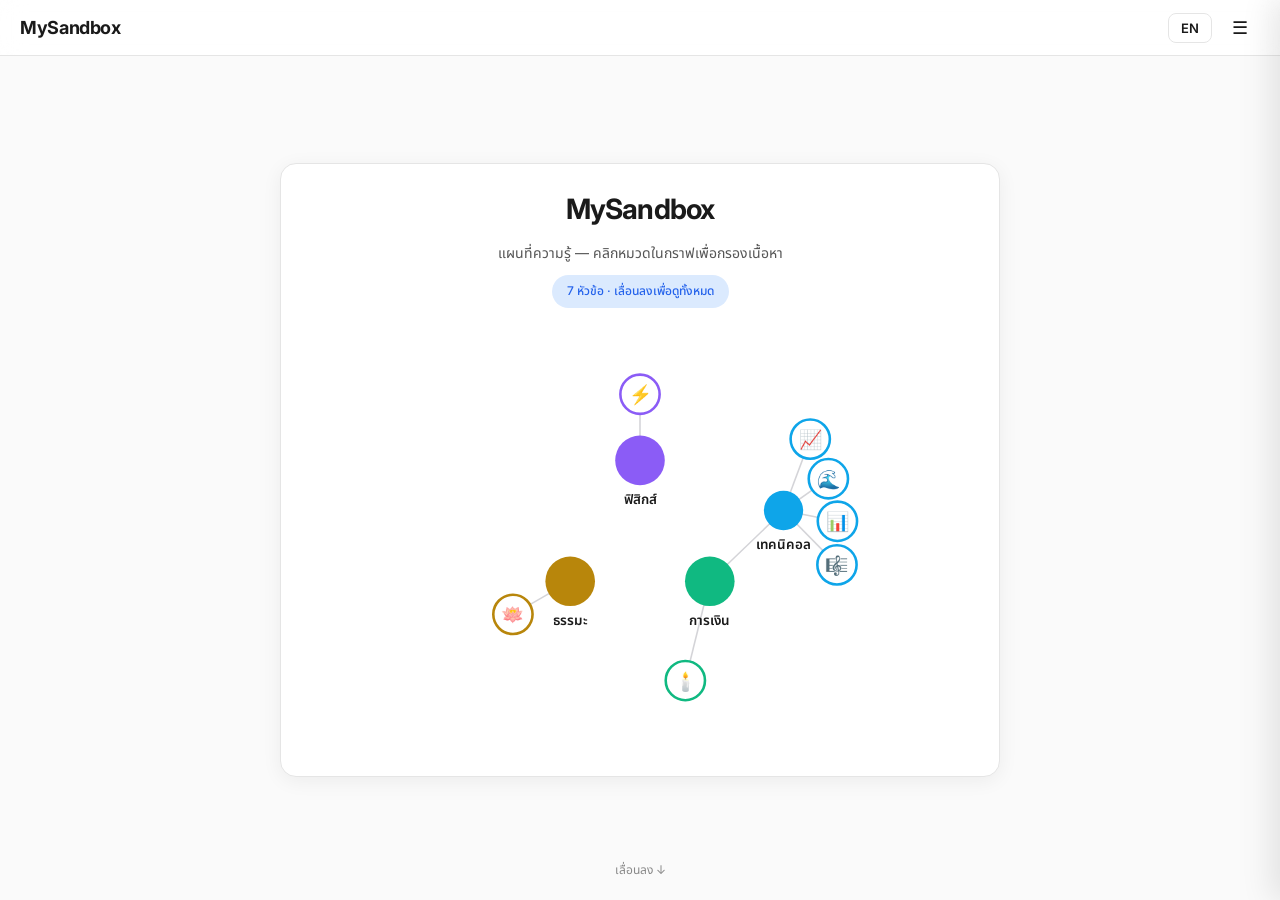
<file: index.html>
<!DOCTYPE html>
<html lang="th">
<head>
  <meta charset="UTF-8" />
  <meta name="viewport" content="width=device-width, initial-scale=1, maximum-scale=1" />
  <title>MySandbox</title>
  <link rel="preconnect" href="https://fonts.googleapis.com">
  <link rel="preconnect" href="https://fonts.gstatic.com" crossorigin>
  <link href="https://fonts.googleapis.com/css2?family=Inter:wght@400;500;600;700&family=Noto+Sans+Thai:wght@400;500;600;700&display=swap" rel="stylesheet">
  <link rel="stylesheet" href="assets/style.css" />
</head>
<body>
  <header class="topbar">
    <div class="topbar__brand">MySandbox</div>
    <div class="topbar__actions">
      <button class="lang-btn" title="Toggle language">EN</button>
      <button class="icon-btn menu-btn" title="Menu" aria-label="Open menu">☰</button>
    </div>
  </header>

  <main class="feed" id="feed"></main>

  <div class="scroll-hint">
    <span data-lang-th>เลื่อนลง ↓</span>
    <span data-lang-en>Scroll ↓</span>
  </div>

  <div class="backdrop" id="backdrop"></div>
  <aside class="drawer" id="drawer" aria-label="Sandbox menu">
    <div class="drawer__header">
      <div class="drawer__title">
        <span data-lang-th>เมนูหัวข้อ</span>
        <span data-lang-en>Topics</span>
      </div>
      <button class="icon-btn drawer-close" aria-label="Close menu">✕</button>
    </div>
    <div class="drawer__list" id="drawer-list"></div>
  </aside>

  <script type="module" src="assets/shell.js"></script>
</body>
</html>
</file>
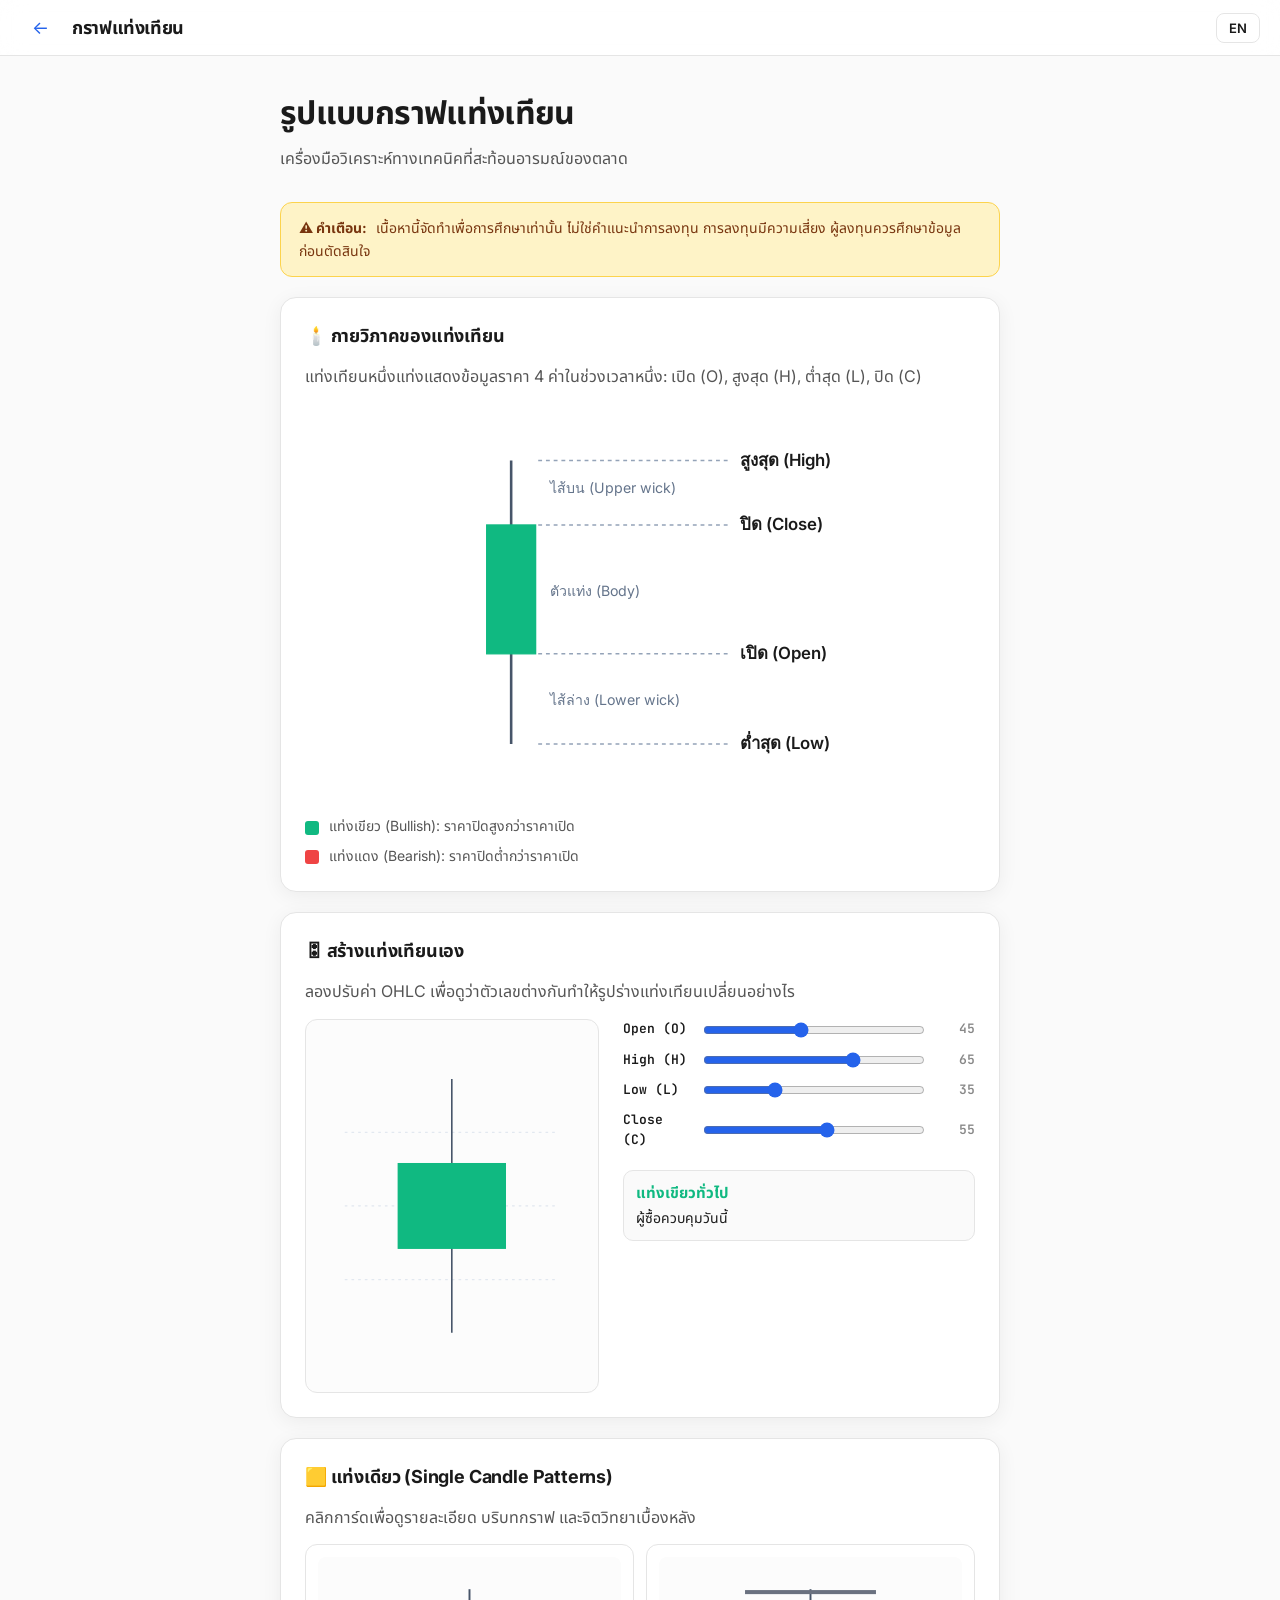
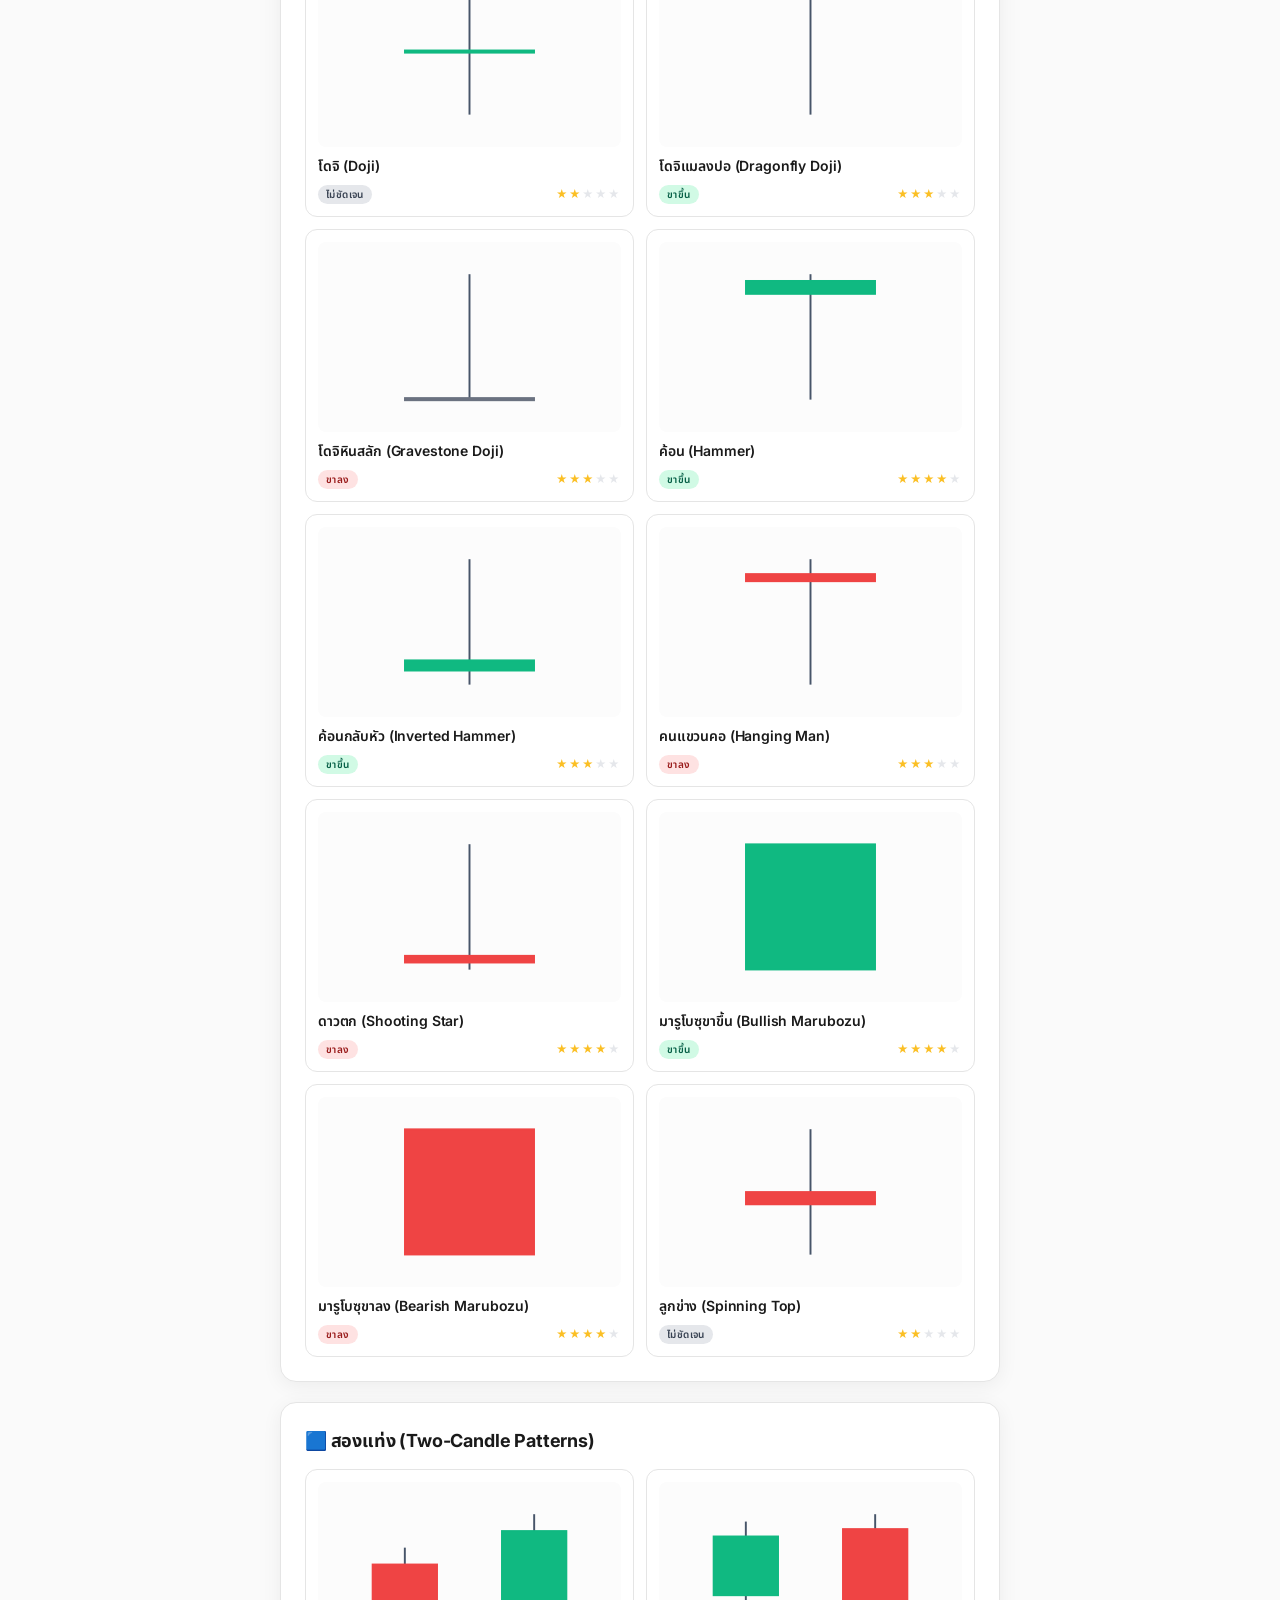
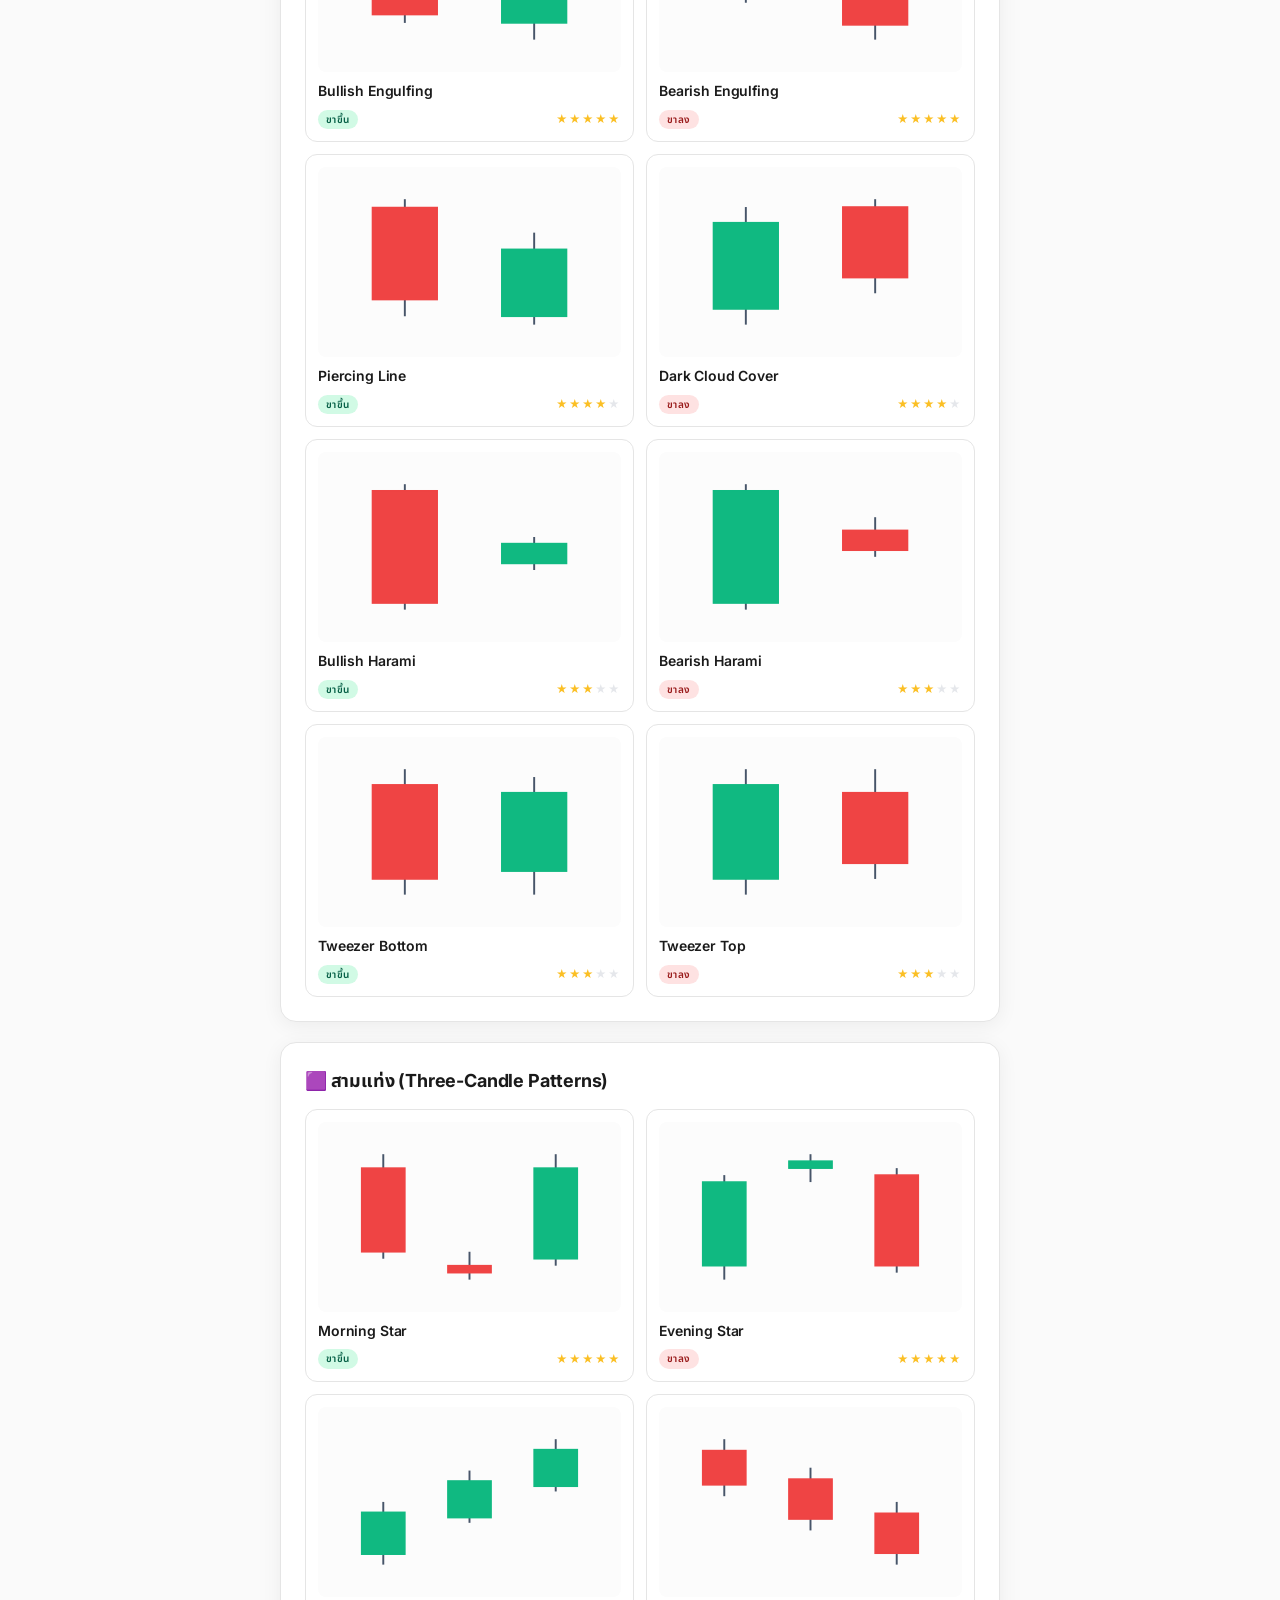
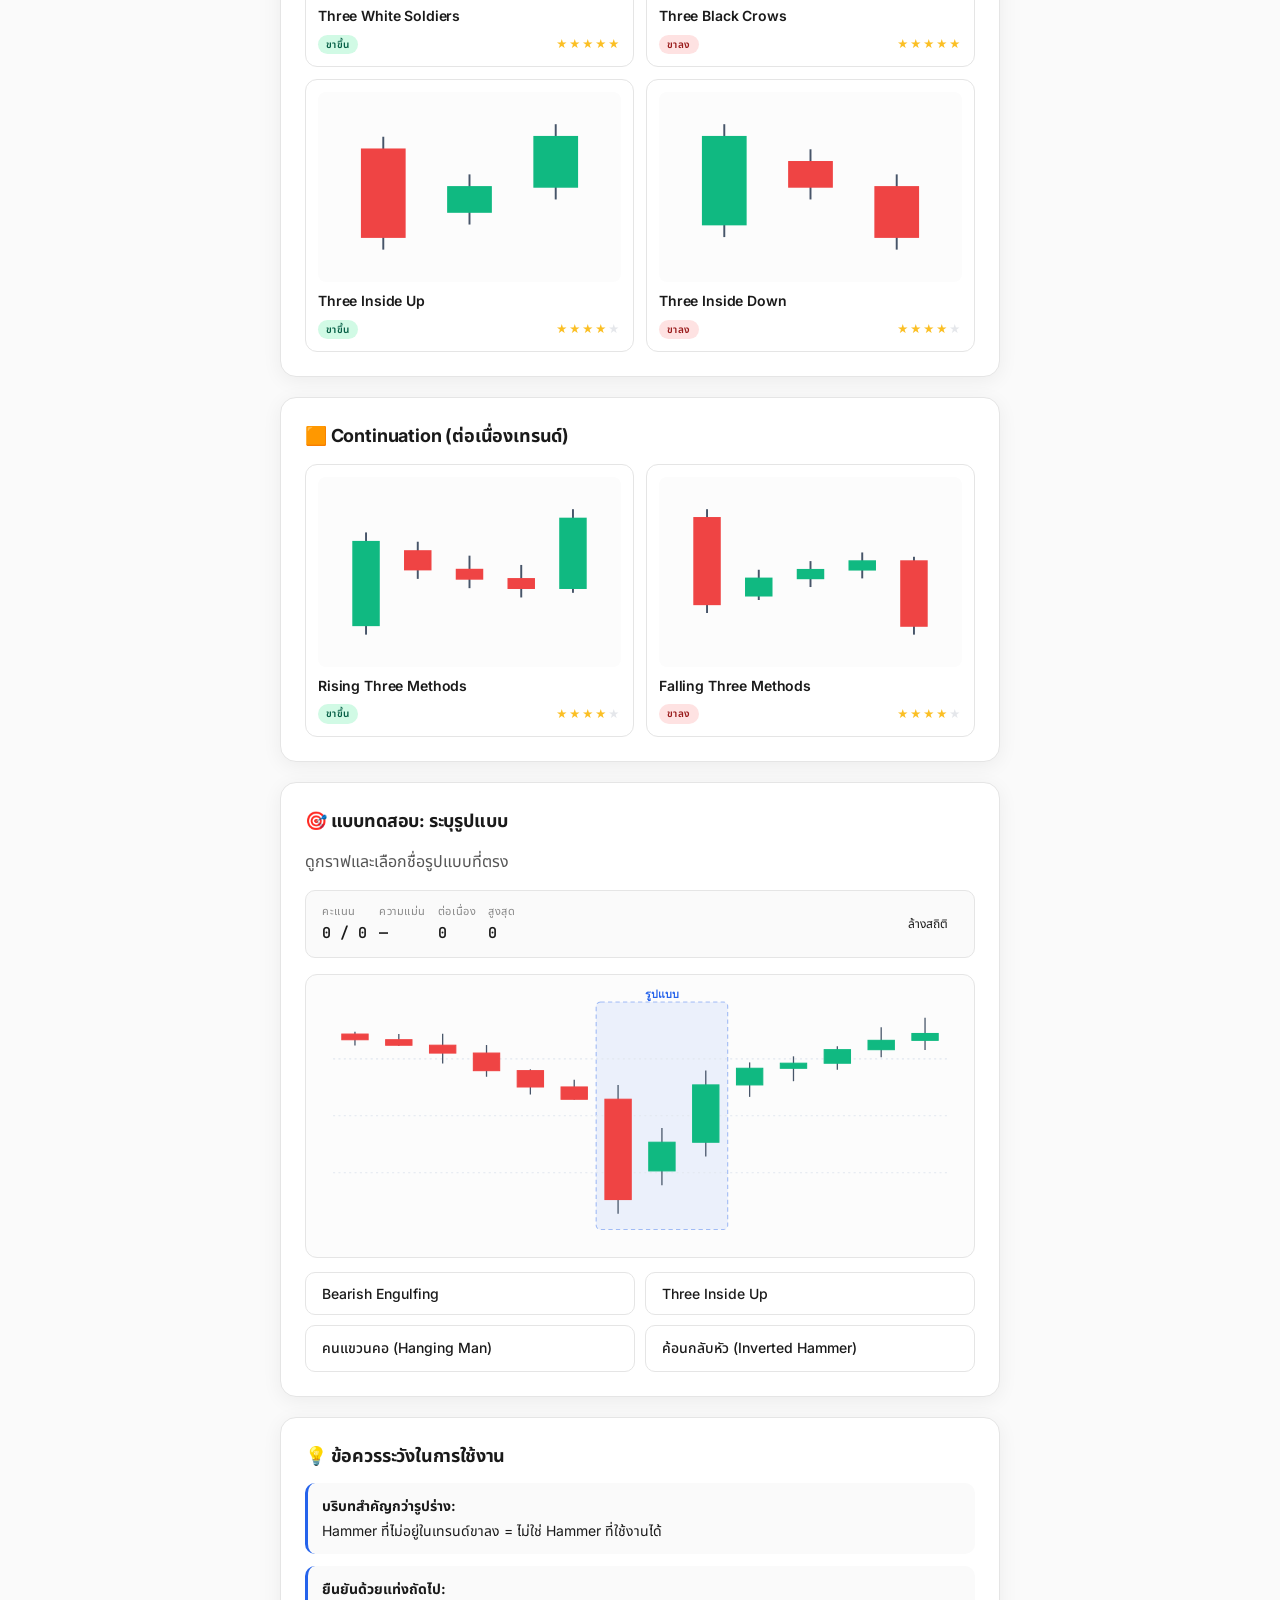
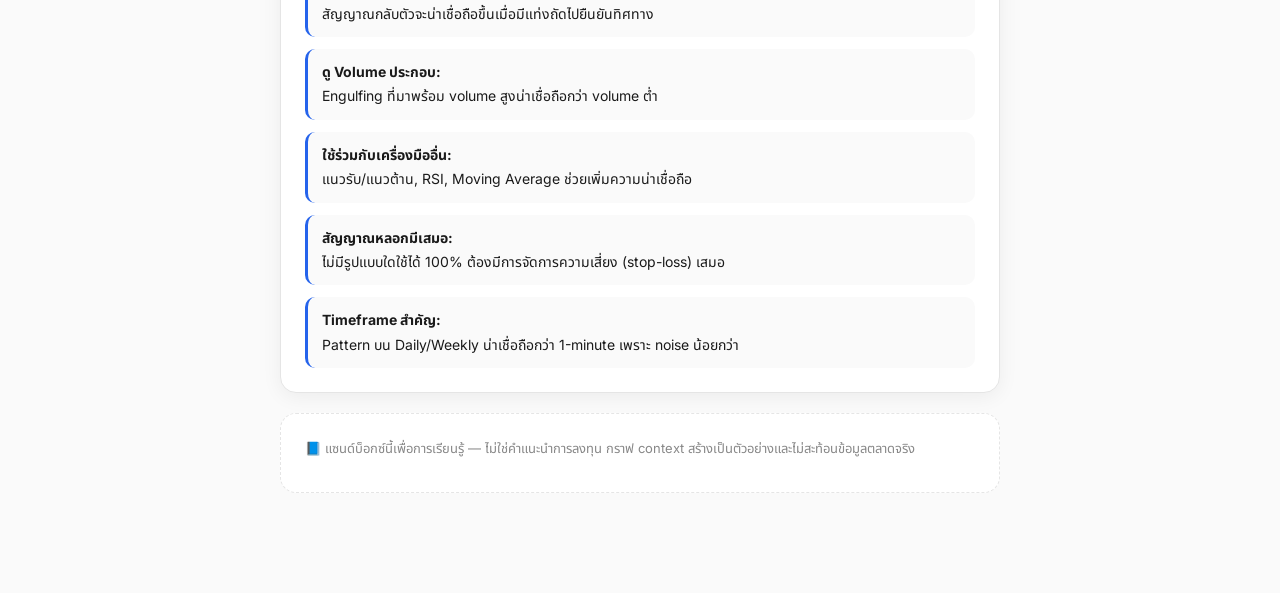
<file: sandboxes/candlestick-patterns/index.html>
<!DOCTYPE html>
<html lang="th">
<head>
  <meta charset="UTF-8" />
  <meta name="viewport" content="width=device-width, initial-scale=1" />
  <title>Candlestick Patterns · MySandbox</title>
  <link rel="preconnect" href="https://fonts.googleapis.com">
  <link rel="preconnect" href="https://fonts.gstatic.com" crossorigin>
  <link href="https://fonts.googleapis.com/css2?family=Inter:wght@400;500;600;700&family=Noto+Sans+Thai:wght@400;500;600;700&family=JetBrains+Mono:wght@400;600&display=swap" rel="stylesheet">
  <link rel="stylesheet" href="../../assets/style.css" />
  <link rel="stylesheet" href="style.css" />
</head>
<body>
  <header class="topbar">
    <div style="display:flex;align-items:center;gap:12px;">
      <a href="../../index.html" class="icon-btn" title="Back">←</a>
      <div class="topbar__brand">
        <span data-lang-th>กราฟแท่งเทียน</span>
        <span data-lang-en>Candlestick Patterns</span>
      </div>
    </div>
    <div class="topbar__actions">
      <button class="lang-btn" title="Toggle language">EN</button>
    </div>
  </header>

  <main class="sandbox-page">
    <div class="sandbox-container">

      <div class="sandbox-header">
        <h1>
          <span data-lang-th>รูปแบบกราฟแท่งเทียน</span>
          <span data-lang-en>Candlestick Chart Patterns</span>
        </h1>
        <div class="sub">
          <span data-lang-th>เครื่องมือวิเคราะห์ทางเทคนิคที่สะท้อนอารมณ์ของตลาด</span>
          <span data-lang-en>Technical analysis tools that reflect market sentiment</span>
        </div>
      </div>

      <!-- Disclaimer -->
      <div class="disclaimer">
        <strong>⚠️
          <span data-lang-th>คำเตือน:</span>
          <span data-lang-en>Disclaimer:</span>
        </strong>
        <span data-lang-th>เนื้อหานี้จัดทำเพื่อการศึกษาเท่านั้น ไม่ใช่คำแนะนำการลงทุน การลงทุนมีความเสี่ยง ผู้ลงทุนควรศึกษาข้อมูลก่อนตัดสินใจ</span>
        <span data-lang-en>This content is for educational purposes only, not investment advice. Trading involves risk — do your own research before investing.</span>
      </div>

      <!-- Section 1: Anatomy -->
      <section class="section">
        <h2>
          <span data-lang-th>🕯️ กายวิภาคของแท่งเทียน</span>
          <span data-lang-en>🕯️ Anatomy of a Candlestick</span>
        </h2>
        <p>
          <span data-lang-th>แท่งเทียนหนึ่งแท่งแสดงข้อมูลราคา 4 ค่าในช่วงเวลาหนึ่ง: เปิด (O), สูงสุด (H), ต่ำสุด (L), ปิด (C)</span>
          <span data-lang-en>A single candlestick shows four price values in a time interval: Open (O), High (H), Low (L), Close (C).</span>
        </p>
        <div id="anatomy-area"></div>
        <div class="anatomy-legend">
          <div><span class="dot bull"></span>
            <span data-lang-th>แท่งเขียว (Bullish): ราคาปิดสูงกว่าราคาเปิด</span>
            <span data-lang-en>Green candle (Bullish): close is higher than open</span>
          </div>
          <div><span class="dot bear"></span>
            <span data-lang-th>แท่งแดง (Bearish): ราคาปิดต่ำกว่าราคาเปิด</span>
            <span data-lang-en>Red candle (Bearish): close is lower than open</span>
          </div>
        </div>
      </section>

      <!-- Section 2: Interactive builder -->
      <section class="section">
        <h2>
          <span data-lang-th>🎛 สร้างแท่งเทียนเอง</span>
          <span data-lang-en>🎛 Build your own candlestick</span>
        </h2>
        <p>
          <span data-lang-th>ลองปรับค่า OHLC เพื่อดูว่าตัวเลขต่างกันทำให้รูปร่างแท่งเทียนเปลี่ยนอย่างไร</span>
          <span data-lang-en>Adjust OHLC values to see how they change the candle shape.</span>
        </p>
        <div class="builder">
          <div class="builder-chart" id="builder-chart"></div>
          <div class="builder-controls">
            <div class="control-row">
              <label>Open (O)</label>
              <input type="range" id="input-o" min="10" max="90" value="45" step="1" />
              <span id="val-o" class="val">45</span>
            </div>
            <div class="control-row">
              <label>High (H)</label>
              <input type="range" id="input-h" min="10" max="90" value="65" step="1" />
              <span id="val-h" class="val">65</span>
            </div>
            <div class="control-row">
              <label>Low (L)</label>
              <input type="range" id="input-l" min="10" max="90" value="35" step="1" />
              <span id="val-l" class="val">35</span>
            </div>
            <div class="control-row">
              <label>Close (C)</label>
              <input type="range" id="input-c" min="10" max="90" value="55" step="1" />
              <span id="val-c" class="val">55</span>
            </div>
            <div class="builder-verdict" id="builder-verdict"></div>
          </div>
        </div>
      </section>

      <!-- Galleries -->
      <section class="section">
        <h2>
          <span data-lang-th>🟨 แท่งเดียว (Single Candle Patterns)</span>
          <span data-lang-en>🟨 Single Candle Patterns</span>
        </h2>
        <p>
          <span data-lang-th>คลิกการ์ดเพื่อดูรายละเอียด บริบทกราฟ และจิตวิทยาเบื้องหลัง</span>
          <span data-lang-en>Click a card to see details, chart context, and market psychology.</span>
        </p>
        <div id="gallery-single" class="pattern-grid"></div>
      </section>

      <section class="section">
        <h2>
          <span data-lang-th>🟦 สองแท่ง (Two-Candle Patterns)</span>
          <span data-lang-en>🟦 Two-Candle Patterns</span>
        </h2>
        <div id="gallery-two" class="pattern-grid"></div>
      </section>

      <section class="section">
        <h2>
          <span data-lang-th>🟪 สามแท่ง (Three-Candle Patterns)</span>
          <span data-lang-en>🟪 Three-Candle Patterns</span>
        </h2>
        <div id="gallery-three" class="pattern-grid"></div>
      </section>

      <section class="section">
        <h2>
          <span data-lang-th>🟧 Continuation (ต่อเนื่องเทรนด์)</span>
          <span data-lang-en>🟧 Continuation Patterns</span>
        </h2>
        <div id="gallery-cont" class="pattern-grid"></div>
      </section>

      <!-- Quiz -->
      <section class="section">
        <h2>
          <span data-lang-th>🎯 แบบทดสอบ: ระบุรูปแบบ</span>
          <span data-lang-en>🎯 Quiz: Identify the Pattern</span>
        </h2>
        <p>
          <span data-lang-th>ดูกราฟและเลือกชื่อรูปแบบที่ตรง</span>
          <span data-lang-en>Look at the chart and pick the matching pattern.</span>
        </p>
        <div class="quiz">
          <div class="quiz-stats">
            <div>
              <span class="stat-label"><span data-lang-th>คะแนน</span><span data-lang-en>Score</span></span>
              <span class="stat-value" id="quiz-score">0 / 0</span>
            </div>
            <div>
              <span class="stat-label"><span data-lang-th>ความแม่น</span><span data-lang-en>Accuracy</span></span>
              <span class="stat-value" id="quiz-accuracy">—</span>
            </div>
            <div>
              <span class="stat-label"><span data-lang-th>ต่อเนื่อง</span><span data-lang-en>Streak</span></span>
              <span class="stat-value" id="quiz-streak">0</span>
            </div>
            <div>
              <span class="stat-label"><span data-lang-th>สูงสุด</span><span data-lang-en>Best</span></span>
              <span class="stat-value" id="quiz-best">0</span>
            </div>
            <button class="btn-secondary" id="quiz-reset">
              <span data-lang-th>ล้างสถิติ</span>
              <span data-lang-en>Reset stats</span>
            </button>
          </div>
          <div class="quiz-chart" id="quiz-chart"></div>
          <div class="quiz-options" id="quiz-options"></div>
          <div class="quiz-feedback" id="quiz-feedback"></div>
          <button class="btn-primary" id="quiz-next" style="display:none;">
            <span data-lang-th>ข้อถัดไป →</span>
            <span data-lang-en>Next question →</span>
          </button>
        </div>
      </section>

      <!-- Tips -->
      <section class="section">
        <h2>
          <span data-lang-th>💡 ข้อควรระวังในการใช้งาน</span>
          <span data-lang-en>💡 Practical Cautions</span>
        </h2>
        <ul class="tips">
          <li>
            <strong><span data-lang-th>บริบทสำคัญกว่ารูปร่าง:</span><span data-lang-en>Context beats shape:</span></strong>
            <span data-lang-th>Hammer ที่ไม่อยู่ในเทรนด์ขาลง = ไม่ใช่ Hammer ที่ใช้งานได้</span>
            <span data-lang-en>A Hammer not preceded by a downtrend isn't an actionable Hammer.</span>
          </li>
          <li>
            <strong><span data-lang-th>ยืนยันด้วยแท่งถัดไป:</span><span data-lang-en>Confirm with follow-through:</span></strong>
            <span data-lang-th>สัญญาณกลับตัวจะน่าเชื่อถือขึ้นเมื่อมีแท่งถัดไปยืนยันทิศทาง</span>
            <span data-lang-en>Reversal signals gain reliability when the next candle confirms direction.</span>
          </li>
          <li>
            <strong><span data-lang-th>ดู Volume ประกอบ:</span><span data-lang-en>Watch the volume:</span></strong>
            <span data-lang-th>Engulfing ที่มาพร้อม volume สูงน่าเชื่อถือกว่า volume ต่ำ</span>
            <span data-lang-en>An Engulfing pattern with high volume is more reliable than one with low volume.</span>
          </li>
          <li>
            <strong><span data-lang-th>ใช้ร่วมกับเครื่องมืออื่น:</span><span data-lang-en>Combine with other tools:</span></strong>
            <span data-lang-th>แนวรับ/แนวต้าน, RSI, Moving Average ช่วยเพิ่มความน่าเชื่อถือ</span>
            <span data-lang-en>Support/resistance, RSI, and moving averages add confirmation.</span>
          </li>
          <li>
            <strong><span data-lang-th>สัญญาณหลอกมีเสมอ:</span><span data-lang-en>False signals exist:</span></strong>
            <span data-lang-th>ไม่มีรูปแบบใดใช้ได้ 100% ต้องมีการจัดการความเสี่ยง (stop-loss) เสมอ</span>
            <span data-lang-en>No pattern is 100% reliable — always use risk management (stop-loss).</span>
          </li>
          <li>
            <strong><span data-lang-th>Timeframe สำคัญ:</span><span data-lang-en>Timeframes matter:</span></strong>
            <span data-lang-th>Pattern บน Daily/Weekly น่าเชื่อถือกว่า 1-minute เพราะ noise น้อยกว่า</span>
            <span data-lang-en>Patterns on Daily/Weekly charts are more reliable than 1-minute charts (less noise).</span>
          </li>
        </ul>
      </section>

      <section class="section footer-note">
        <p style="font-size:13px;color:var(--muted)">
          <span data-lang-th>📘 แซนด์บ็อกซ์นี้เพื่อการเรียนรู้ — ไม่ใช่คำแนะนำการลงทุน กราฟ context สร้างเป็นตัวอย่างและไม่สะท้อนข้อมูลตลาดจริง</span>
          <span data-lang-en>📘 Educational sandbox — not investment advice. Context charts are illustrative and do not reflect real market data.</span>
        </p>
      </section>

    </div>
  </main>

  <!-- Pattern detail modal -->
  <div class="modal-backdrop" id="modal-backdrop"></div>
  <div class="modal" id="pattern-modal" aria-hidden="true">
    <div class="modal-header">
      <h3 id="modal-title"></h3>
      <button class="icon-btn" id="modal-close" aria-label="Close">✕</button>
    </div>
    <div class="modal-body" id="modal-body"></div>
  </div>

  <script type="module" src="../../assets/i18n.js"></script>
  <script type="module" src="script.js"></script>
</body>
</html>
</file>
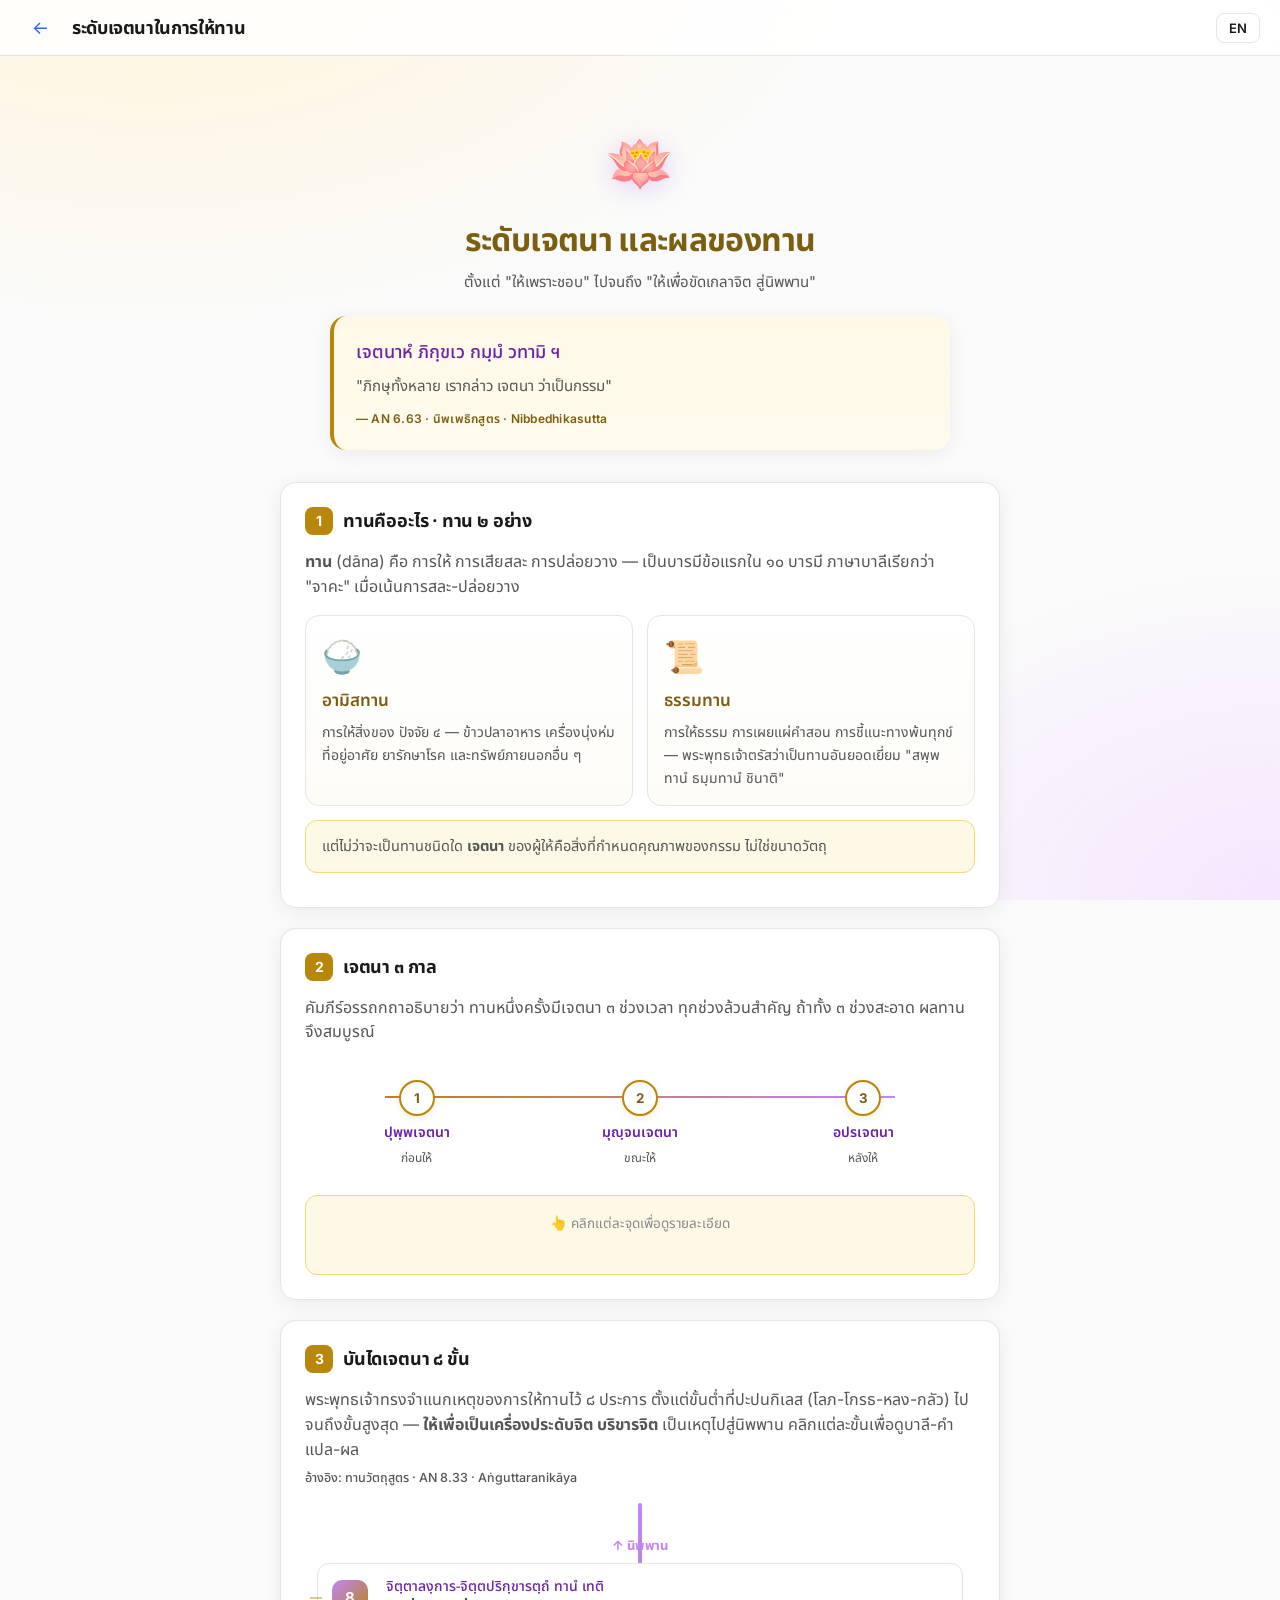
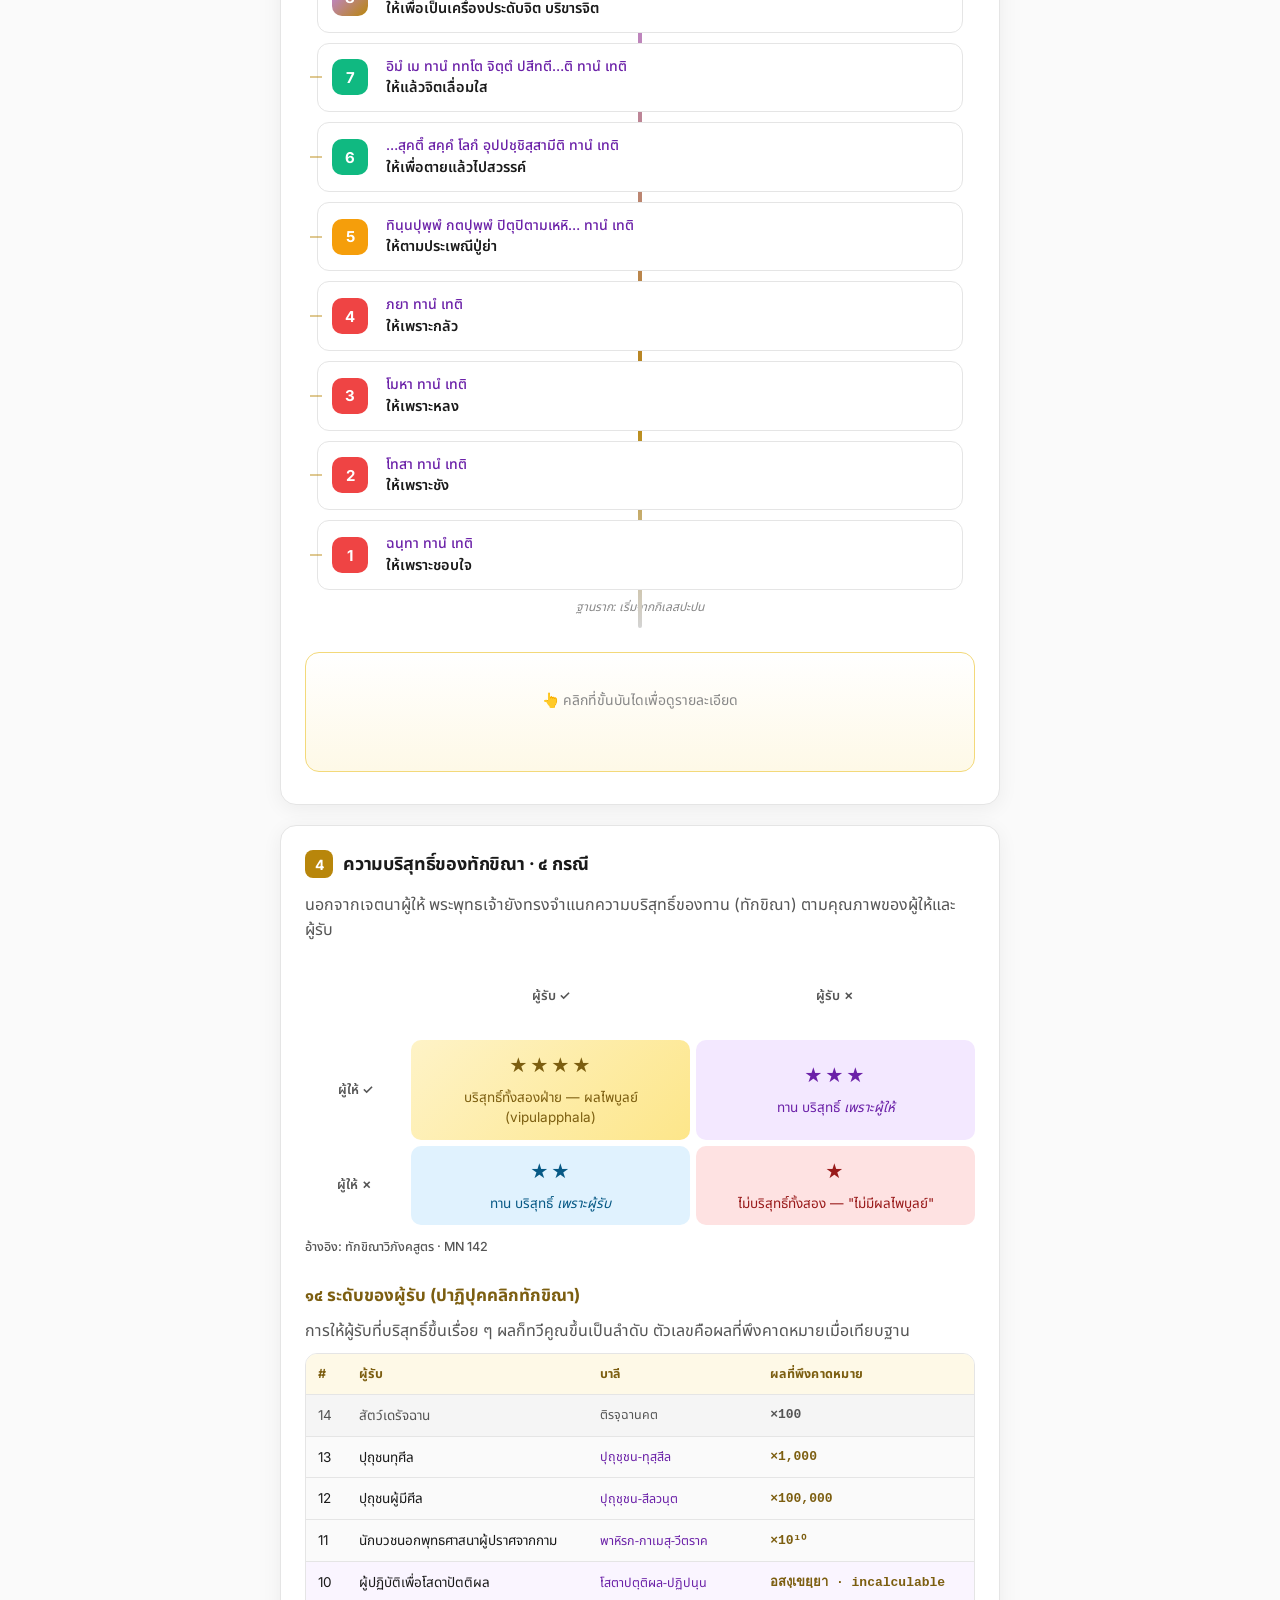
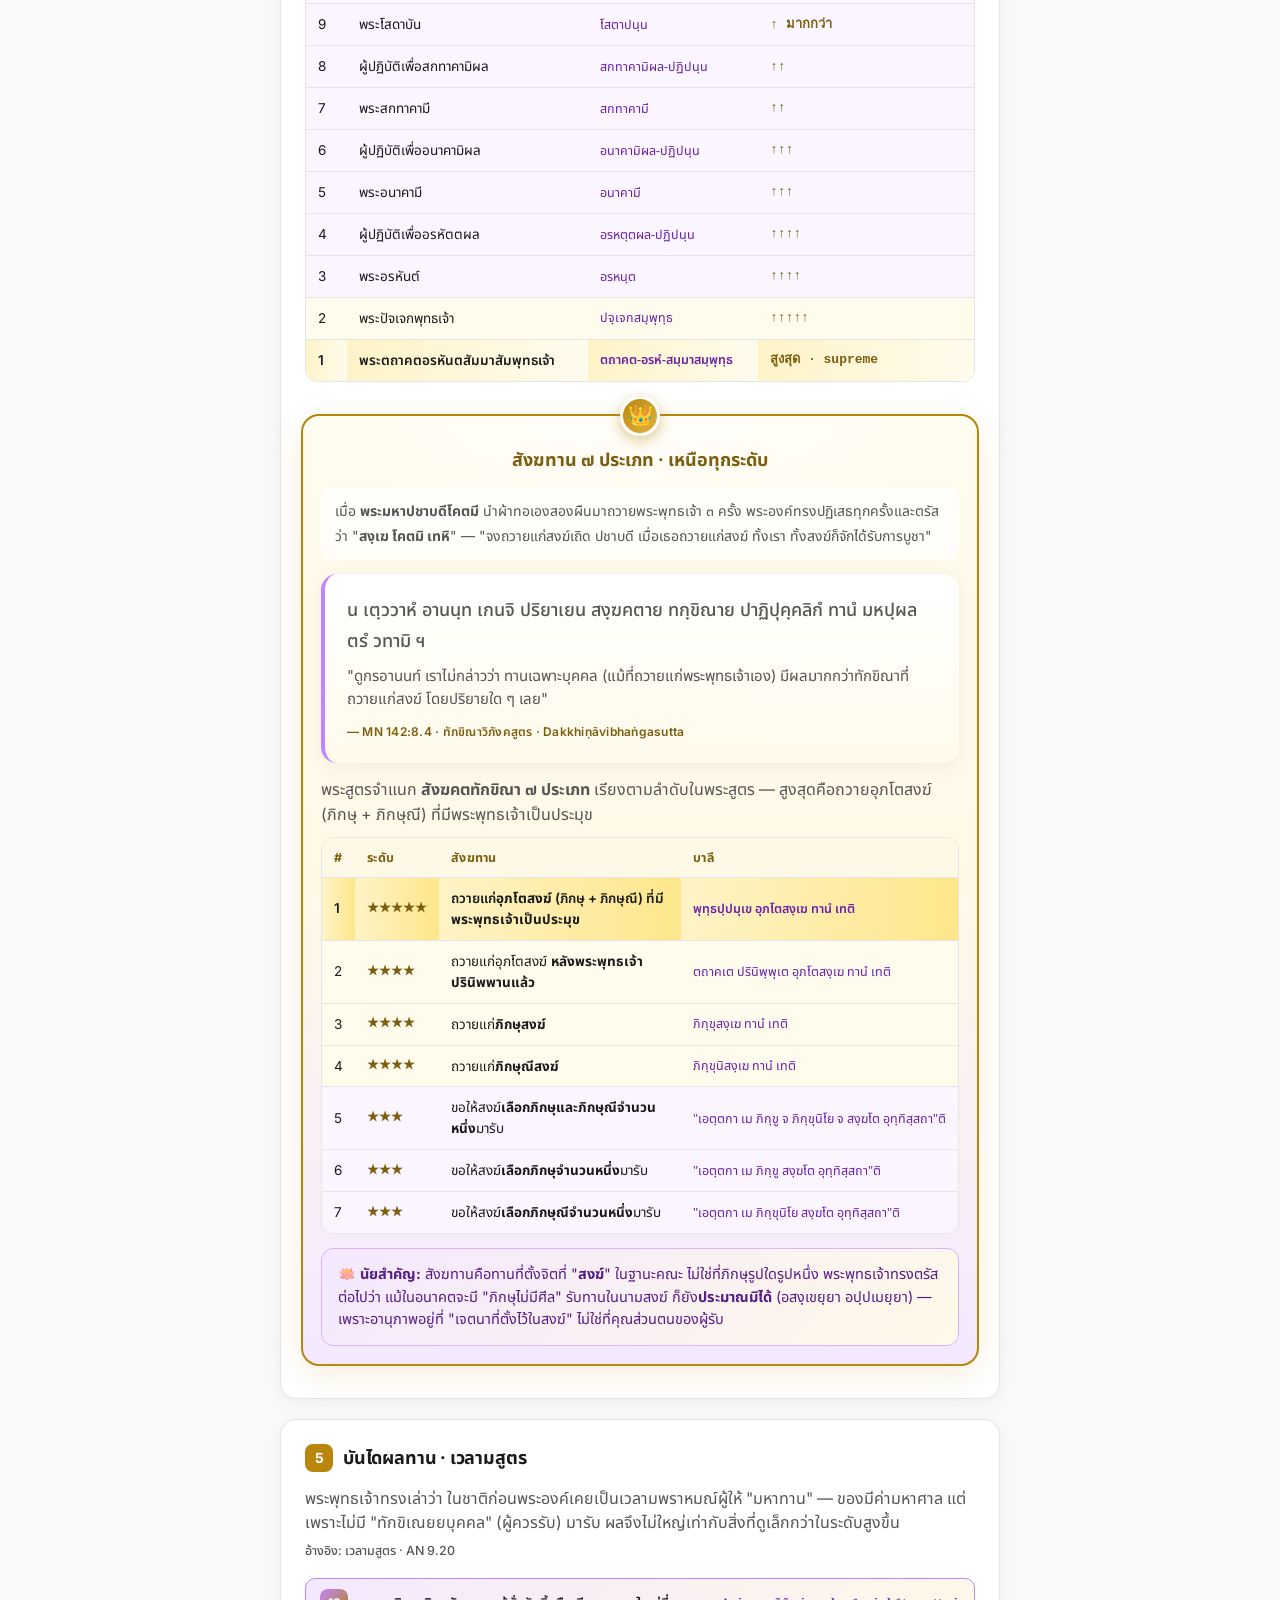
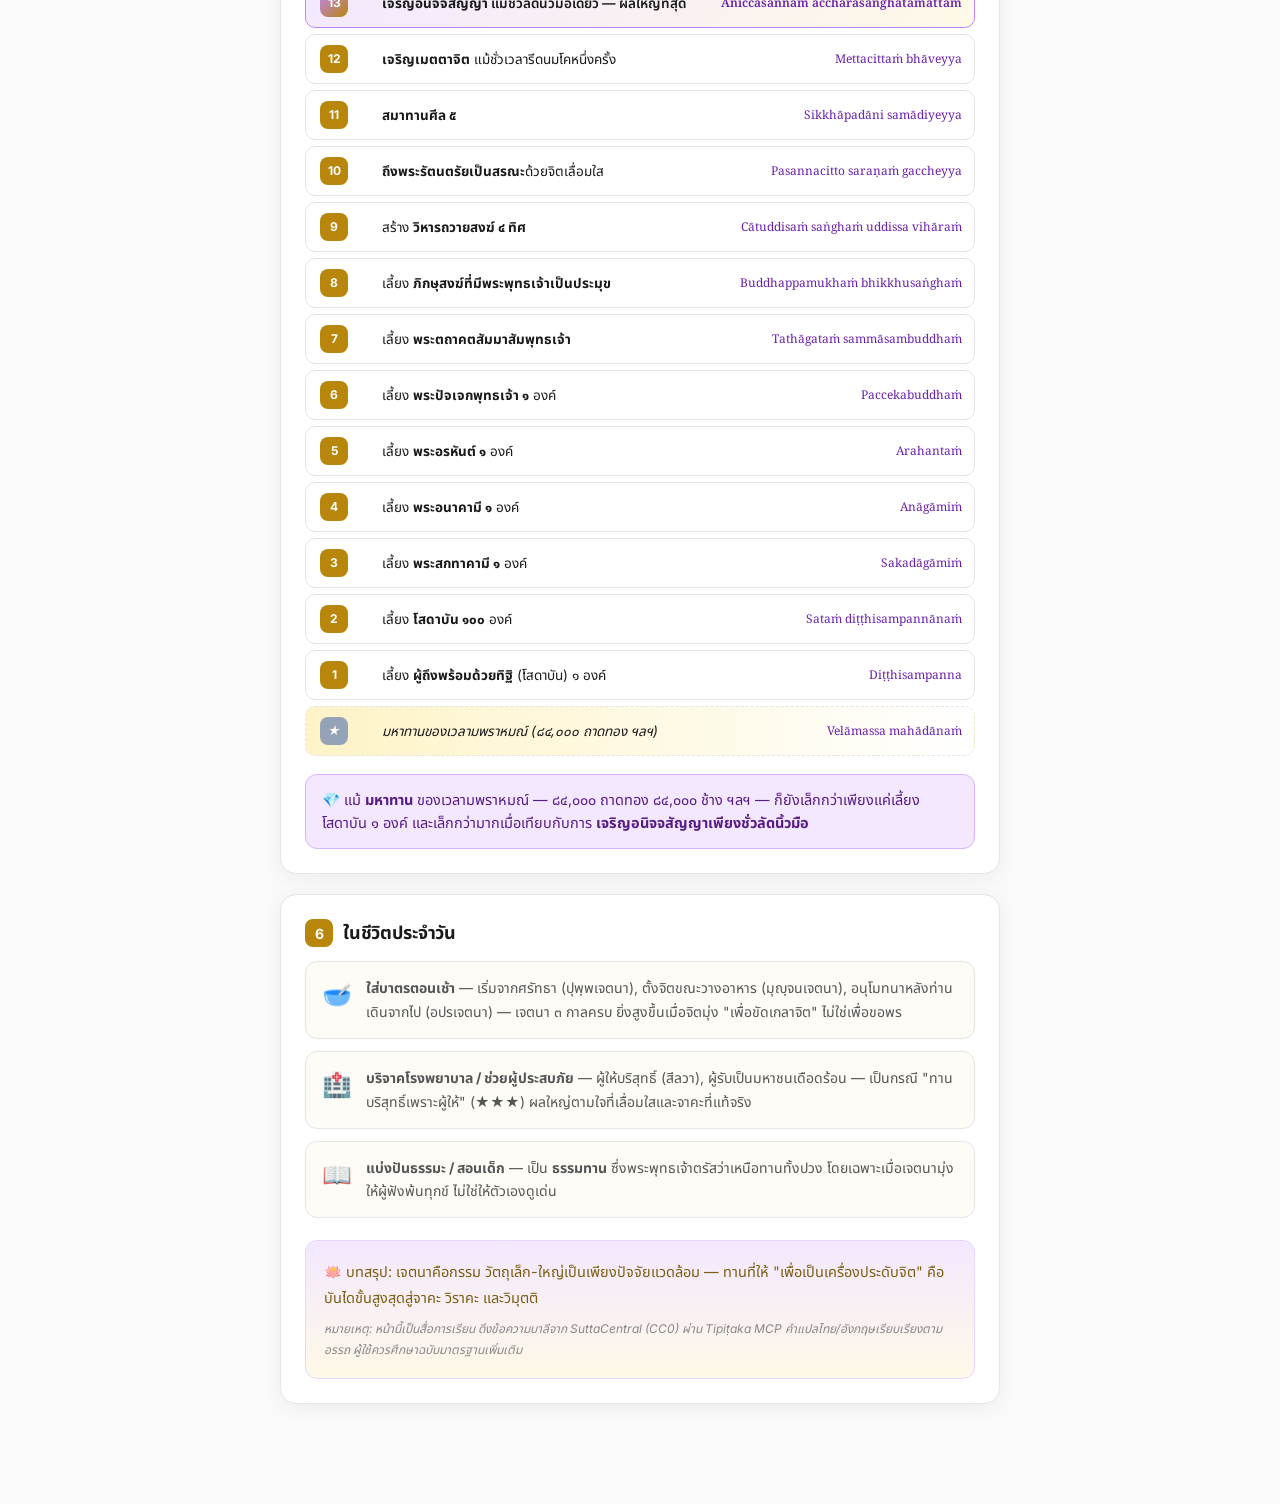
<file: sandboxes/dana-intention/index.html>
<!DOCTYPE html>
<html lang="th">
<head>
  <meta charset="UTF-8" />
  <meta name="viewport" content="width=device-width, initial-scale=1" />
  <title>ระดับเจตนาในการให้ทาน · MySandbox</title>
  <link href="https://fonts.googleapis.com/css2?family=Inter:wght@400;500;600;700&family=Noto+Sans+Thai:wght@400;500;600;700&family=Noto+Serif:ital,wght@0,400;0,500;1,400;1,500&display=swap" rel="stylesheet">
  <link rel="stylesheet" href="../../assets/style.css" />
  <link rel="stylesheet" href="style.css" />
</head>
<body class="dana-body">
  <header class="topbar">
    <div style="display:flex;align-items:center;gap:12px;">
      <a href="../../index.html" class="icon-btn" aria-label="กลับ">←</a>
      <div class="topbar__brand">
        <span data-lang-th>ระดับเจตนาในการให้ทาน</span>
        <span data-lang-en>Levels of Intention in Giving</span>
      </div>
    </div>
    <div class="topbar__actions">
      <button class="lang-btn">EN</button>
    </div>
  </header>

  <main class="sandbox-page dana-page">
    <div class="sandbox-container">

      <!-- HERO -->
      <div class="dana-hero">
        <div class="dana-hero__lotus">🪷</div>
        <h1>
          <span data-lang-th>ระดับเจตนา และผลของทาน</span>
          <span data-lang-en>Levels of Intention &amp; the Fruits of Giving</span>
        </h1>
        <p class="sub">
          <span data-lang-th>ตั้งแต่ "ให้เพราะชอบ" ไปจนถึง "ให้เพื่อขัดเกลาจิต สู่นิพพาน"</span>
          <span data-lang-en>From "giving out of liking" to "giving as an adornment of the mind, leading to nibbāna"</span>
        </p>

        <blockquote class="pali-quote dana-hero__quote">
          <p class="pali">
            <span data-lang-th>เจตนาหํ ภิกฺขเว กมฺมํ วทามิ ฯ</span>
            <span data-lang-en>Cetanāhaṁ, bhikkhave, kammaṁ vadāmi.</span>
          </p>
          <p class="trans">
            <span data-lang-th>"ภิกษุทั้งหลาย เรากล่าว เจตนา ว่าเป็นกรรม"</span>
            <span data-lang-en>"It is intention, mendicants, that I call deed (kamma)."</span>
          </p>
          <cite>— AN 6.63 · นิพเพธิกสูตร · Nibbedhikasutta</cite>
        </blockquote>
      </div>

      <!-- 1. INTRO + 2 TYPES OF GIVING -->
      <section class="section">
        <h2>
          <span class="sec-num">1</span>
          <span data-lang-th>ทานคืออะไร · ทาน ๒ อย่าง</span>
          <span data-lang-en>What is Dāna · Two Kinds of Giving</span>
        </h2>
        <p>
          <span data-lang-th><b>ทาน</b> (dāna) คือ การให้ การเสียสละ การปล่อยวาง — เป็นบารมีข้อแรกใน ๑๐ บารมี ภาษาบาลีเรียกว่า "จาคะ" เมื่อเน้นการสละ-ปล่อยวาง</span>
          <span data-lang-en><b>Dāna</b> means giving, generosity, and relinquishment — the first of the ten pāramī. When emphasising letting-go, it is called <i>cāga</i>.</span>
        </p>

        <div class="dana-types">
          <div class="dana-type">
            <div class="dana-type__icon">🍚</div>
            <h3 class="pali-th">
              <span data-lang-th>อามิสทาน</span>
              <span data-lang-en>Āmisa-dāna</span>
            </h3>
            <p>
              <span data-lang-th>การให้สิ่งของ ปัจจัย ๔ — ข้าวปลาอาหาร เครื่องนุ่งห่ม ที่อยู่อาศัย ยารักษาโรค และทรัพย์ภายนอกอื่น ๆ</span>
              <span data-lang-en>Material gifts — the four requisites (food, clothing, shelter, medicine) and other external goods.</span>
            </p>
          </div>
          <div class="dana-type">
            <div class="dana-type__icon">📜</div>
            <h3 class="pali-th">
              <span data-lang-th>ธรรมทาน</span>
              <span data-lang-en>Dhamma-dāna</span>
            </h3>
            <p>
              <span data-lang-th>การให้ธรรม การเผยแผ่คำสอน การชี้แนะทางพ้นทุกข์ — พระพุทธเจ้าตรัสว่าเป็นทานอันยอดเยี่ยม "สพฺพทานํ ธมฺมทานํ ชินาติ"</span>
              <span data-lang-en>The gift of Dhamma — sharing teachings, pointing out the path. The Buddha called it supreme: <i>"Sabbadānaṁ dhammadānaṁ jināti"</i> — the gift of Dhamma surpasses all gifts.</span>
            </p>
          </div>
        </div>

        <p class="dana-callout">
          <span data-lang-th>แต่ไม่ว่าจะเป็นทานชนิดใด <b>เจตนา</b> ของผู้ให้คือสิ่งที่กำหนดคุณภาพของกรรม ไม่ใช่ขนาดวัตถุ</span>
          <span data-lang-en>Yet for any kind of giving, it is the giver's <b>intention (cetanā)</b> — not the size of the gift — that determines the quality of the deed.</span>
        </p>
      </section>

      <!-- 2. CETANĀ 3 KĀLA -->
      <section class="section">
        <h2>
          <span class="sec-num">2</span>
          <span data-lang-th>เจตนา ๓ กาล</span>
          <span data-lang-en>The Three Phases of Intention</span>
        </h2>
        <p>
          <span data-lang-th>คัมภีร์อรรถกถาอธิบายว่า ทานหนึ่งครั้งมีเจตนา ๓ ช่วงเวลา ทุกช่วงล้วนสำคัญ ถ้าทั้ง ๓ ช่วงสะอาด ผลทานจึงสมบูรณ์</span>
          <span data-lang-en>Commentarial tradition (Aṭṭhakathā) divides every act of giving into three phases of intention. When all three are bright, the fruit is complete.</span>
        </p>

        <div class="cetana-timeline">
          <div class="cetana-line"></div>

          <button class="cetana-node" data-cetana="1">
            <div class="cetana-node__dot">1</div>
            <div class="cetana-node__title pali-th">
              <span data-lang-th>ปุพฺพเจตนา</span>
              <span data-lang-en>Pubba-cetanā</span>
            </div>
            <div class="cetana-node__sub">
              <span data-lang-th>ก่อนให้</span>
              <span data-lang-en>Before</span>
            </div>
          </button>

          <button class="cetana-node" data-cetana="2">
            <div class="cetana-node__dot">2</div>
            <div class="cetana-node__title pali-th">
              <span data-lang-th>มุญฺจนเจตนา</span>
              <span data-lang-en>Muñcana-cetanā</span>
            </div>
            <div class="cetana-node__sub">
              <span data-lang-th>ขณะให้</span>
              <span data-lang-en>During</span>
            </div>
          </button>

          <button class="cetana-node" data-cetana="3">
            <div class="cetana-node__dot">3</div>
            <div class="cetana-node__title pali-th">
              <span data-lang-th>อปรเจตนา</span>
              <span data-lang-en>Apara-cetanā</span>
            </div>
            <div class="cetana-node__sub">
              <span data-lang-th>หลังให้</span>
              <span data-lang-en>After</span>
            </div>
          </button>
        </div>

        <div id="cetanaPanel" class="cetana-panel" aria-live="polite"></div>
      </section>

      <!-- 3. MAIN: 8 GROUNDS LADDER -->
      <section class="section dana-ladder-section">
        <h2>
          <span class="sec-num">3</span>
          <span data-lang-th>บันไดเจตนา ๘ ขั้น</span>
          <span data-lang-en>The Eight-Step Ladder of Motivations</span>
        </h2>
        <p>
          <span data-lang-th>พระพุทธเจ้าทรงจำแนกเหตุของการให้ทานไว้ ๘ ประการ ตั้งแต่ขั้นต่ำที่ปะปนกิเลส (โลภ-โกรธ-หลง-กลัว) ไปจนถึงขั้นสูงสุด — <b>ให้เพื่อเป็นเครื่องประดับจิต บริขารจิต</b> เป็นเหตุไปสู่นิพพาน คลิกแต่ละขั้นเพื่อดูบาลี-คำแปล-ผล</span>
          <span data-lang-en>The Buddha enumerated <b>eight grounds for giving</b>, ranging from coarse motives mixed with defilements (greed, hatred, delusion, fear) up to the highest — <b>"adornment and requisite for the mind"</b>, leading to nibbāna. Click each step to see the Pali, translation, and result.</span>
        </p>
        <p class="dana-source">
          <span data-lang-th>อ้างอิง: ทานวัตถุสูตร · AN 8.33 · Aṅguttaranikāya</span>
          <span data-lang-en>Source: Dānavatthusutta · AN 8.33 · Numbered Discourses</span>
        </p>

        <div class="dana-ladder">
          <div class="dana-ladder__rail"></div>
          <div class="dana-ladder__nibbana">
            <span data-lang-th>↑ นิพพาน</span>
            <span data-lang-en>↑ Nibbāna</span>
          </div>
          <div class="dana-ladder__steps" id="ladderSteps"></div>
          <div class="dana-ladder__base">
            <span data-lang-th>ฐานราก: เริ่มจากกิเลสปะปน</span>
            <span data-lang-en>Base: starting from defilement-mixed motives</span>
          </div>
        </div>

        <div id="ladderPanel" class="ladder-panel" aria-live="polite">
          <div class="ladder-panel__hint">
            <span data-lang-th>👆 คลิกที่ขั้นบันไดเพื่อดูรายละเอียด</span>
            <span data-lang-en>👆 Click a step to see details</span>
          </div>
        </div>
      </section>

      <!-- 4. PURIFICATION + 14 RECIPIENTS -->
      <section class="section">
        <h2>
          <span class="sec-num">4</span>
          <span data-lang-th>ความบริสุทธิ์ของทักขิณา · ๔ กรณี</span>
          <span data-lang-en>Four Ways a Donation is Purified</span>
        </h2>
        <p>
          <span data-lang-th>นอกจากเจตนาผู้ให้ พระพุทธเจ้ายังทรงจำแนกความบริสุทธิ์ของทาน (ทักขิณา) ตามคุณภาพของผู้ให้และผู้รับ</span>
          <span data-lang-en>Beyond the giver's intention, the Buddha classified the purity of a donation by the quality of both the giver and the recipient.</span>
        </p>

        <div class="visuddhi-grid">
          <div class="vh-cell vh-cell--head"></div>
          <div class="vh-cell vh-cell--head">
            <span data-lang-th>ผู้รับ ✓</span>
            <span data-lang-en>Recipient ✓</span>
          </div>
          <div class="vh-cell vh-cell--head">
            <span data-lang-th>ผู้รับ ✗</span>
            <span data-lang-en>Recipient ✗</span>
          </div>

          <div class="vh-cell vh-cell--head">
            <span data-lang-th>ผู้ให้ ✓</span>
            <span data-lang-en>Giver ✓</span>
          </div>
          <div class="vh-cell vh-cell--best">
            <div class="vh-rank">★★★★</div>
            <span data-lang-th>บริสุทธิ์ทั้งสองฝ่าย — ผลไพบูลย์ (vipulapphala)</span>
            <span data-lang-en>Both pure — abundantly fruitful</span>
          </div>
          <div class="vh-cell vh-cell--good">
            <div class="vh-rank">★★★</div>
            <span data-lang-th>ทาน&nbsp;บริสุทธิ์&nbsp;<i>เพราะผู้ให้</i></span>
            <span data-lang-en>Purified <i>by the giver</i></span>
          </div>

          <div class="vh-cell vh-cell--head">
            <span data-lang-th>ผู้ให้ ✗</span>
            <span data-lang-en>Giver ✗</span>
          </div>
          <div class="vh-cell vh-cell--mid">
            <div class="vh-rank">★★</div>
            <span data-lang-th>ทาน&nbsp;บริสุทธิ์&nbsp;<i>เพราะผู้รับ</i></span>
            <span data-lang-en>Purified <i>by the recipient</i></span>
          </div>
          <div class="vh-cell vh-cell--worst">
            <div class="vh-rank">★</div>
            <span data-lang-th>ไม่บริสุทธิ์ทั้งสอง — "ไม่มีผลไพบูลย์"</span>
            <span data-lang-en>Neither pure — "not abundantly fruitful"</span>
          </div>
        </div>

        <p class="dana-source">
          <span data-lang-th>อ้างอิง: ทักขิณาวิภังคสูตร · MN 142</span>
          <span data-lang-en>Source: Dakkhiṇāvibhaṅgasutta · MN 142</span>
        </p>

        <h3 class="recip-h">
          <span data-lang-th>๑๔ ระดับของผู้รับ (ปาฏิปุคคลิกทักขิณา)</span>
          <span data-lang-en>14 Levels of Recipients (Pāṭipuggalikā Dakkhiṇā)</span>
        </h3>
        <p>
          <span data-lang-th>การให้ผู้รับที่บริสุทธิ์ขึ้นเรื่อย ๆ ผลก็ทวีคูณขึ้นเป็นลำดับ ตัวเลขคือผลที่พึงคาดหมายเมื่อเทียบฐาน</span>
          <span data-lang-en>The purer the recipient, the more multiplied the result. Multipliers are expected returns relative to the base.</span>
        </p>
        <div class="recip-table-wrap">
          <table class="recip-table" id="recipTable"></table>
        </div>

        <!-- 4.5 SAṄGHADĀNA — surpasses all -->
        <div class="sangha-climax">
          <div class="sangha-climax__crown">👑</div>
          <h3 class="recip-h sangha-climax__h">
            <span data-lang-th>สังฆทาน ๗ ประเภท · เหนือทุกระดับ</span>
            <span data-lang-en>The Seven Saṅghadānas · Surpassing All</span>
          </h3>

          <p class="sangha-story">
            <span data-lang-th>เมื่อ <b>พระมหาปชาบดีโคตมี</b> นำผ้าทอเองสองผืนมาถวายพระพุทธเจ้า ๓ ครั้ง พระองค์ทรงปฏิเสธทุกครั้งและตรัสว่า "<b>สงฺเฆ โคตมิ เทหิ</b>" — "จงถวายแก่สงฆ์เถิด ปชาบดี เมื่อเธอถวายแก่สงฆ์ ทั้งเรา ทั้งสงฆ์ก็จักได้รับการบูชา"</span>
            <span data-lang-en>When <b>Mahāpajāpatī Gotamī</b> tried three times to offer the Buddha a pair of robes she had spun herself, he refused each time, saying: <i>"Saṅghe, gotami, dehi"</i> — <b>"Give it to the Saṅgha, Gotamī. When you give to the Saṅgha, both the Saṅgha and I will be honored."</b></span>
          </p>

          <blockquote class="pali-quote sangha-climax__quote">
            <p class="pali">
              <span data-lang-th>น เตฺววาหํ อานนฺท เกนจิ ปริยาเยน สงฺฆคตาย ทกฺขิณาย ปาฏิปุคฺคลิกํ ทานํ มหปฺผลตรํ วทามิ ฯ</span>
              <span data-lang-en>Na tvevāhaṁ, ānanda, kenaci pariyāyena saṅghagatāya dakkhiṇāya pāṭipuggalikaṁ dānaṁ mahapphalataraṁ vadāmi.</span>
            </p>
            <p class="trans">
              <span data-lang-th>"ดูกรอานนท์ เราไม่กล่าวว่า ทานเฉพาะบุคคล (แม้ที่ถวายแก่พระพุทธเจ้าเอง) มีผลมากกว่าทักขิณาที่ถวายแก่สงฆ์ โดยปริยายใด ๆ เลย"</span>
              <span data-lang-en>"There is no way, Ānanda, that a personal offering — even one made to the Buddha — can be more fruitful than one bestowed on a Saṅgha."</span>
            </p>
            <cite>— MN 142:8.4 · ทักขิณาวิภังคสูตร · Dakkhiṇāvibhaṅgasutta</cite>
          </blockquote>

          <p>
            <span data-lang-th>พระสูตรจำแนก <b>สังฆคตทักขิณา ๗ ประเภท</b> เรียงตามลำดับในพระสูตร — สูงสุดคือถวายอุภโตสงฆ์ (ภิกษุ + ภิกษุณี) ที่มีพระพุทธเจ้าเป็นประมุข</span>
            <span data-lang-en>The sutta lists <b>seven types of saṅghadāna</b>, in the order given. The highest: offering to <i>both</i> Saṅghas (monks and nuns) headed by the Buddha himself.</span>
          </p>

          <div class="recip-table-wrap">
            <table class="recip-table sangha-table" id="sanghaTable"></table>
          </div>

          <div class="dana-callout dana-callout--lotus">
            <span data-lang-th>🪷 <b>นัยสำคัญ:</b> สังฆทานคือทานที่ตั้งจิตที่ "<b>สงฆ์</b>" ในฐานะคณะ ไม่ใช่ที่ภิกษุรูปใดรูปหนึ่ง พระพุทธเจ้าทรงตรัสต่อไปว่า แม้ในอนาคตจะมี "ภิกษุไม่มีศีล" รับทานในนามสงฆ์ ก็ยัง<b>ประมาณมิได้</b> (อสงฺเขยฺยา อปฺปเมยฺยา) — เพราะอานุภาพอยู่ที่ "เจตนาที่ตั้งไว้ในสงฆ์" ไม่ใช่ที่คุณส่วนตนของผู้รับ</span>
            <span data-lang-en>🪷 <b>Crucial point:</b> Saṅghadāna means giving to <b>"the Saṅgha"</b> as a community — not to any individual monk. The Buddha went on to say that even when, in the future, "unethical lambs of the flock" receive in the name of the Saṅgha, the gift remains <b>incalculable and immeasurable</b> (asaṅkheyyā appameyyā). The power lies in the giver's intention being set on <i>the Saṅgha itself</i>, not on the recipient's personal qualities.</span>
          </div>
        </div>
      </section>

      <!-- 5. VELĀMA LADDER -->
      <section class="section">
        <h2>
          <span class="sec-num">5</span>
          <span data-lang-th>บันไดผลทาน · เวลามสูตร</span>
          <span data-lang-en>The Ladder of Fruitfulness · Velāma Sutta</span>
        </h2>
        <p>
          <span data-lang-th>พระพุทธเจ้าทรงเล่าว่า ในชาติก่อนพระองค์เคยเป็นเวลามพราหมณ์ผู้ให้ "มหาทาน" — ของมีค่ามหาศาล แต่เพราะไม่มี "ทักขิเณยยบุคคล" (ผู้ควรรับ) มารับ ผลจึงไม่ใหญ่เท่ากับสิ่งที่ดูเล็กกว่าในระดับสูงขึ้น</span>
          <span data-lang-en>The Buddha recalled that in a past life he was Velāma the brahmin, who gave a vast offering. But because there was no "worthy recipient" (dakkhiṇeyya), it produced less fruit than smaller acts at higher levels.</span>
        </p>
        <p class="dana-source">
          <span data-lang-th>อ้างอิง: เวลามสูตร · AN 9.20</span>
          <span data-lang-en>Source: Velāmasutta · AN 9.20</span>
        </p>

        <div class="velama-ladder" id="velamaLadder"></div>

        <div class="dana-callout dana-callout--insight">
          <span data-lang-th>💎 แม้ <b>มหาทาน</b> ของเวลามพราหมณ์ — ๘๔,๐๐๐ ถาดทอง ๘๔,๐๐๐ ช้าง ฯลฯ — ก็ยังเล็กกว่าเพียงแค่เลี้ยงโสดาบัน ๑ องค์ และเล็กกว่ามากเมื่อเทียบกับการ <b>เจริญอนิจจสัญญาเพียงชั่วลัดนิ้วมือ</b></span>
          <span data-lang-en>💎 Even Velāma's massive offering — 84,000 gold dishes, 84,000 elephants, etc. — yields less than feeding a single stream-enterer, and far less than <b>cultivating the perception of impermanence even for a finger-snap</b>.</span>
        </div>
      </section>

      <!-- 6. PRACTICAL EXAMPLES + FOOTER -->
      <section class="section">
        <h2>
          <span class="sec-num">6</span>
          <span data-lang-th>ในชีวิตประจำวัน</span>
          <span data-lang-en>In Daily Life</span>
        </h2>

        <div class="examples">
          <div class="example">
            <div class="example__icon">🥣</div>
            <p>
              <span data-lang-th><b>ใส่บาตรตอนเช้า</b> — เริ่มจากศรัทธา (ปุพฺพเจตนา), ตั้งจิตขณะวางอาหาร (มุญฺจนเจตนา), อนุโมทนาหลังท่านเดินจากไป (อปรเจตนา) — เจตนา ๓ กาลครบ ยิ่งสูงขึ้นเมื่อจิตมุ่ง "เพื่อขัดเกลาจิต" ไม่ใช่เพื่อขอพร</span>
              <span data-lang-en><b>Morning alms-giving</b>: faith arises (pubba), the mind lets go as the food is offered (muñcana), joyful recollection after (apara). All three phases align — and rises higher when the motive is "to refine the mind", not to bargain for blessings.</span>
            </p>
          </div>
          <div class="example">
            <div class="example__icon">🏥</div>
            <p>
              <span data-lang-th><b>บริจาคโรงพยาบาล / ช่วยผู้ประสบภัย</b> — ผู้ให้บริสุทธิ์ (สีลวา), ผู้รับเป็นมหาชนเดือดร้อน — เป็นกรณี "ทานบริสุทธิ์เพราะผู้ให้" (★★★) ผลใหญ่ตามใจที่เลื่อมใสและจาคะที่แท้จริง</span>
              <span data-lang-en><b>Donating to hospitals / disaster relief</b>: the giver is virtuous, recipients are those in need — the case of "purified by the giver" (★★★). Fruit follows the heart's confidence and genuine relinquishment.</span>
            </p>
          </div>
          <div class="example">
            <div class="example__icon">📖</div>
            <p>
              <span data-lang-th><b>แบ่งปันธรรมะ / สอนเด็ก</b> — เป็น <b>ธรรมทาน</b> ซึ่งพระพุทธเจ้าตรัสว่าเหนือทานทั้งปวง โดยเฉพาะเมื่อเจตนามุ่งให้ผู้ฟังพ้นทุกข์ ไม่ใช่ให้ตัวเองดูเด่น</span>
              <span data-lang-en><b>Sharing Dhamma / teaching children</b>: this is <b>dhamma-dāna</b>, called the supreme gift — especially when the intention is the listener's liberation, not the giver's prestige.</span>
            </p>
          </div>
        </div>

        <div class="dana-footer">
          <p>
            <span data-lang-th>🪷 บทสรุป: เจตนาคือกรรม วัตถุเล็ก-ใหญ่เป็นเพียงปัจจัยแวดล้อม — ทานที่ให้ "เพื่อเป็นเครื่องประดับจิต" คือบันไดขั้นสูงสุดสู่จาคะ วิราคะ และวิมุตติ</span>
            <span data-lang-en>🪷 Summary: Intention is the deed; the gift's size is only a circumstance. Giving "to adorn the mind" is the highest rung — the staircase to relinquishment, dispassion, and liberation.</span>
          </p>
          <p class="disclaimer">
            <span data-lang-th>หมายเหตุ: หน้านี้เป็นสื่อการเรียน ดึงข้อความบาลีจาก SuttaCentral (CC0) ผ่าน Tipiṭaka MCP คำแปลไทย/อังกฤษเรียบเรียงตามอรรถ ผู้ใช้ควรศึกษาฉบับมาตรฐานเพิ่มเติม</span>
            <span data-lang-en>Note: This page is educational. Pali drawn from SuttaCentral (CC0) via Tipiṭaka MCP. Translations are paraphrastic — readers are encouraged to consult standard editions.</span>
          </p>
        </div>
      </section>

    </div>
  </main>

  <script type="module" src="../../assets/i18n.js"></script>
  <script type="module" src="script.js"></script>
</body>
</html>
</file>
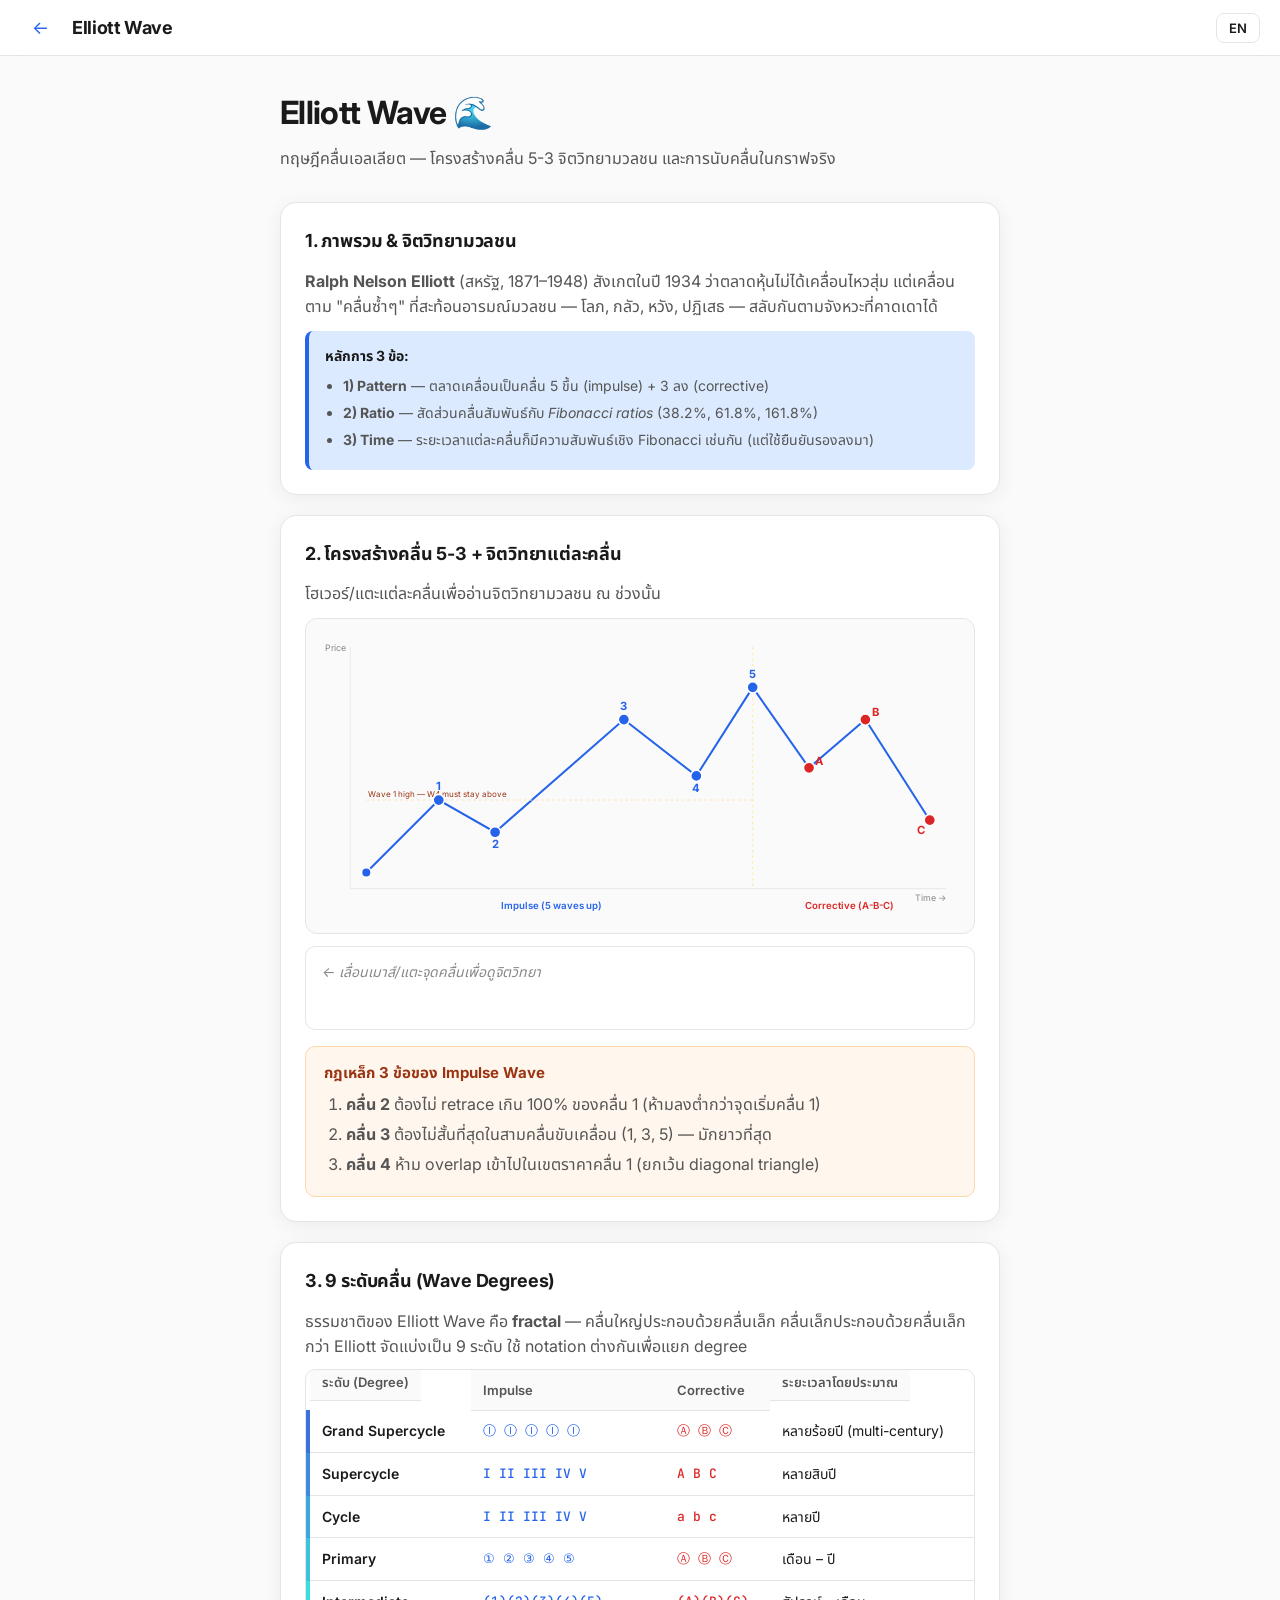
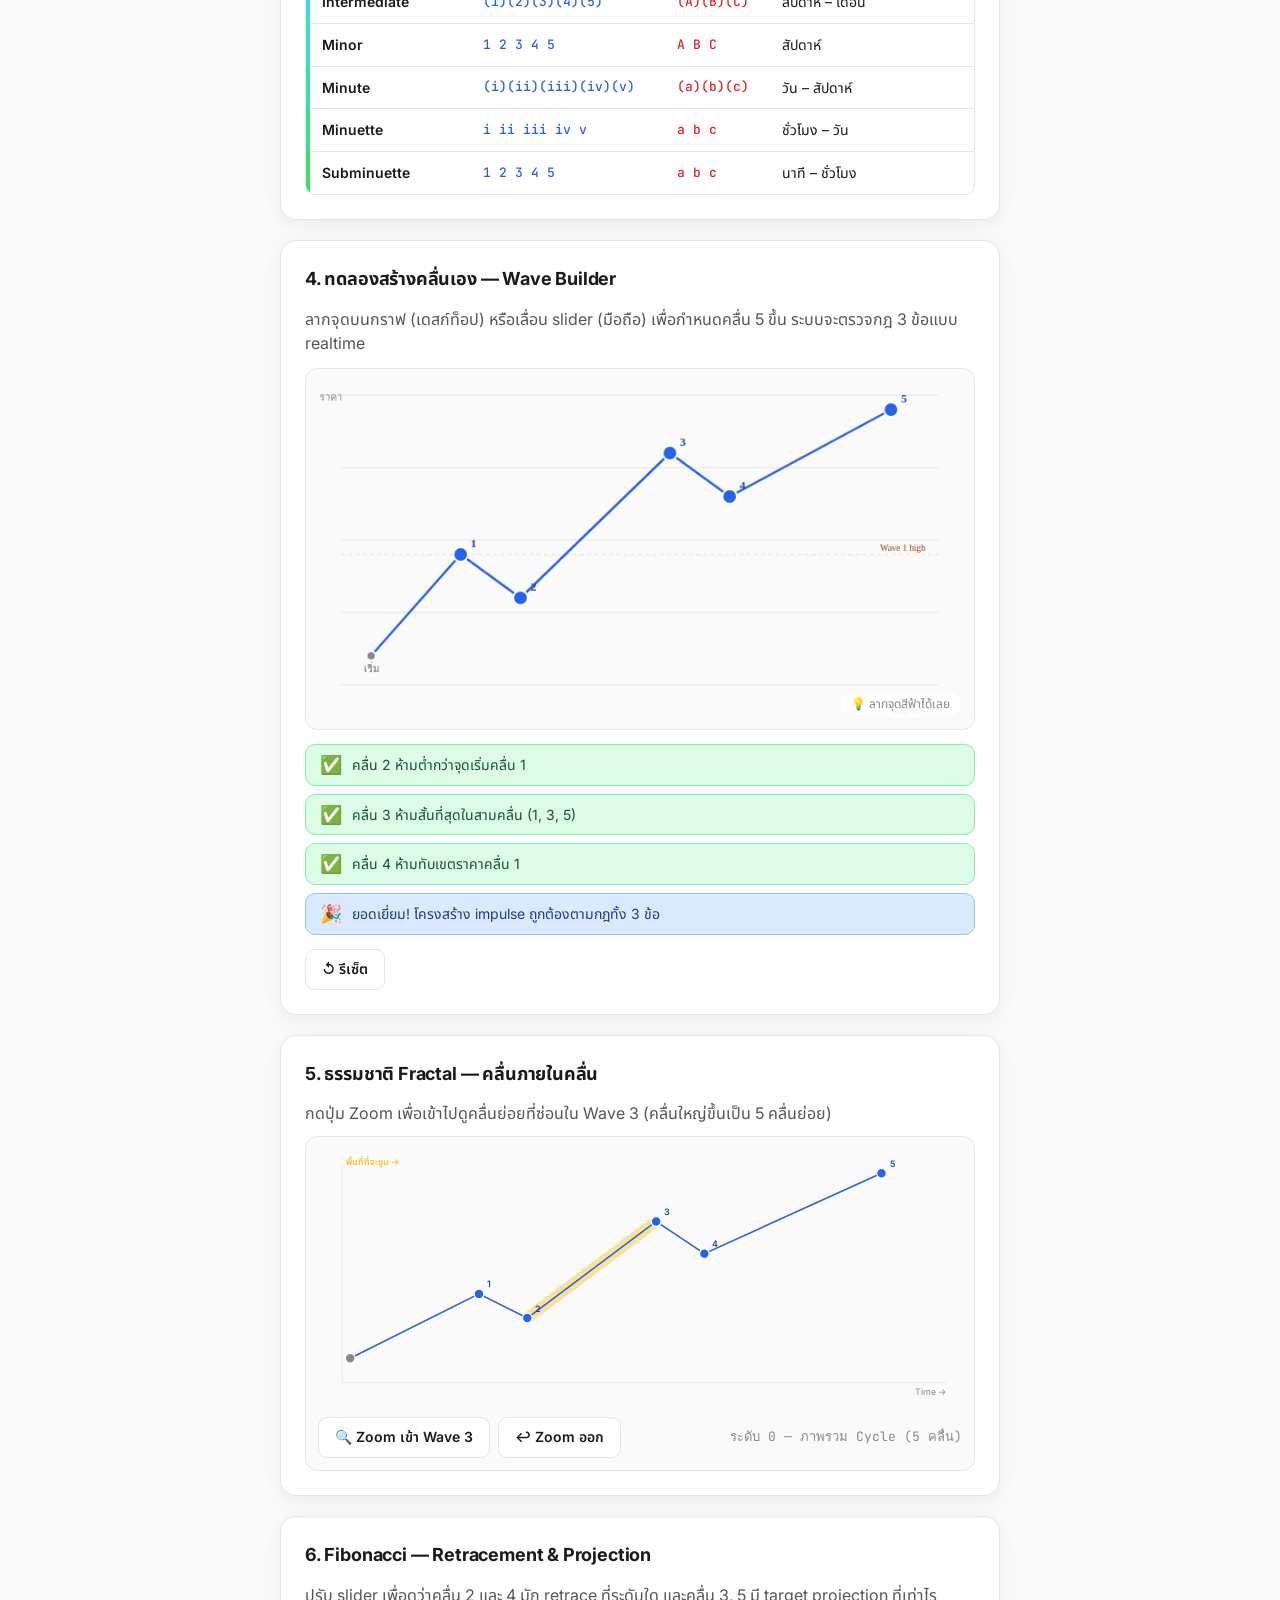
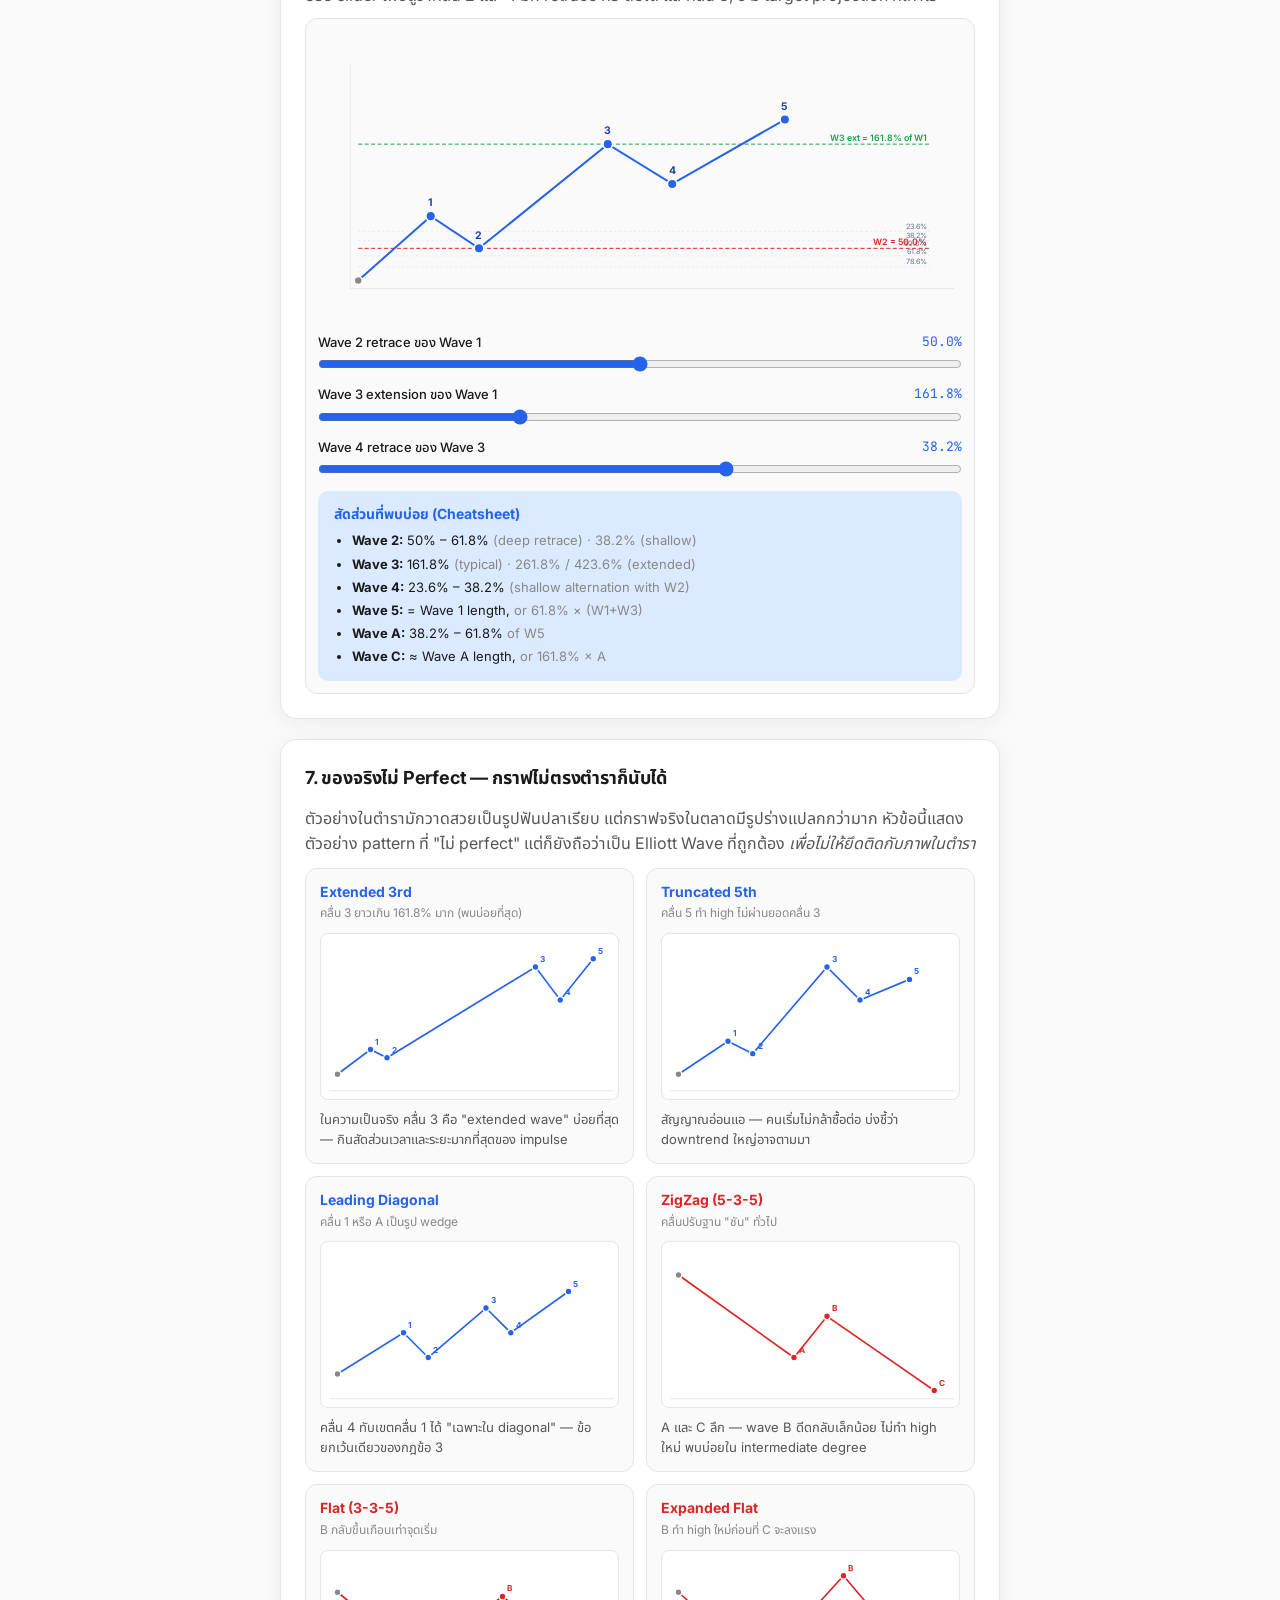
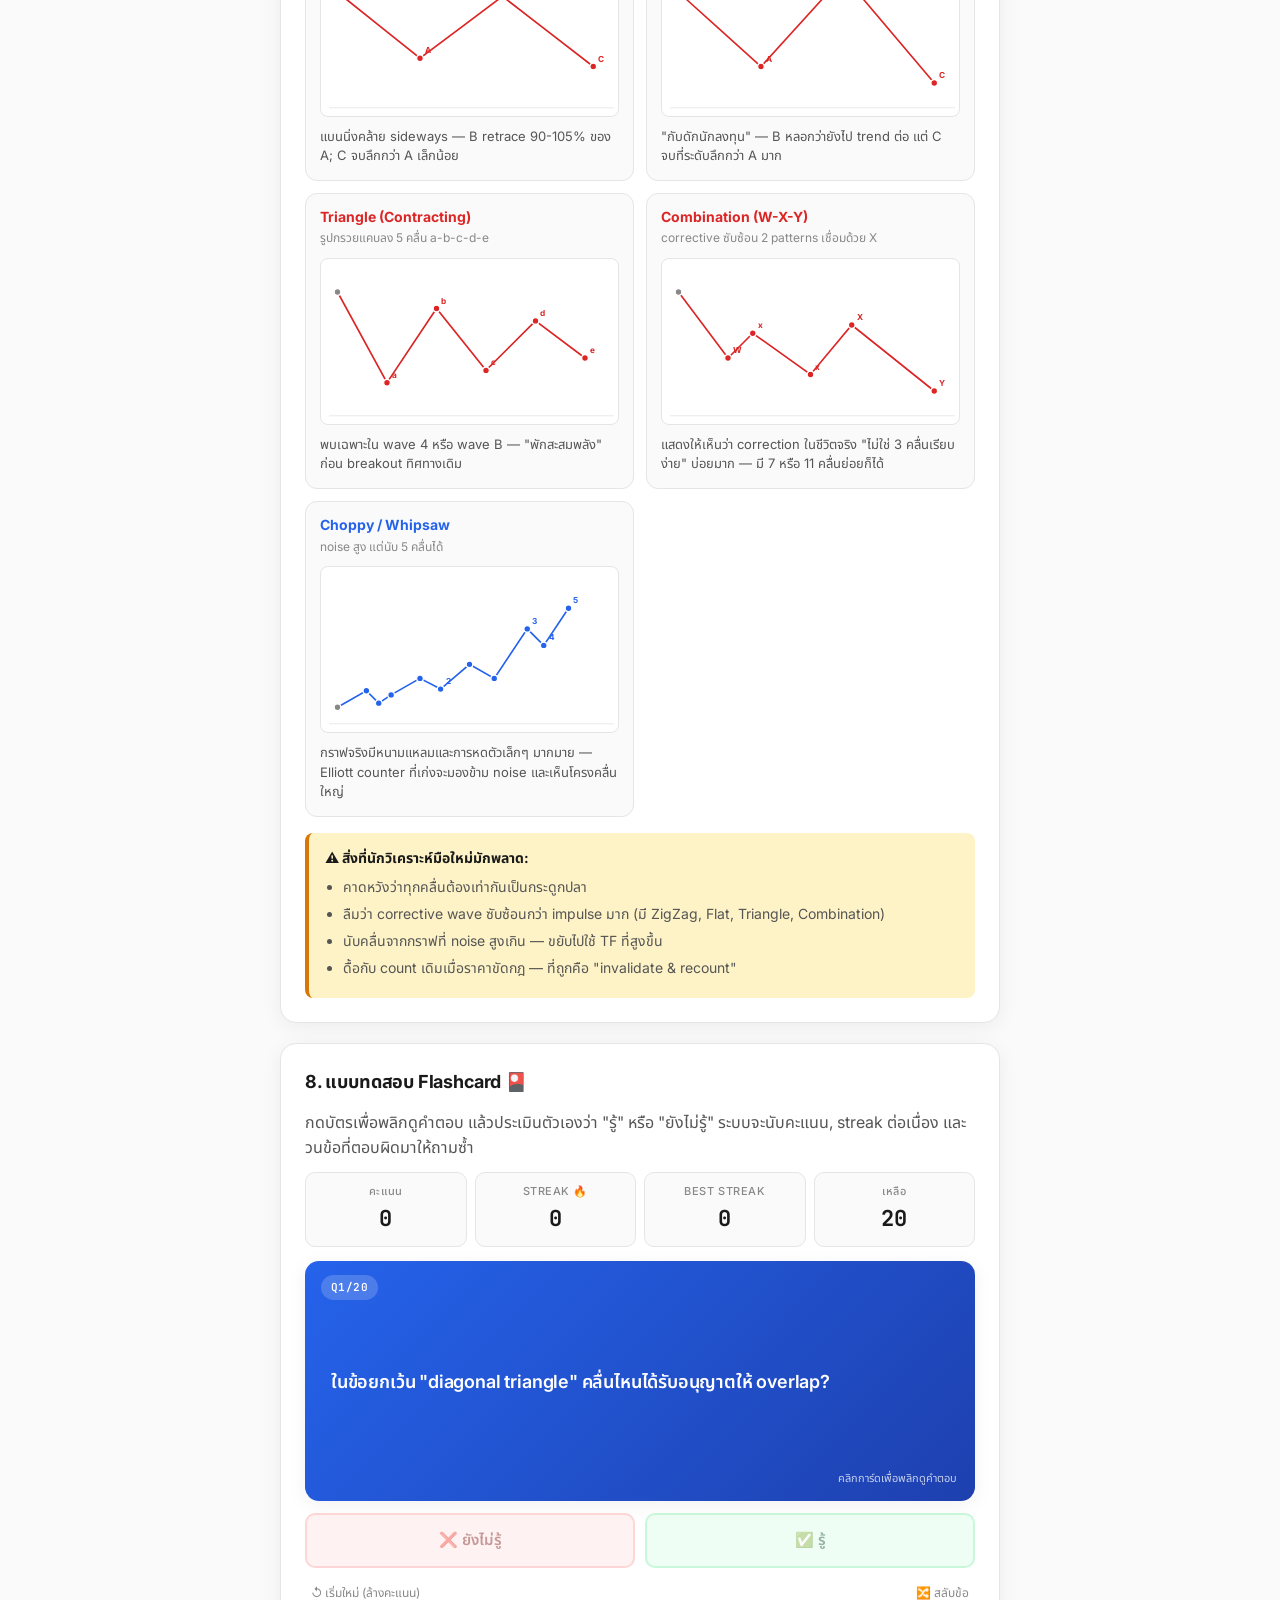
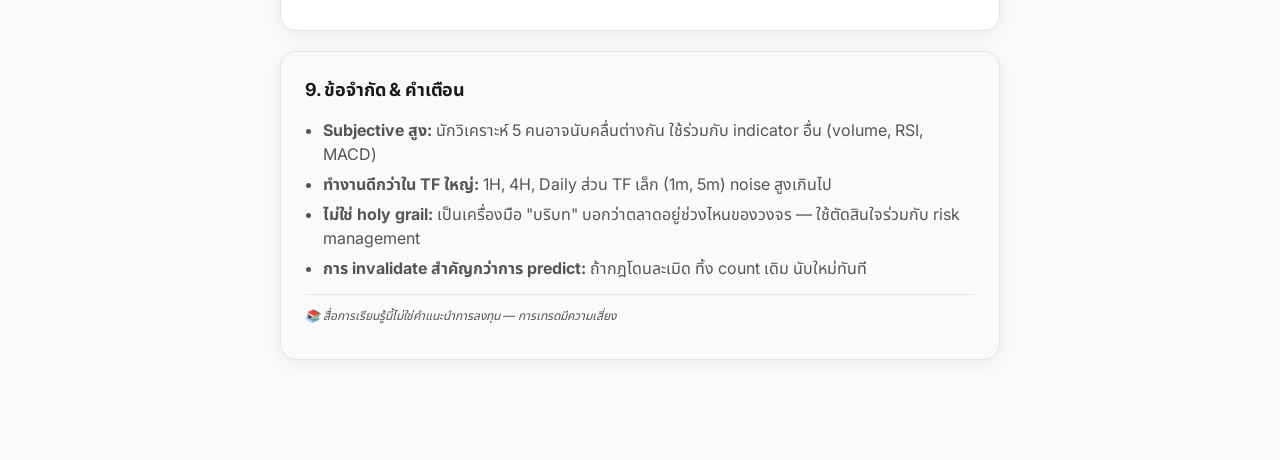
<file: sandboxes/elliott-wave/index.html>
<!DOCTYPE html>
<html lang="th">
<head>
  <meta charset="UTF-8" />
  <meta name="viewport" content="width=device-width, initial-scale=1" />
  <title>Elliott Wave · MySandbox</title>
  <link href="https://fonts.googleapis.com/css2?family=Inter:wght@400;500;600;700&family=Noto+Sans+Thai:wght@400;500;600;700&family=JetBrains+Mono:wght@400;500&display=swap" rel="stylesheet">
  <link rel="stylesheet" href="../../assets/style.css" />
  <link rel="stylesheet" href="style.css" />
</head>
<body>
  <header class="topbar">
    <div style="display:flex;align-items:center;gap:12px;">
      <a href="../../index.html" class="icon-btn" aria-label="back">←</a>
      <div class="topbar__brand">Elliott Wave</div>
    </div>
    <div class="topbar__actions">
      <button class="lang-btn">EN</button>
    </div>
  </header>

  <main class="sandbox-page">
    <div class="sandbox-container">
      <div class="sandbox-header">
        <h1>
          <span data-lang-th>Elliott Wave 🌊</span>
          <span data-lang-en>Elliott Wave 🌊</span>
        </h1>
        <p class="sub">
          <span data-lang-th>ทฤษฎีคลื่นเอลเลียต — โครงสร้างคลื่น 5-3 จิตวิทยามวลชน และการนับคลื่นในกราฟจริง</span>
          <span data-lang-en>Elliott Wave Theory — 5-3 wave structure, crowd psychology, and counting waves in real charts</span>
        </p>
      </div>

      <!-- ============ Section 1: Overview ============ -->
      <section class="section">
        <h2>
          <span data-lang-th>1. ภาพรวม &amp; จิตวิทยามวลชน</span>
          <span data-lang-en>1. Overview &amp; Crowd Psychology</span>
        </h2>
        <p>
          <span data-lang-th>
            <strong>Ralph Nelson Elliott</strong> (สหรัฐ, 1871–1948) สังเกตในปี 1934 ว่าตลาดหุ้นไม่ได้เคลื่อนไหวสุ่ม
            แต่เคลื่อนตาม "คลื่นซ้ำๆ" ที่สะท้อนอารมณ์มวลชน — โลภ, กลัว, หวัง, ปฏิเสธ —
            สลับกันตามจังหวะที่คาดเดาได้
          </span>
          <span data-lang-en>
            <strong>Ralph Nelson Elliott</strong> (USA, 1871–1948) discovered in 1934 that markets don't move randomly
            — they move in repeating waves driven by crowd emotions: greed, fear, hope, denial — alternating in
            predictable rhythms.
          </span>
        </p>
        <div class="callout">
          <strong data-lang-th>หลักการ 3 ข้อ:</strong>
          <strong data-lang-en>3 Core Ideas:</strong>
          <ul>
            <li>
              <span data-lang-th><b>1) Pattern</b> — ตลาดเคลื่อนเป็นคลื่น 5 ขึ้น (impulse) + 3 ลง (corrective)</span>
              <span data-lang-en><b>1) Pattern</b> — markets move in 5 waves up (impulse) + 3 waves down (corrective)</span>
            </li>
            <li>
              <span data-lang-th><b>2) Ratio</b> — สัดส่วนคลื่นสัมพันธ์กับ <em>Fibonacci ratios</em> (38.2%, 61.8%, 161.8%)</span>
              <span data-lang-en><b>2) Ratio</b> — wave proportions follow <em>Fibonacci ratios</em> (38.2%, 61.8%, 161.8%)</span>
            </li>
            <li>
              <span data-lang-th><b>3) Time</b> — ระยะเวลาแต่ละคลื่นก็มีความสัมพันธ์เชิง Fibonacci เช่นกัน (แต่ใช้ยืนยันรองลงมา)</span>
              <span data-lang-en><b>3) Time</b> — wave duration also has Fibonacci relationships (used as secondary confirmation)</span>
            </li>
          </ul>
        </div>
      </section>

      <!-- ============ Section 2: 5-3 Pattern ============ -->
      <section class="section">
        <h2>
          <span data-lang-th>2. โครงสร้างคลื่น 5-3 + จิตวิทยาแต่ละคลื่น</span>
          <span data-lang-en>2. The 5-3 Wave Structure + Per-Wave Psychology</span>
        </h2>
        <p>
          <span data-lang-th>โฮเวอร์/แตะแต่ละคลื่นเพื่ออ่านจิตวิทยามวลชน ณ ช่วงนั้น</span>
          <span data-lang-en>Hover/tap each wave to see crowd psychology at that moment</span>
        </p>

        <div class="wave-diagram-wrap">
          <svg class="wave-diagram" viewBox="0 0 800 360" preserveAspectRatio="xMidYMid meet" aria-label="Elliott 5-3 pattern">
            <defs>
              <marker id="arrow" viewBox="0 0 10 10" refX="8" refY="5" markerWidth="6" markerHeight="6" orient="auto">
                <path d="M0,0 L10,5 L0,10 z" fill="#888" />
              </marker>
            </defs>
            <!-- Grid -->
            <line x1="40" y1="20" x2="40" y2="320" stroke="#e5e5e5" stroke-width="1"/>
            <line x1="40" y1="320" x2="780" y2="320" stroke="#e5e5e5" stroke-width="1"/>
            <text x="35" y="25" text-anchor="end" font-size="11" fill="#888">Price</text>
            <text x="780" y="335" text-anchor="end" font-size="11" fill="#888">Time →</text>

            <!-- Phase divider -->
            <line x1="540" y1="20" x2="540" y2="320" stroke="#fde68a" stroke-width="1" stroke-dasharray="3 4"/>

            <!-- 5-3 polyline (impulse 1-5 then corrective A-B-C, time always increases) -->
            <polyline class="wv-line wv-impulse"
              points="60,300 150,210 220,250 380,110 470,180 540,70
                      610,170 680,110 760,235"
              fill="none" stroke="#2563eb" stroke-width="2.5"/>

            <!-- Wave 1 high horizontal guide (to visualize "no overlap" rule for W4) -->
            <line x1="60" y1="210" x2="540" y2="210" stroke="#fed7aa" stroke-width="1" stroke-dasharray="3 4"/>
            <text x="62" y="206" font-size="10" fill="#9a3412">Wave 1 high — W4 must stay above</text>

            <!-- Wave dots -->
            <g class="wv-dots">
              <circle data-wave="0" cx="60"  cy="300" r="6"/>
              <circle data-wave="1" cx="150" cy="210" r="7"/>
              <circle data-wave="2" cx="220" cy="250" r="7"/>
              <circle data-wave="3" cx="380" cy="110" r="7"/>
              <circle data-wave="4" cx="470" cy="180" r="7"/>
              <circle data-wave="5" cx="540" cy="70"  r="7"/>
              <circle data-wave="A" cx="610" cy="170" r="7" class="wv-corr"/>
              <circle data-wave="B" cx="680" cy="110" r="7" class="wv-corr"/>
              <circle data-wave="C" cx="760" cy="235" r="7" class="wv-corr"/>
            </g>

            <!-- Wave labels -->
            <g class="wv-labels" font-size="14" font-weight="700">
              <text x="150" y="198" text-anchor="middle" fill="#2563eb">1</text>
              <text x="220" y="270" text-anchor="middle" fill="#2563eb">2</text>
              <text x="380" y="98"  text-anchor="middle" fill="#2563eb">3</text>
              <text x="470" y="200" text-anchor="middle" fill="#2563eb">4</text>
              <text x="540" y="58"  text-anchor="middle" fill="#2563eb">5</text>
              <text x="618" y="166" fill="#dc2626">A</text>
              <text x="688" y="106" fill="#dc2626">B</text>
              <text x="754" y="252" text-anchor="end" fill="#dc2626">C</text>
            </g>

            <!-- Phase labels -->
            <text x="290" y="345" text-anchor="middle" font-size="12" font-weight="600" fill="#2563eb">
              Impulse (5 waves up)
            </text>
            <text x="660" y="345" text-anchor="middle" font-size="12" font-weight="600" fill="#dc2626">
              Corrective (A-B-C)
            </text>
          </svg>
        </div>

        <div id="wavePsy" class="wave-psy">
          <span class="wave-psy__hint" data-lang-th>← เลื่อนเมาส์/แตะจุดคลื่นเพื่อดูจิตวิทยา</span>
          <span class="wave-psy__hint" data-lang-en>← Hover/tap a wave dot to see psychology</span>
        </div>

        <div class="rules-box">
          <h3>
            <span data-lang-th>กฎเหล็ก 3 ข้อของ Impulse Wave</span>
            <span data-lang-en>3 Hard Rules of Impulse Waves</span>
          </h3>
          <ol>
            <li>
              <span data-lang-th><b>คลื่น 2</b> ต้องไม่ retrace เกิน 100% ของคลื่น 1 (ห้ามลงต่ำกว่าจุดเริ่มคลื่น 1)</span>
              <span data-lang-en><b>Wave 2</b> must not retrace beyond 100% of Wave 1 (cannot drop below Wave 1's start)</span>
            </li>
            <li>
              <span data-lang-th><b>คลื่น 3</b> ต้องไม่สั้นที่สุดในสามคลื่นขับเคลื่อน (1, 3, 5) — มักยาวที่สุด</span>
              <span data-lang-en><b>Wave 3</b> must NOT be the shortest among waves 1, 3, 5 — usually the longest</span>
            </li>
            <li>
              <span data-lang-th><b>คลื่น 4</b> ห้าม overlap เข้าไปในเขตราคาคลื่น 1 (ยกเว้น diagonal triangle)</span>
              <span data-lang-en><b>Wave 4</b> must NOT overlap Wave 1's price territory (except in diagonals)</span>
            </li>
          </ol>
        </div>
      </section>

      <!-- ============ Section 3: 9 Wave Degrees ============ -->
      <section class="section">
        <h2>
          <span data-lang-th>3. 9 ระดับคลื่น (Wave Degrees)</span>
          <span data-lang-en>3. The 9 Wave Degrees</span>
        </h2>
        <p>
          <span data-lang-th>
            ธรรมชาติของ Elliott Wave คือ <b>fractal</b> — คลื่นใหญ่ประกอบด้วยคลื่นเล็ก คลื่นเล็กประกอบด้วยคลื่นเล็กกว่า
            Elliott จัดแบ่งเป็น 9 ระดับ ใช้ notation ต่างกันเพื่อแยก degree
          </span>
          <span data-lang-en>
            Elliott Wave is <b>fractal</b> — large waves are made of smaller waves, made of even smaller ones.
            Elliott classified 9 degrees, each with distinct notation.
          </span>
        </p>
        <div class="degrees-table-wrap">
          <table class="degrees-table">
            <thead>
              <tr>
                <th data-lang-th>ระดับ (Degree)</th><th data-lang-en>Degree</th>
                <th>Impulse</th>
                <th>Corrective</th>
                <th data-lang-th>ระยะเวลาโดยประมาณ</th><th data-lang-en>Typical Duration</th>
              </tr>
            </thead>
            <tbody id="degreesTable"><!-- filled by JS --></tbody>
          </table>
        </div>
      </section>

      <!-- ============ Section 4: Wave Builder ============ -->
      <section class="section">
        <h2>
          <span data-lang-th>4. ทดลองสร้างคลื่นเอง — Wave Builder</span>
          <span data-lang-en>4. Build Your Own Wave — Wave Builder</span>
        </h2>
        <p>
          <span data-lang-th>
            ลากจุดบนกราฟ (เดสก์ท็อป) หรือเลื่อน slider (มือถือ) เพื่อกำหนดคลื่น 5 ขึ้น
            ระบบจะตรวจกฎ 3 ข้อแบบ realtime
          </span>
          <span data-lang-en>
            Drag dots (desktop) or move sliders (mobile) to set up the 5-wave impulse.
            Rules check in realtime.
          </span>
        </p>

        <div class="builder">
          <div class="builder__canvas-wrap">
            <canvas id="builderCanvas" width="720" height="380"></canvas>
            <div class="builder__hint">
              <span data-lang-th>💡 ลากจุดสีฟ้าได้เลย</span>
              <span data-lang-en>💡 Drag the blue dots</span>
            </div>
          </div>
          <div class="builder__sliders" id="builderSliders">
            <!-- 6 sliders for points 1..5 (point 0 is fixed at start) -->
          </div>
          <div class="builder__rules" id="builderRules">
            <!-- rule pills filled by JS -->
          </div>
          <button class="btn-secondary" id="builderReset">
            <span data-lang-th>↺ รีเซ็ต</span>
            <span data-lang-en>↺ Reset</span>
          </button>
        </div>
      </section>

      <!-- ============ Section 5: Fractal Zoom ============ -->
      <section class="section">
        <h2>
          <span data-lang-th>5. ธรรมชาติ Fractal — คลื่นภายในคลื่น</span>
          <span data-lang-en>5. Fractal Nature — Waves Within Waves</span>
        </h2>
        <p>
          <span data-lang-th>กดปุ่ม Zoom เพื่อเข้าไปดูคลื่นย่อยที่ซ่อนใน Wave 3 (คลื่นใหญ่ขึ้นเป็น 5 คลื่นย่อย)</span>
          <span data-lang-en>Click Zoom to dive into Wave 3 — see how it's made of 5 smaller sub-waves</span>
        </p>
        <div class="fractal-wrap">
          <svg id="fractalSvg" viewBox="0 0 800 320" preserveAspectRatio="xMidYMid meet">
            <!-- drawn dynamically -->
          </svg>
          <div class="fractal-controls">
            <button class="btn-secondary" id="fractalZoomIn">
              <span data-lang-th>🔍 Zoom เข้า Wave 3</span>
              <span data-lang-en>🔍 Zoom into Wave 3</span>
            </button>
            <button class="btn-secondary" id="fractalZoomOut">
              <span data-lang-th>↩ Zoom ออก</span>
              <span data-lang-en>↩ Zoom out</span>
            </button>
            <span class="fractal-level" id="fractalLevel"></span>
          </div>
        </div>
      </section>

      <!-- ============ Section 6: Fibonacci ============ -->
      <section class="section">
        <h2>
          <span data-lang-th>6. Fibonacci — Retracement &amp; Projection</span>
          <span data-lang-en>6. Fibonacci — Retracement &amp; Projection</span>
        </h2>
        <p>
          <span data-lang-th>
            ปรับ slider เพื่อดูว่าคลื่น 2 และ 4 มัก retrace ที่ระดับใด และคลื่น 3, 5 มี target projection ที่เท่าไร
          </span>
          <span data-lang-en>
            Adjust sliders to see typical retracement levels for waves 2/4 and projection targets for waves 3/5.
          </span>
        </p>
        <div class="fib-wrap">
          <svg id="fibSvg" viewBox="0 0 800 360" preserveAspectRatio="xMidYMid meet"></svg>
          <div class="fib-controls">
            <label>
              <span><span data-lang-th>Wave 2 retrace ของ Wave 1</span><span data-lang-en>Wave 2 retracement of Wave 1</span></span>
              <input type="range" id="fibW2" min="0" max="100" value="50" step="0.1">
              <output id="fibW2Out">50.0%</output>
            </label>
            <label>
              <span><span data-lang-th>Wave 3 extension ของ Wave 1</span><span data-lang-en>Wave 3 extension of Wave 1</span></span>
              <input type="range" id="fibW3" min="100" max="300" value="161.8" step="0.1">
              <output id="fibW3Out">161.8%</output>
            </label>
            <label>
              <span><span data-lang-th>Wave 4 retrace ของ Wave 3</span><span data-lang-en>Wave 4 retracement of Wave 3</span></span>
              <input type="range" id="fibW4" min="0" max="60" value="38.2" step="0.1">
              <output id="fibW4Out">38.2%</output>
            </label>
          </div>
          <div class="fib-cheatsheet">
            <h3><span data-lang-th>สัดส่วนที่พบบ่อย (Cheatsheet)</span><span data-lang-en>Common Ratios (Cheatsheet)</span></h3>
            <ul>
              <li><b>Wave 2:</b> 50% – 61.8% <span class="muted">(deep retrace) · 38.2% (shallow)</span></li>
              <li><b>Wave 3:</b> 161.8% <span class="muted">(typical) · 261.8% / 423.6% (extended)</span></li>
              <li><b>Wave 4:</b> 23.6% – 38.2% <span class="muted">(shallow alternation with W2)</span></li>
              <li><b>Wave 5:</b> = Wave 1 length, <span class="muted">or 61.8% × (W1+W3)</span></li>
              <li><b>Wave A:</b> 38.2% – 61.8% <span class="muted">of W5</span></li>
              <li><b>Wave C:</b> ≈ Wave A length, <span class="muted">or 161.8% × A</span></li>
            </ul>
          </div>
        </div>
      </section>

      <!-- ============ Section 7: Real Charts ≠ Textbook ============ -->
      <section class="section">
        <h2>
          <span data-lang-th>7. ของจริงไม่ Perfect — กราฟไม่ตรงตำราก็นับได้</span>
          <span data-lang-en>7. Real Charts ≠ Textbook — Imperfect Patterns Still Count</span>
        </h2>
        <p>
          <span data-lang-th>
            ตัวอย่างในตำรามักวาดสวยเป็นรูปฟันปลาเรียบ แต่กราฟจริงในตลาดมีรูปร่างแปลกกว่ามาก
            หัวข้อนี้แสดงตัวอย่าง pattern ที่ "ไม่ perfect" แต่ก็ยังถือว่าเป็น Elliott Wave ที่ถูกต้อง
            <em>เพื่อไม่ให้ยึดติดกับภาพในตำรา</em>
          </span>
          <span data-lang-en>
            Textbook diagrams look clean and saw-tooth-like, but real markets are messier.
            Below are "imperfect" patterns that are STILL valid Elliott Waves —
            <em>so you don't get fixated on idealized examples.</em>
          </span>
        </p>
        <div class="variant-grid" id="variantGrid"><!-- filled by JS --></div>
        <div class="callout warn">
          <strong data-lang-th>⚠️ สิ่งที่นักวิเคราะห์มือใหม่มักพลาด:</strong>
          <strong data-lang-en>⚠️ Common mistakes by beginners:</strong>
          <ul>
            <li><span data-lang-th>คาดหวังว่าทุกคลื่นต้องเท่ากันเป็นกระดูกปลา</span><span data-lang-en>Expecting every wave to look like a clean zig-zag</span></li>
            <li><span data-lang-th>ลืมว่า corrective wave ซับซ้อนกว่า impulse มาก (มี ZigZag, Flat, Triangle, Combination)</span><span data-lang-en>Forgetting that corrective waves are FAR more complex than impulses (ZigZag, Flat, Triangle, Combinations)</span></li>
            <li><span data-lang-th>นับคลื่นจากกราฟที่ noise สูงเกิน — ขยับไปใช้ TF ที่สูงขึ้น</span><span data-lang-en>Counting on a chart that's too noisy — step up to a higher timeframe</span></li>
            <li><span data-lang-th>ดื้อกับ count เดิมเมื่อราคาขัดกฎ — ที่ถูกคือ "invalidate &amp; recount"</span><span data-lang-en>Sticking to a count after price breaks the rules — the right move is "invalidate &amp; recount"</span></li>
          </ul>
        </div>
      </section>

      <!-- ============ Section 8: Flashcard Quiz ============ -->
      <section class="section">
        <h2>
          <span data-lang-th>8. แบบทดสอบ Flashcard 🎴</span>
          <span data-lang-en>8. Flashcard Quiz 🎴</span>
        </h2>
        <p>
          <span data-lang-th>
            กดบัตรเพื่อพลิกดูคำตอบ แล้วประเมินตัวเองว่า "รู้" หรือ "ยังไม่รู้"
            ระบบจะนับคะแนน, streak ต่อเนื่อง และวนข้อที่ตอบผิดมาให้ถามซ้ำ
          </span>
          <span data-lang-en>
            Tap a card to flip and see the answer, then self-grade "Knew it" or "Didn't know."
            The game tracks your score, streak, and re-asks missed questions.
          </span>
        </p>

        <div class="quiz" id="quiz">
          <div class="quiz__stats">
            <div class="quiz__stat">
              <span class="quiz__stat-label" data-lang-th>คะแนน</span>
              <span class="quiz__stat-label" data-lang-en>Score</span>
              <span class="quiz__stat-value" id="qScore">0</span>
            </div>
            <div class="quiz__stat">
              <span class="quiz__stat-label" data-lang-th>Streak 🔥</span>
              <span class="quiz__stat-label" data-lang-en>Streak 🔥</span>
              <span class="quiz__stat-value" id="qStreak">0</span>
            </div>
            <div class="quiz__stat">
              <span class="quiz__stat-label" data-lang-th>Best Streak</span>
              <span class="quiz__stat-label" data-lang-en>Best Streak</span>
              <span class="quiz__stat-value" id="qBest">0</span>
            </div>
            <div class="quiz__stat">
              <span class="quiz__stat-label" data-lang-th>เหลือ</span>
              <span class="quiz__stat-label" data-lang-en>Left</span>
              <span class="quiz__stat-value" id="qRemain">–</span>
            </div>
          </div>

          <div class="flashcard" id="flashcard" tabindex="0" aria-label="flashcard">
            <div class="flashcard__inner">
              <div class="flashcard__face flashcard__face--front">
                <div class="flashcard__badge" id="qBadge">Q1</div>
                <div class="flashcard__text" id="qFront"></div>
                <div class="flashcard__hint">
                  <span data-lang-th>คลิกการ์ดเพื่อพลิกดูคำตอบ</span>
                  <span data-lang-en>Click the card to reveal the answer</span>
                </div>
              </div>
              <div class="flashcard__face flashcard__face--back">
                <div class="flashcard__badge flashcard__badge--a">A</div>
                <div class="flashcard__text" id="qBack"></div>
              </div>
            </div>
          </div>

          <div class="quiz__actions">
            <button class="btn-quiz btn-quiz--bad" id="qWrong">
              <span data-lang-th>❌ ยังไม่รู้</span>
              <span data-lang-en>❌ Didn't know</span>
            </button>
            <button class="btn-quiz btn-quiz--good" id="qRight">
              <span data-lang-th>✅ รู้</span>
              <span data-lang-en>✅ Knew it</span>
            </button>
          </div>
          <div class="quiz__footer">
            <button class="link-btn" id="qReset">
              <span data-lang-th>↺ เริ่มใหม่ (ล้างคะแนน)</span>
              <span data-lang-en>↺ Restart (clear score)</span>
            </button>
            <button class="link-btn" id="qShuffle">
              <span data-lang-th>🔀 สลับข้อ</span>
              <span data-lang-en>🔀 Shuffle</span>
            </button>
          </div>
        </div>
      </section>

      <!-- ============ Section 9: Disclaimer ============ -->
      <section class="section section--note">
        <h2>
          <span data-lang-th>9. ข้อจำกัด &amp; คำเตือน</span>
          <span data-lang-en>9. Limitations &amp; Caveats</span>
        </h2>
        <ul class="caveats">
          <li>
            <span data-lang-th><b>Subjective สูง:</b> นักวิเคราะห์ 5 คนอาจนับคลื่นต่างกัน ใช้ร่วมกับ indicator อื่น (volume, RSI, MACD)</span>
            <span data-lang-en><b>Highly subjective:</b> 5 analysts may count waves differently. Combine with other tools (volume, RSI, MACD).</span>
          </li>
          <li>
            <span data-lang-th><b>ทำงานดีกว่าใน TF ใหญ่:</b> 1H, 4H, Daily ส่วน TF เล็ก (1m, 5m) noise สูงเกินไป</span>
            <span data-lang-en><b>Works better on higher TFs:</b> 1H, 4H, Daily. Lower TFs (1m, 5m) are too noisy.</span>
          </li>
          <li>
            <span data-lang-th><b>ไม่ใช่ holy grail:</b> เป็นเครื่องมือ "บริบท" บอกว่าตลาดอยู่ช่วงไหนของวงจร — ใช้ตัดสินใจร่วมกับ risk management</span>
            <span data-lang-en><b>Not a holy grail:</b> A "context" tool that tells you where in the cycle you are. Combine with risk management.</span>
          </li>
          <li>
            <span data-lang-th><b>การ invalidate สำคัญกว่าการ predict:</b> ถ้ากฎโดนละเมิด ทิ้ง count เดิม นับใหม่ทันที</span>
            <span data-lang-en><b>Invalidation &gt; Prediction:</b> If a rule breaks, abandon the count and re-label immediately.</span>
          </li>
        </ul>
        <p class="footer-note">
          <span data-lang-th>📚 สื่อการเรียนรู้นี้ไม่ใช่คำแนะนำการลงทุน — การเทรดมีความเสี่ยง</span>
          <span data-lang-en>📚 Educational material — not investment advice. Trading involves risk.</span>
        </p>
      </section>
    </div>
  </main>

  <script type="module" src="../../assets/i18n.js"></script>
  <script type="module" src="script.js"></script>
</body>
</html>
</file>
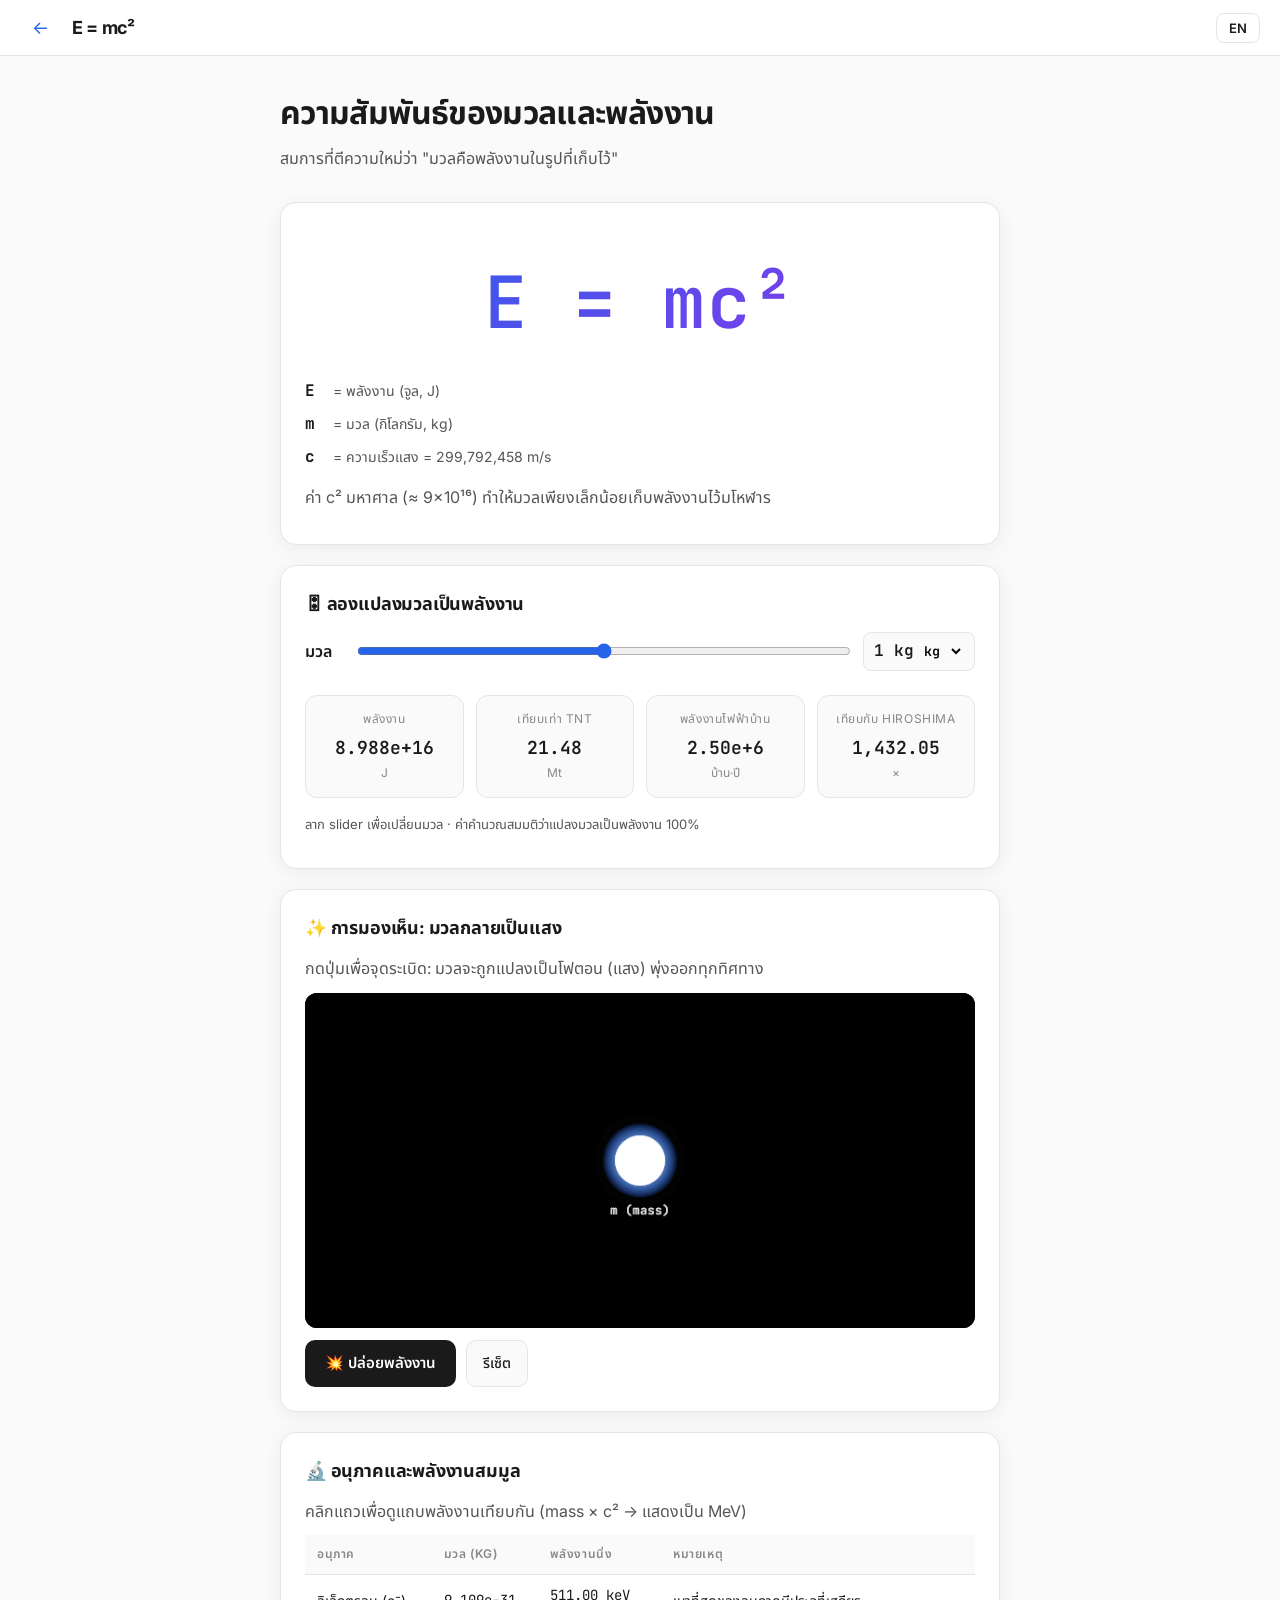
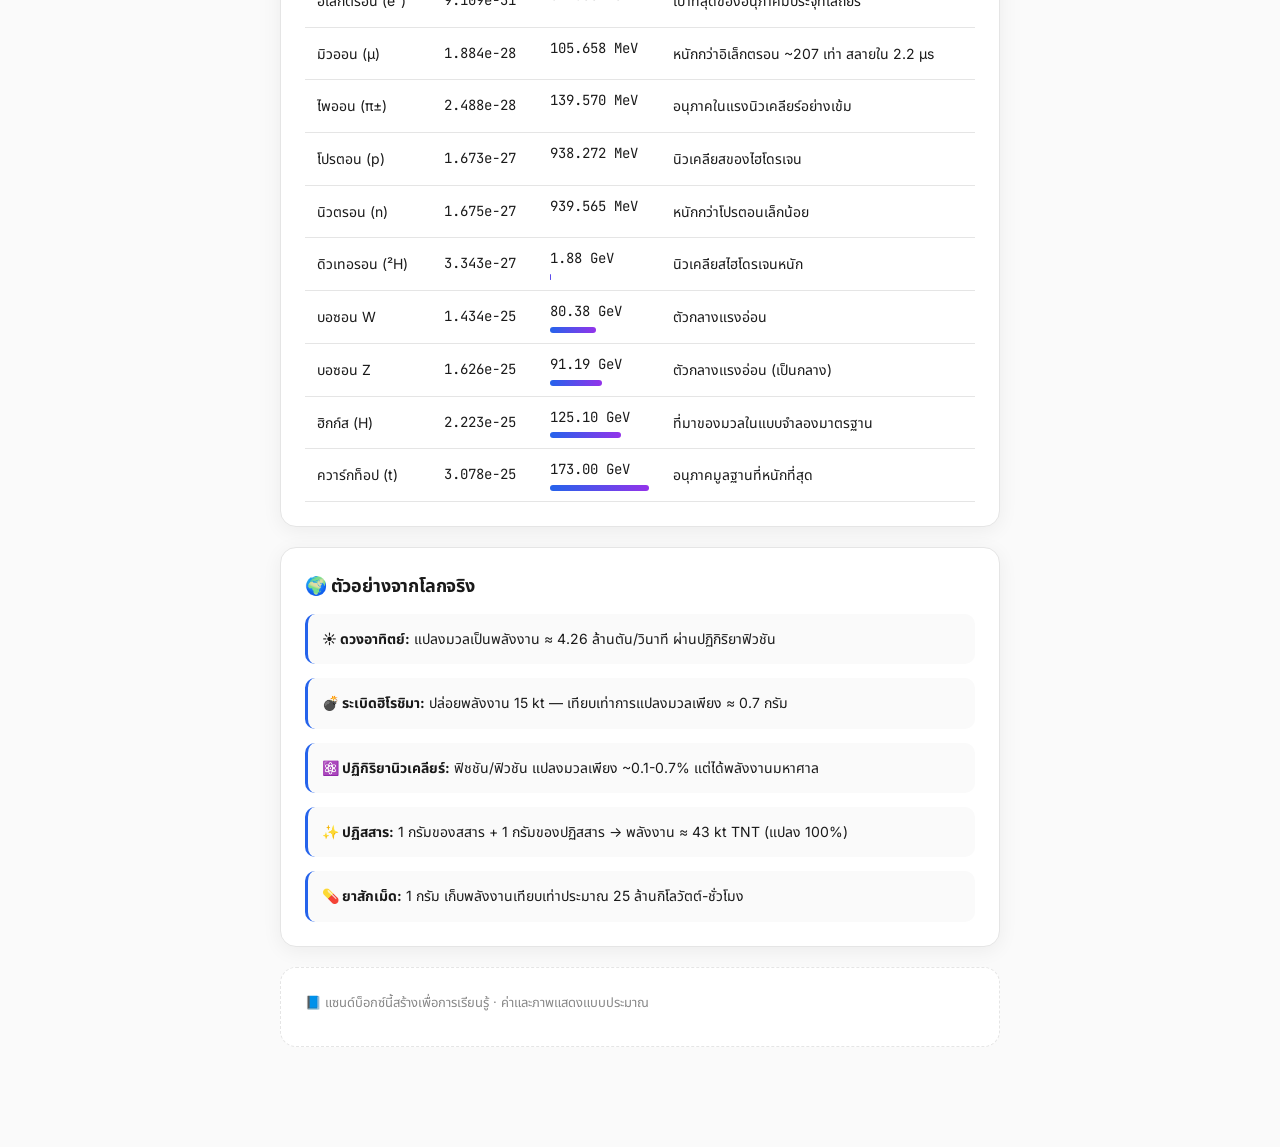
<file: sandboxes/emc2/index.html>
<!DOCTYPE html>
<html lang="th">
<head>
  <meta charset="UTF-8" />
  <meta name="viewport" content="width=device-width, initial-scale=1" />
  <title>E = mc² · MySandbox</title>
  <link rel="preconnect" href="https://fonts.googleapis.com">
  <link rel="preconnect" href="https://fonts.gstatic.com" crossorigin>
  <link href="https://fonts.googleapis.com/css2?family=Inter:wght@400;500;600;700&family=Noto+Sans+Thai:wght@400;500;600;700&family=JetBrains+Mono:wght@400;600&display=swap" rel="stylesheet">
  <link rel="stylesheet" href="../../assets/style.css" />
  <link rel="stylesheet" href="style.css" />
</head>
<body>
  <header class="topbar">
    <div style="display:flex;align-items:center;gap:12px;">
      <a href="../../index.html" class="icon-btn" title="Back">←</a>
      <div class="topbar__brand">E = mc²</div>
    </div>
    <div class="topbar__actions">
      <button class="lang-btn" title="Toggle language">EN</button>
    </div>
  </header>

  <main class="sandbox-page">
    <div class="sandbox-container">

      <div class="sandbox-header">
        <h1>
          <span data-lang-th>ความสัมพันธ์ของมวลและพลังงาน</span>
          <span data-lang-en>The Mass–Energy Relation</span>
        </h1>
        <div class="sub">
          <span data-lang-th>สมการที่ตีความใหม่ว่า "มวลคือพลังงานในรูปที่เก็บไว้"</span>
          <span data-lang-en>The equation that says: "mass is energy, stored."</span>
        </div>
      </div>

      <!-- Section 1: The equation -->
      <section class="section">
        <div class="equation">E = mc²</div>
        <div class="equation-legend">
          <div>
            <span class="sym">E</span>
            <span data-lang-th>= พลังงาน (จูล, J)</span>
            <span data-lang-en>= energy (joules, J)</span>
          </div>
          <div>
            <span class="sym">m</span>
            <span data-lang-th>= มวล (กิโลกรัม, kg)</span>
            <span data-lang-en>= mass (kilograms, kg)</span>
          </div>
          <div>
            <span class="sym">c</span>
            <span data-lang-th>= ความเร็วแสง = 299,792,458 m/s</span>
            <span data-lang-en>= speed of light = 299,792,458 m/s</span>
          </div>
        </div>
        <p style="margin-top:16px">
          <span data-lang-th>ค่า c² มหาศาล (≈ 9×10¹⁶) ทำให้มวลเพียงเล็กน้อยเก็บพลังงานไว้มโหฬาร</span>
          <span data-lang-en>Because c² is enormous (≈ 9×10¹⁶), even a tiny mass stores a gigantic amount of energy.</span>
        </p>
      </section>

      <!-- Section 2: Interactive calculator -->
      <section class="section">
        <h2>
          <span data-lang-th>🎛 ลองแปลงมวลเป็นพลังงาน</span>
          <span data-lang-en>🎛 Try converting mass to energy</span>
        </h2>

        <div class="calc">
          <div class="slider-row">
            <label>
              <span data-lang-th>มวล</span>
              <span data-lang-en>Mass</span>
            </label>
            <input type="range" id="mass-slider" min="-6" max="6" step="0.1" value="0" />
            <div class="mass-display">
              <span id="mass-value">1</span>
              <select id="mass-unit">
                <option value="1">kg</option>
                <option value="0.001">g</option>
                <option value="0.000001">mg</option>
                <option value="1000">ton</option>
              </select>
            </div>
          </div>

          <div class="result-grid">
            <div class="result">
              <div class="result-label">
                <span data-lang-th>พลังงาน</span>
                <span data-lang-en>Energy</span>
              </div>
              <div class="result-value" id="energy-j">—</div>
              <div class="result-unit">J</div>
            </div>
            <div class="result">
              <div class="result-label">
                <span data-lang-th>เทียบเท่า TNT</span>
                <span data-lang-en>TNT equivalent</span>
              </div>
              <div class="result-value" id="energy-tnt">—</div>
              <div class="result-unit" id="tnt-unit">kt</div>
            </div>
            <div class="result">
              <div class="result-label">
                <span data-lang-th>พลังงานไฟฟ้าบ้าน</span>
                <span data-lang-en>Household power</span>
              </div>
              <div class="result-value" id="energy-home">—</div>
              <div class="result-unit">
                <span data-lang-th>บ้าน·ปี</span>
                <span data-lang-en>homes·year</span>
              </div>
            </div>
            <div class="result">
              <div class="result-label">
                <span data-lang-th>เทียบกับ Hiroshima</span>
                <span data-lang-en>vs. Hiroshima</span>
              </div>
              <div class="result-value" id="energy-hiro">—</div>
              <div class="result-unit">×</div>
            </div>
          </div>

          <p class="hint">
            <span data-lang-th>ลาก slider เพื่อเปลี่ยนมวล · ค่าคำนวณสมมติว่าแปลงมวลเป็นพลังงาน 100%</span>
            <span data-lang-en>Drag the slider to change mass · Values assume 100% mass-to-energy conversion.</span>
          </p>
        </div>
      </section>

      <!-- Section 3: Visualization -->
      <section class="section">
        <h2>
          <span data-lang-th>✨ การมองเห็น: มวลกลายเป็นแสง</span>
          <span data-lang-en>✨ Visualization: mass turning into light</span>
        </h2>
        <p>
          <span data-lang-th>กดปุ่มเพื่อจุดระเบิด: มวลจะถูกแปลงเป็นโฟตอน (แสง) พุ่งออกทุกทิศทาง</span>
          <span data-lang-en>Click to annihilate: mass is converted into photons radiating outward.</span>
        </p>
        <canvas id="anim" width="720" height="360"></canvas>
        <div class="anim-controls">
          <button id="anim-trigger" class="btn-primary">
            <span data-lang-th>💥 ปล่อยพลังงาน</span>
            <span data-lang-en>💥 Release energy</span>
          </button>
          <button id="anim-reset" class="btn-secondary">
            <span data-lang-th>รีเซ็ต</span>
            <span data-lang-en>Reset</span>
          </button>
        </div>
      </section>

      <!-- Section 4: Particle table -->
      <section class="section">
        <h2>
          <span data-lang-th>🔬 อนุภาคและพลังงานสมมูล</span>
          <span data-lang-en>🔬 Particles and their rest energy</span>
        </h2>
        <p>
          <span data-lang-th>คลิกแถวเพื่อดูแถบพลังงานเทียบกัน (mass × c² → แสดงเป็น MeV)</span>
          <span data-lang-en>Click a row to compare rest energies on the bar (mass × c² → shown in MeV).</span>
        </p>
        <div class="particle-wrap">
          <table class="particle-table" id="particle-table">
            <thead>
              <tr>
                <th><span data-lang-th>อนุภาค</span><span data-lang-en>Particle</span></th>
                <th><span data-lang-th>มวล (kg)</span><span data-lang-en>Mass (kg)</span></th>
                <th><span data-lang-th>พลังงานนิ่ง</span><span data-lang-en>Rest energy</span></th>
                <th><span data-lang-th>หมายเหตุ</span><span data-lang-en>Note</span></th>
              </tr>
            </thead>
            <tbody id="particle-body"></tbody>
          </table>
        </div>
      </section>

      <!-- Section 5: Real examples -->
      <section class="section">
        <h2>
          <span data-lang-th>🌍 ตัวอย่างจากโลกจริง</span>
          <span data-lang-en>🌍 Real-world examples</span>
        </h2>
        <ul class="examples">
          <li>
            <strong>☀️ <span data-lang-th>ดวงอาทิตย์</span><span data-lang-en>The Sun</span>:</strong>
            <span data-lang-th>แปลงมวลเป็นพลังงาน ≈ 4.26 ล้านตัน/วินาที ผ่านปฏิกิริยาฟิวชัน</span>
            <span data-lang-en>converts ≈ 4.26 million tons of mass into energy per second via fusion.</span>
          </li>
          <li>
            <strong>💣 <span data-lang-th>ระเบิดฮิโรชิมา</span><span data-lang-en>Hiroshima bomb</span>:</strong>
            <span data-lang-th>ปล่อยพลังงาน 15 kt — เทียบเท่าการแปลงมวลเพียง ≈ 0.7 กรัม</span>
            <span data-lang-en>released 15 kt — equivalent to converting only ≈ 0.7 grams of mass.</span>
          </li>
          <li>
            <strong>⚛️ <span data-lang-th>ปฏิกิริยานิวเคลียร์</span><span data-lang-en>Nuclear reactions</span>:</strong>
            <span data-lang-th>ฟิชชัน/ฟิวชัน แปลงมวลเพียง ~0.1-0.7% แต่ได้พลังงานมหาศาล</span>
            <span data-lang-en>fission/fusion converts just 0.1–0.7% of mass, yet releases enormous energy.</span>
          </li>
          <li>
            <strong>✨ <span data-lang-th>ปฏิสสาร</span><span data-lang-en>Antimatter</span>:</strong>
            <span data-lang-th>1 กรัมของสสาร + 1 กรัมของปฏิสสาร → พลังงาน ≈ 43 kt TNT (แปลง 100%)</span>
            <span data-lang-en>1 g of matter + 1 g of antimatter → ≈ 43 kt of TNT (100% conversion).</span>
          </li>
          <li>
            <strong>💊 <span data-lang-th>ยาสักเม็ด</span><span data-lang-en>A single pill</span>:</strong>
            <span data-lang-th>1 กรัม เก็บพลังงานเทียบเท่าประมาณ 25 ล้านกิโลวัตต์-ชั่วโมง</span>
            <span data-lang-en>1 gram holds ≈ 25 million kWh of energy.</span>
          </li>
        </ul>
      </section>

      <section class="section footer-note">
        <p style="font-size:13px;color:var(--muted)">
          <span data-lang-th>📘 แซนด์บ็อกซ์นี้สร้างเพื่อการเรียนรู้ · ค่าและภาพแสดงแบบประมาณ</span>
          <span data-lang-en>📘 Educational sandbox · Values and animations are approximate.</span>
        </p>
      </section>

    </div>
  </main>

  <script type="module" src="../../assets/i18n.js"></script>
  <script type="module" src="script.js"></script>
</body>
</html>
</file>
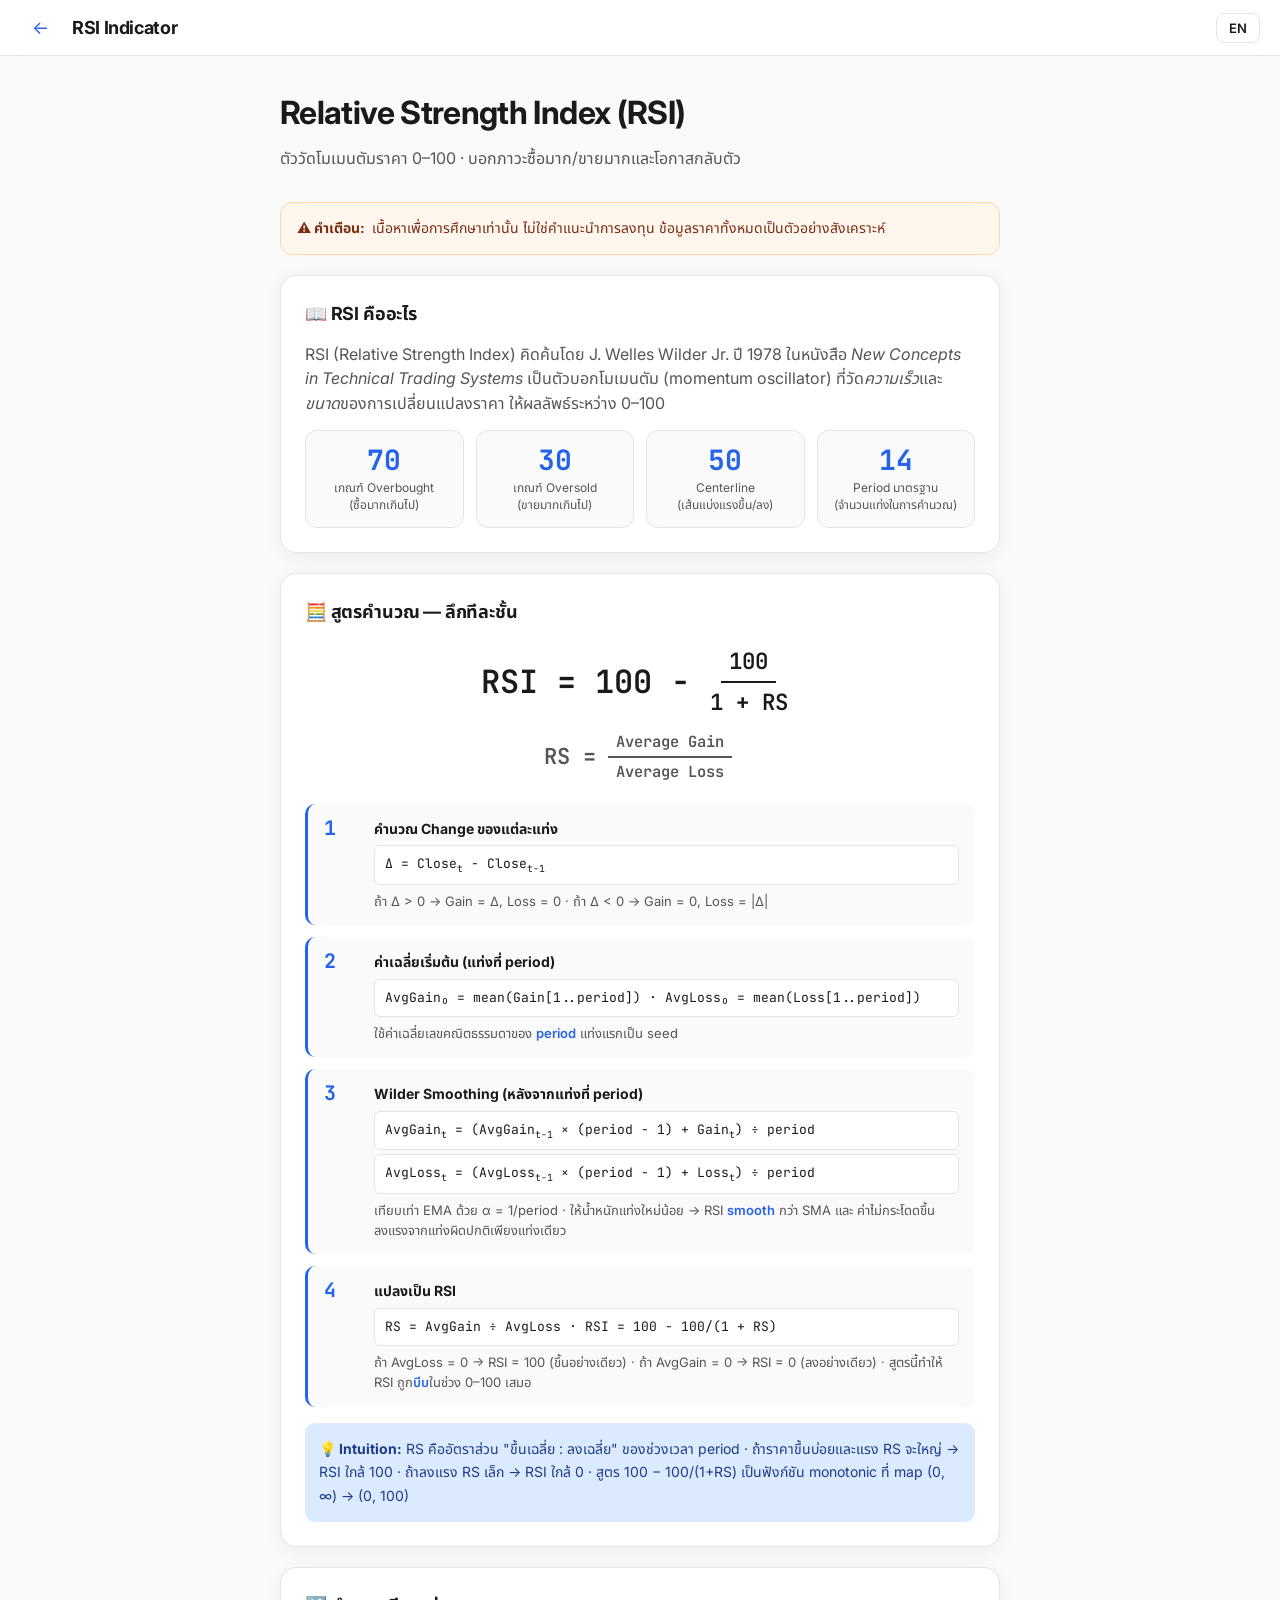
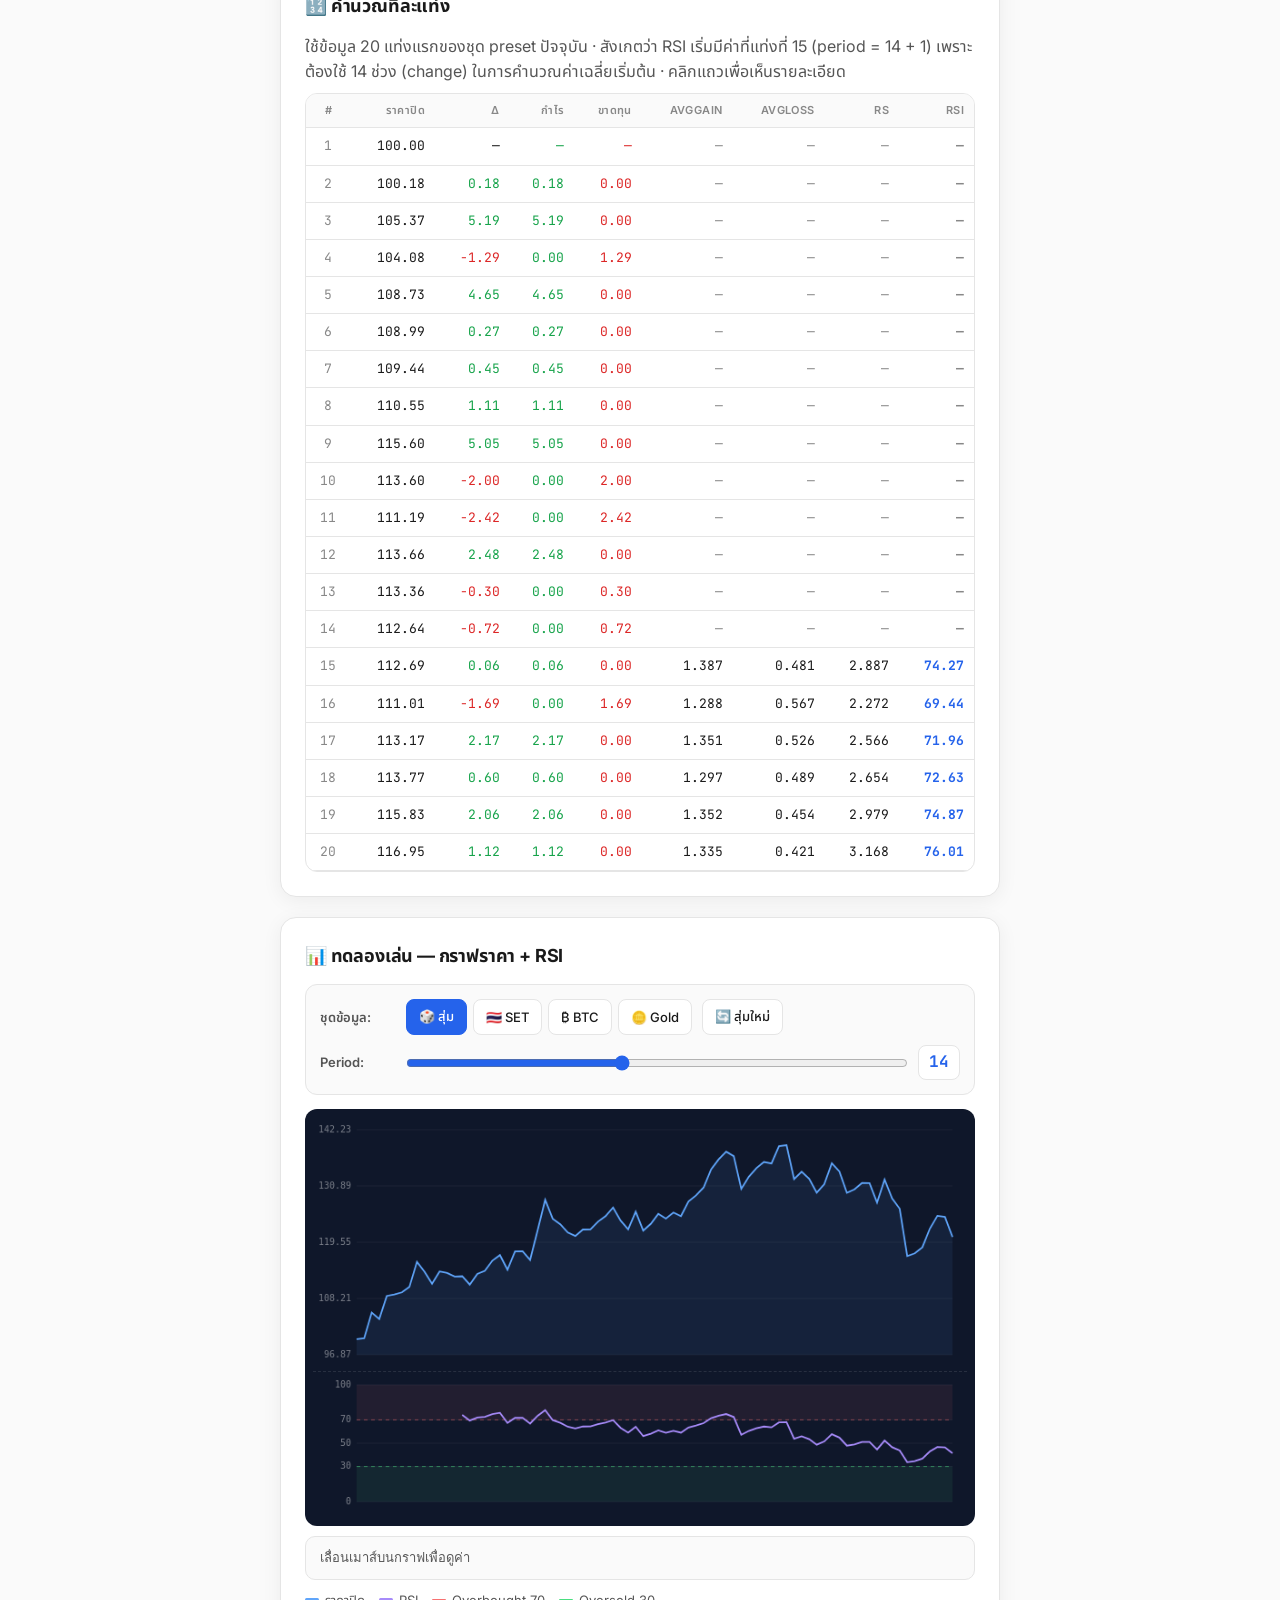
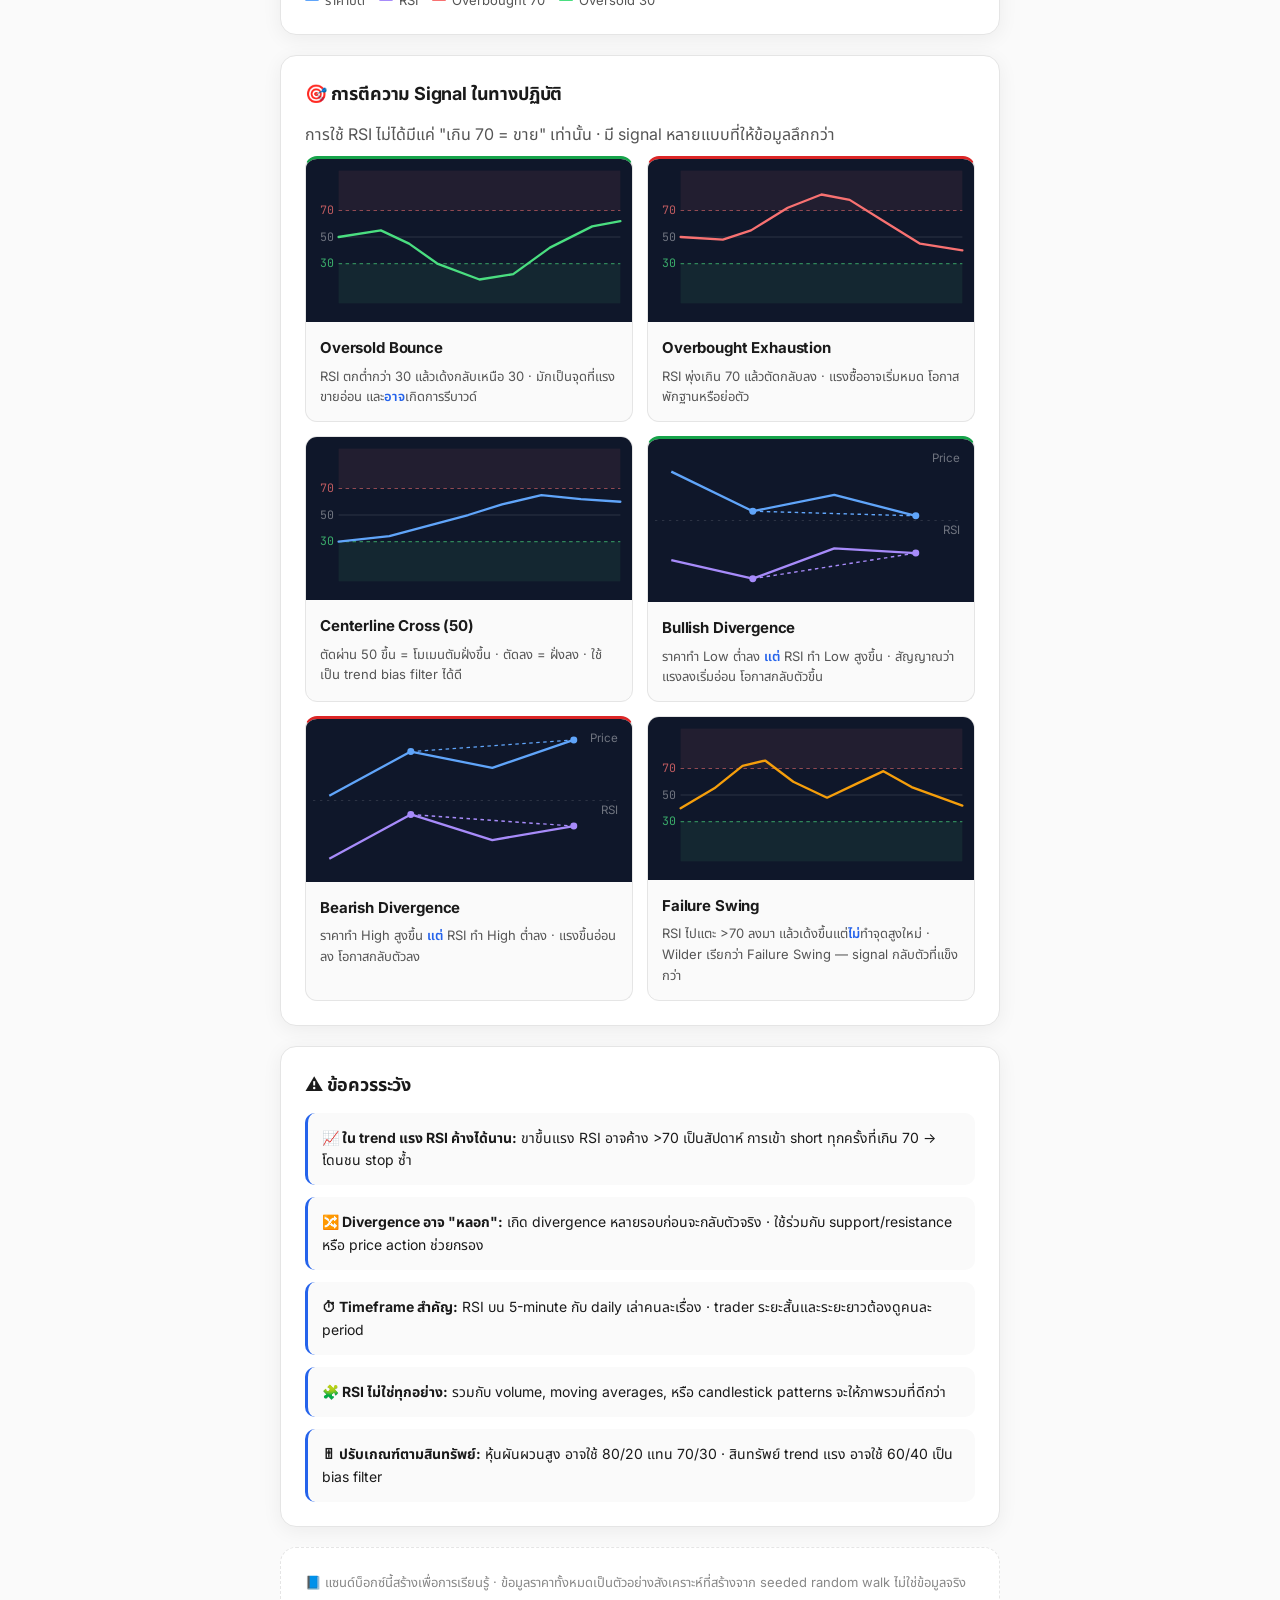
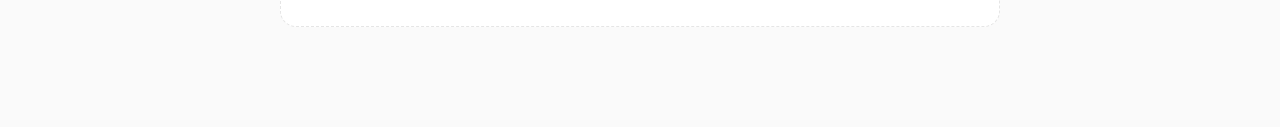
<file: sandboxes/rsi-indicator/index.html>
<!DOCTYPE html>
<html lang="th">
<head>
  <meta charset="UTF-8" />
  <meta name="viewport" content="width=device-width, initial-scale=1" />
  <title>RSI Indicator · MySandbox</title>
  <link rel="preconnect" href="https://fonts.googleapis.com">
  <link rel="preconnect" href="https://fonts.gstatic.com" crossorigin>
  <link href="https://fonts.googleapis.com/css2?family=Inter:wght@400;500;600;700&family=Noto+Sans+Thai:wght@400;500;600;700&family=JetBrains+Mono:wght@400;600&display=swap" rel="stylesheet">
  <link rel="stylesheet" href="../../assets/style.css" />
  <link rel="stylesheet" href="style.css" />
</head>
<body>
  <header class="topbar">
    <div style="display:flex;align-items:center;gap:12px;">
      <a href="../../index.html" class="icon-btn" title="Back">←</a>
      <div class="topbar__brand">
        <span data-lang-th>RSI Indicator</span>
        <span data-lang-en>RSI Indicator</span>
      </div>
    </div>
    <div class="topbar__actions">
      <button class="lang-btn" title="Toggle language">EN</button>
    </div>
  </header>

  <main class="sandbox-page">
    <div class="sandbox-container">

      <div class="sandbox-header">
        <h1>
          <span data-lang-th>Relative Strength Index (RSI)</span>
          <span data-lang-en>Relative Strength Index (RSI)</span>
        </h1>
        <div class="sub">
          <span data-lang-th>ตัววัดโมเมนตัมราคา 0–100 · บอกภาวะซื้อมาก/ขายมากและโอกาสกลับตัว</span>
          <span data-lang-en>A 0–100 momentum oscillator signaling overbought, oversold, and reversal conditions.</span>
        </div>
      </div>

      <div class="disclaimer">
        <strong>⚠️
          <span data-lang-th>คำเตือน:</span>
          <span data-lang-en>Disclaimer:</span>
        </strong>
        <span data-lang-th>เนื้อหาเพื่อการศึกษาเท่านั้น ไม่ใช่คำแนะนำการลงทุน ข้อมูลราคาทั้งหมดเป็นตัวอย่างสังเคราะห์</span>
        <span data-lang-en>Educational content only, not investment advice. All price data here is synthetic.</span>
      </div>

      <!-- Section 1: Overview -->
      <section class="section">
        <h2>
          <span data-lang-th>📖 RSI คืออะไร</span>
          <span data-lang-en>📖 What is RSI?</span>
        </h2>
        <p>
          <span data-lang-th>
            RSI (Relative Strength Index) คิดค้นโดย J. Welles Wilder Jr. ปี 1978 ในหนังสือ
            <em>New Concepts in Technical Trading Systems</em> เป็นตัวบอกโมเมนตัม (momentum oscillator)
            ที่วัด<em>ความเร็ว</em>และ<em>ขนาด</em>ของการเปลี่ยนแปลงราคา ให้ผลลัพธ์ระหว่าง 0–100
          </span>
          <span data-lang-en>
            RSI (Relative Strength Index), developed by J. Welles Wilder Jr. in 1978 in his book
            <em>New Concepts in Technical Trading Systems</em>, is a momentum oscillator that measures
            the <em>speed</em> and <em>magnitude</em> of price changes. Values are bounded between 0 and 100.
          </span>
        </p>
        <div class="fact-grid">
          <div class="fact">
            <div class="fact-k">70</div>
            <div class="fact-v">
              <span data-lang-th>เกณฑ์ Overbought<br/>(ซื้อมากเกินไป)</span>
              <span data-lang-en>Overbought threshold<br/>(buying exhausted)</span>
            </div>
          </div>
          <div class="fact">
            <div class="fact-k">30</div>
            <div class="fact-v">
              <span data-lang-th>เกณฑ์ Oversold<br/>(ขายมากเกินไป)</span>
              <span data-lang-en>Oversold threshold<br/>(selling exhausted)</span>
            </div>
          </div>
          <div class="fact">
            <div class="fact-k">50</div>
            <div class="fact-v">
              <span data-lang-th>Centerline<br/>(เส้นแบ่งแรงขึ้น/ลง)</span>
              <span data-lang-en>Centerline<br/>(momentum bias split)</span>
            </div>
          </div>
          <div class="fact">
            <div class="fact-k">14</div>
            <div class="fact-v">
              <span data-lang-th>Period มาตรฐาน<br/>(จำนวนแท่งในการคำนวณ)</span>
              <span data-lang-en>Default period<br/>(bars used in calc)</span>
            </div>
          </div>
        </div>
      </section>

      <!-- Section 2: Formula -->
      <section class="section">
        <h2>
          <span data-lang-th>🧮 สูตรคำนวณ — ลึกทีละชั้น</span>
          <span data-lang-en>🧮 The Formula — Layer by Layer</span>
        </h2>

        <div class="equation">RSI = 100 − <span class="frac"><span class="num">100</span><span class="den">1 + RS</span></span></div>
        <div class="equation sub-eq">RS = <span class="frac"><span class="num">Average Gain</span><span class="den">Average Loss</span></span></div>

        <div class="formula-steps">
          <div class="step">
            <div class="step-n">1</div>
            <div class="step-body">
              <strong><span data-lang-th>คำนวณ Change ของแต่ละแท่ง</span><span data-lang-en>Compute per-bar change</span></strong>
              <code>Δ = Close<sub>t</sub> − Close<sub>t−1</sub></code>
              <div class="step-note">
                <span data-lang-th>ถ้า Δ &gt; 0 → Gain = Δ, Loss = 0 · ถ้า Δ &lt; 0 → Gain = 0, Loss = |Δ|</span>
                <span data-lang-en>If Δ &gt; 0 → Gain = Δ, Loss = 0 · if Δ &lt; 0 → Gain = 0, Loss = |Δ|</span>
              </div>
            </div>
          </div>

          <div class="step">
            <div class="step-n">2</div>
            <div class="step-body">
              <strong><span data-lang-th>ค่าเฉลี่ยเริ่มต้น (แท่งที่ period)</span><span data-lang-en>Initial averages (at bar = period)</span></strong>
              <code>AvgGain₀ = mean(Gain[1..period]) · AvgLoss₀ = mean(Loss[1..period])</code>
              <div class="step-note">
                <span data-lang-th>ใช้ค่าเฉลี่ยเลขคณิตธรรมดาของ <em>period</em> แท่งแรกเป็น seed</span>
                <span data-lang-en>Simple arithmetic mean of the first <em>period</em> bars, used as the seed.</span>
              </div>
            </div>
          </div>

          <div class="step">
            <div class="step-n">3</div>
            <div class="step-body">
              <strong><span data-lang-th>Wilder Smoothing (หลังจากแท่งที่ period)</span><span data-lang-en>Wilder Smoothing (after bar = period)</span></strong>
              <code>AvgGain<sub>t</sub> = (AvgGain<sub>t−1</sub> × (period − 1) + Gain<sub>t</sub>) ÷ period</code>
              <code>AvgLoss<sub>t</sub> = (AvgLoss<sub>t−1</sub> × (period − 1) + Loss<sub>t</sub>) ÷ period</code>
              <div class="step-note">
                <span data-lang-th>
                  เทียบเท่า EMA ด้วย α = 1/period · ให้น้ำหนักแท่งใหม่น้อย → RSI <em>smooth</em> กว่า SMA และ
                  ค่าไม่กระโดดขึ้นลงแรงจากแท่งผิดปกติเพียงแท่งเดียว
                </span>
                <span data-lang-en>
                  Equivalent to an EMA with α = 1/period · weights recent bars lightly so RSI is
                  <em>smoother</em> than SMA and doesn't jump from a single outlier bar.
                </span>
              </div>
            </div>
          </div>

          <div class="step">
            <div class="step-n">4</div>
            <div class="step-body">
              <strong><span data-lang-th>แปลงเป็น RSI</span><span data-lang-en>Convert to RSI</span></strong>
              <code>RS = AvgGain ÷ AvgLoss · RSI = 100 − 100/(1 + RS)</code>
              <div class="step-note">
                <span data-lang-th>
                  ถ้า AvgLoss = 0 → RSI = 100 (ขึ้นอย่างเดียว) · ถ้า AvgGain = 0 → RSI = 0 (ลงอย่างเดียว) ·
                  สูตรนี้ทำให้ RSI ถูก<em>บีบ</em>ในช่วง 0–100 เสมอ
                </span>
                <span data-lang-en>
                  If AvgLoss = 0 → RSI = 100 (pure uptrend) · if AvgGain = 0 → RSI = 0 (pure downtrend) ·
                  the form <em>squashes</em> RSI to [0, 100].
                </span>
              </div>
            </div>
          </div>
        </div>

        <div class="intuition">
          <strong>💡 <span data-lang-th>Intuition</span><span data-lang-en>Intuition</span>:</strong>
          <span data-lang-th>
            RS คืออัตราส่วน "ขึ้นเฉลี่ย : ลงเฉลี่ย" ของช่วงเวลา period · ถ้าราคาขึ้นบ่อยและแรง RS จะใหญ่ → RSI ใกล้ 100 ·
            ถ้าลงแรง RS เล็ก → RSI ใกล้ 0 · สูตร 100 − 100/(1+RS) เป็นฟังก์ชัน monotonic ที่ map (0, ∞) → (0, 100)
          </span>
          <span data-lang-en>
            RS is the "average up : average down" ratio over <em>period</em> bars · when rallies dominate, RS is large → RSI near 100 ·
            when declines dominate, RS is small → RSI near 0 · the form 100 − 100/(1+RS) is a monotonic map from (0, ∞) to (0, 100).
          </span>
        </div>
      </section>

      <!-- Section 3: Step-by-step calculation table -->
      <section class="section">
        <h2>
          <span data-lang-th>🔢 คำนวณทีละแท่ง</span>
          <span data-lang-en>🔢 Step-by-step Calculation</span>
        </h2>
        <p>
          <span data-lang-th>
            ใช้ข้อมูล 20 แท่งแรกของชุด preset ปัจจุบัน · สังเกตว่า RSI เริ่มมีค่าที่แท่งที่ 15 (period = 14 + 1)
            เพราะต้องใช้ 14 ช่วง (change) ในการคำนวณค่าเฉลี่ยเริ่มต้น · คลิกแถวเพื่อเห็นรายละเอียด
          </span>
          <span data-lang-en>
            Uses the first 20 bars of the current preset · RSI first appears at bar 15 (period = 14 + 1)
            because it needs 14 changes to seed the initial average · click a row to inspect.
          </span>
        </p>
        <div class="calc-table-wrap">
          <table class="calc-table" id="calc-table">
            <thead>
              <tr>
                <th>#</th>
                <th><span data-lang-th>ราคาปิด</span><span data-lang-en>Close</span></th>
                <th>Δ</th>
                <th><span data-lang-th>กำไร</span><span data-lang-en>Gain</span></th>
                <th><span data-lang-th>ขาดทุน</span><span data-lang-en>Loss</span></th>
                <th>AvgGain</th>
                <th>AvgLoss</th>
                <th>RS</th>
                <th>RSI</th>
              </tr>
            </thead>
            <tbody id="calc-tbody"></tbody>
          </table>
        </div>
        <div class="calc-detail" id="calc-detail" hidden></div>
      </section>

      <!-- Section 4: Interactive Chart -->
      <section class="section">
        <h2>
          <span data-lang-th>📊 ทดลองเล่น — กราฟราคา + RSI</span>
          <span data-lang-en>📊 Try it — Price + RSI Chart</span>
        </h2>

        <div class="controls">
          <div class="control-row">
            <label class="control-label">
              <span data-lang-th>ชุดข้อมูล:</span>
              <span data-lang-en>Dataset:</span>
            </label>
            <div class="preset-btns" id="preset-btns">
              <button class="preset-btn active" data-preset="random">
                <span data-lang-th>🎲 สุ่ม</span>
                <span data-lang-en>🎲 Random</span>
              </button>
              <button class="preset-btn" data-preset="set">🇹🇭 SET</button>
              <button class="preset-btn" data-preset="btc">₿ BTC</button>
              <button class="preset-btn" data-preset="gold">🪙 Gold</button>
            </div>
            <button class="btn-secondary" id="regenerate-btn">
              <span data-lang-th>🔄 สุ่มใหม่</span>
              <span data-lang-en>🔄 Regenerate</span>
            </button>
          </div>
          <div class="control-row">
            <label class="control-label" for="period-slider">
              <span data-lang-th>Period:</span>
              <span data-lang-en>Period:</span>
            </label>
            <input type="range" id="period-slider" min="2" max="30" value="14" />
            <div class="period-display"><span id="period-value">14</span></div>
          </div>
        </div>

        <div class="chart-stack">
          <canvas id="price-chart" width="720" height="280"></canvas>
          <canvas id="rsi-chart" width="720" height="160"></canvas>
        </div>
        <div class="readout" id="readout">
          <div><span data-lang-th>เลื่อนเมาส์บนกราฟเพื่อดูค่า</span><span data-lang-en>Hover the chart to inspect values</span></div>
        </div>
        <div class="chart-legend">
          <div><span class="dot dot-price"></span>
            <span data-lang-th>ราคาปิด</span><span data-lang-en>Close price</span>
          </div>
          <div><span class="dot dot-rsi"></span>RSI</div>
          <div><span class="dot dot-ob"></span>
            <span data-lang-th>Overbought 70</span><span data-lang-en>Overbought 70</span>
          </div>
          <div><span class="dot dot-os"></span>
            <span data-lang-th>Oversold 30</span><span data-lang-en>Oversold 30</span>
          </div>
        </div>
      </section>

      <!-- Section 5: Signal Interpretation -->
      <section class="section">
        <h2>
          <span data-lang-th>🎯 การตีความ Signal ในทางปฏิบัติ</span>
          <span data-lang-en>🎯 Practical Signal Interpretation</span>
        </h2>
        <p>
          <span data-lang-th>การใช้ RSI ไม่ได้มีแค่ "เกิน 70 = ขาย" เท่านั้น · มี signal หลายแบบที่ให้ข้อมูลลึกกว่า</span>
          <span data-lang-en>RSI isn't just "above 70 = sell" · several deeper signal types exist.</span>
        </p>

        <div class="signal-grid">
          <div class="signal-card bull">
            <div class="signal-diagram" data-diag="oversold"></div>
            <div class="signal-body">
              <h3><span data-lang-th>Oversold Bounce</span><span data-lang-en>Oversold Bounce</span></h3>
              <p>
                <span data-lang-th>RSI ตกต่ำกว่า 30 แล้วเด้งกลับเหนือ 30 · มักเป็นจุดที่แรงขายอ่อน และ<em>อาจ</em>เกิดการรีบาวด์</span>
                <span data-lang-en>RSI drops below 30 then crosses back above · selling pressure easing, possible bounce setup.</span>
              </p>
            </div>
          </div>

          <div class="signal-card bear">
            <div class="signal-diagram" data-diag="overbought"></div>
            <div class="signal-body">
              <h3><span data-lang-th>Overbought Exhaustion</span><span data-lang-en>Overbought Exhaustion</span></h3>
              <p>
                <span data-lang-th>RSI พุ่งเกิน 70 แล้วตัดกลับลง · แรงซื้ออาจเริ่มหมด โอกาสพักฐานหรือย่อตัว</span>
                <span data-lang-en>RSI rises above 70 then crosses back down · buying may be exhausted, pullback possible.</span>
              </p>
            </div>
          </div>

          <div class="signal-card">
            <div class="signal-diagram" data-diag="centerline"></div>
            <div class="signal-body">
              <h3><span data-lang-th>Centerline Cross (50)</span><span data-lang-en>Centerline Cross (50)</span></h3>
              <p>
                <span data-lang-th>ตัดผ่าน 50 ขึ้น = โมเมนตัมฝั่งขึ้น · ตัดลง = ฝั่งลง · ใช้เป็น trend bias filter ได้ดี</span>
                <span data-lang-en>Crossing 50 up = bullish momentum bias · crossing down = bearish bias · useful as a trend filter.</span>
              </p>
            </div>
          </div>

          <div class="signal-card bull">
            <div class="signal-diagram" data-diag="bull-div"></div>
            <div class="signal-body">
              <h3><span data-lang-th>Bullish Divergence</span><span data-lang-en>Bullish Divergence</span></h3>
              <p>
                <span data-lang-th>
                  ราคาทำ Low ต่ำลง <em>แต่</em> RSI ทำ Low สูงขึ้น · สัญญาณว่าแรงลงเริ่มอ่อน โอกาสกลับตัวขึ้น
                </span>
                <span data-lang-en>
                  Price makes a lower low <em>but</em> RSI makes a higher low · downside momentum weakening, possible reversal up.
                </span>
              </p>
            </div>
          </div>

          <div class="signal-card bear">
            <div class="signal-diagram" data-diag="bear-div"></div>
            <div class="signal-body">
              <h3><span data-lang-th>Bearish Divergence</span><span data-lang-en>Bearish Divergence</span></h3>
              <p>
                <span data-lang-th>
                  ราคาทำ High สูงขึ้น <em>แต่</em> RSI ทำ High ต่ำลง · แรงขึ้นอ่อนลง โอกาสกลับตัวลง
                </span>
                <span data-lang-en>
                  Price makes a higher high <em>but</em> RSI makes a lower high · upside momentum weakening, possible reversal down.
                </span>
              </p>
            </div>
          </div>

          <div class="signal-card">
            <div class="signal-diagram" data-diag="failure"></div>
            <div class="signal-body">
              <h3><span data-lang-th>Failure Swing</span><span data-lang-en>Failure Swing</span></h3>
              <p>
                <span data-lang-th>
                  RSI ไปแตะ &gt;70 ลงมา แล้วเด้งขึ้นแต่<em>ไม่</em>ทำจุดสูงใหม่ · Wilder เรียกว่า Failure Swing — signal กลับตัวที่แข็งกว่า
                </span>
                <span data-lang-en>
                  RSI hits &gt;70, pulls back, rebounds but <em>fails</em> to make a new high · Wilder called this a Failure Swing — a stronger reversal signal.
                </span>
              </p>
            </div>
          </div>
        </div>
      </section>

      <!-- Section 6: Caveats -->
      <section class="section">
        <h2>
          <span data-lang-th>⚠️ ข้อควรระวัง</span>
          <span data-lang-en>⚠️ Caveats</span>
        </h2>
        <ul class="examples">
          <li>
            <strong>📈 <span data-lang-th>ใน trend แรง RSI ค้างได้นาน</span><span data-lang-en>In strong trends, RSI can stay extreme</span>:</strong>
            <span data-lang-th>ขาขึ้นแรง RSI อาจค้าง &gt;70 เป็นสัปดาห์ การเข้า short ทุกครั้งที่เกิน 70 → โดนชน stop ซ้ำ</span>
            <span data-lang-en>A strong uptrend can keep RSI &gt;70 for weeks · shorting every cross will get stopped out repeatedly.</span>
          </li>
          <li>
            <strong>🔀 <span data-lang-th>Divergence อาจ "หลอก"</span><span data-lang-en>Divergences can fail</span>:</strong>
            <span data-lang-th>เกิด divergence หลายรอบก่อนจะกลับตัวจริง · ใช้ร่วมกับ support/resistance หรือ price action ช่วยกรอง</span>
            <span data-lang-en>Divergences often repeat before the real reversal · combine with support/resistance or price action for filtering.</span>
          </li>
          <li>
            <strong>⏱ <span data-lang-th>Timeframe สำคัญ</span><span data-lang-en>Timeframe matters</span>:</strong>
            <span data-lang-th>RSI บน 5-minute กับ daily เล่าคนละเรื่อง · trader ระยะสั้นและระยะยาวต้องดูคนละ period</span>
            <span data-lang-en>5-minute RSI and daily RSI tell different stories · intraday and swing traders should use different periods.</span>
          </li>
          <li>
            <strong>🧩 <span data-lang-th>RSI ไม่ใช่ทุกอย่าง</span><span data-lang-en>RSI isn't enough by itself</span>:</strong>
            <span data-lang-th>รวมกับ volume, moving averages, หรือ candlestick patterns จะให้ภาพรวมที่ดีกว่า</span>
            <span data-lang-en>Combine with volume, moving averages, or candlestick patterns for a more complete picture.</span>
          </li>
          <li>
            <strong>🎚 <span data-lang-th>ปรับเกณฑ์ตามสินทรัพย์</span><span data-lang-en>Tune thresholds per asset</span>:</strong>
            <span data-lang-th>หุ้นผันผวนสูง อาจใช้ 80/20 แทน 70/30 · สินทรัพย์ trend แรง อาจใช้ 60/40 เป็น bias filter</span>
            <span data-lang-en>For volatile assets use 80/20; for trending assets 60/40 can serve as a bias filter instead of overbought/oversold.</span>
          </li>
        </ul>
      </section>

      <section class="section footer-note">
        <p style="font-size:13px;color:var(--muted)">
          <span data-lang-th>📘 แซนด์บ็อกซ์นี้สร้างเพื่อการเรียนรู้ · ข้อมูลราคาทั้งหมดเป็นตัวอย่างสังเคราะห์ที่สร้างจาก seeded random walk ไม่ใช่ข้อมูลจริง</span>
          <span data-lang-en>📘 Educational sandbox · All price data is synthetic, generated from a seeded random walk — not real market data.</span>
        </p>
      </section>

    </div>
  </main>

  <script type="module" src="../../assets/i18n.js"></script>
  <script type="module" src="script.js"></script>
</body>
</html>
</file>
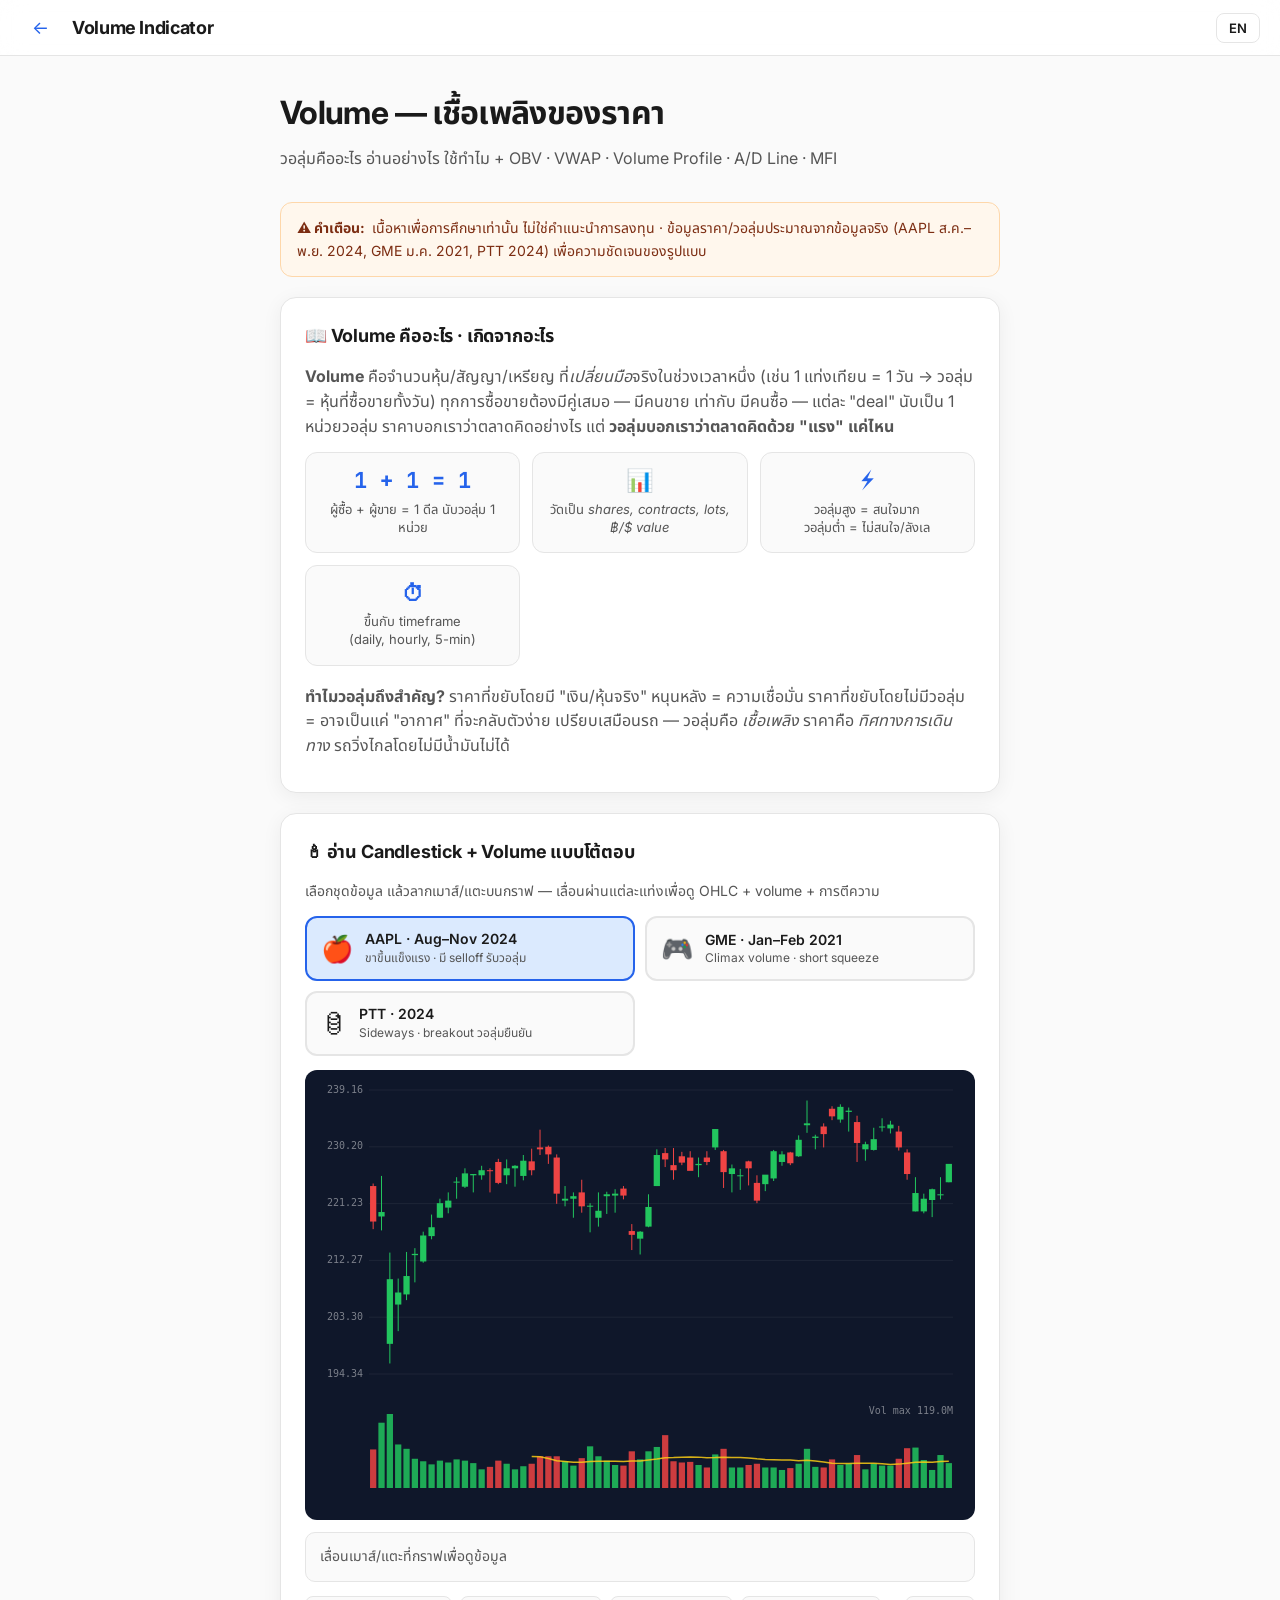
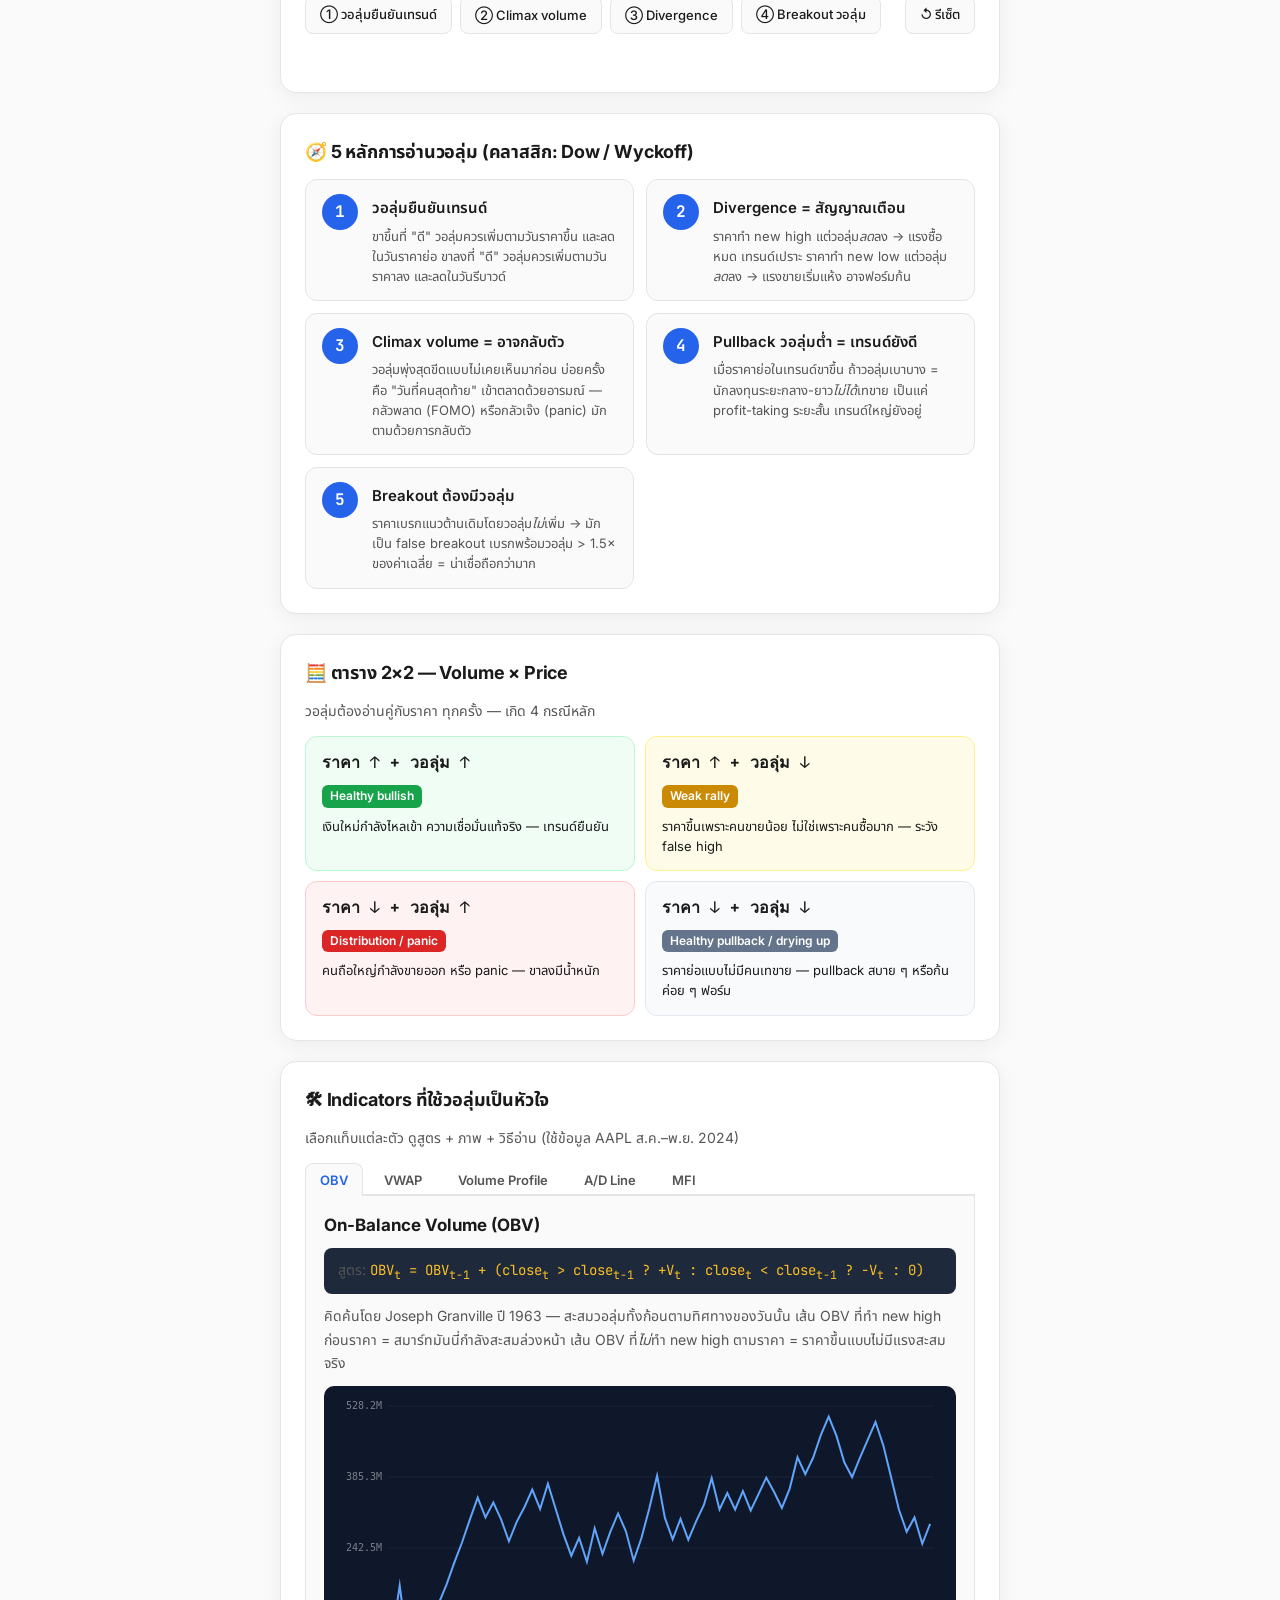
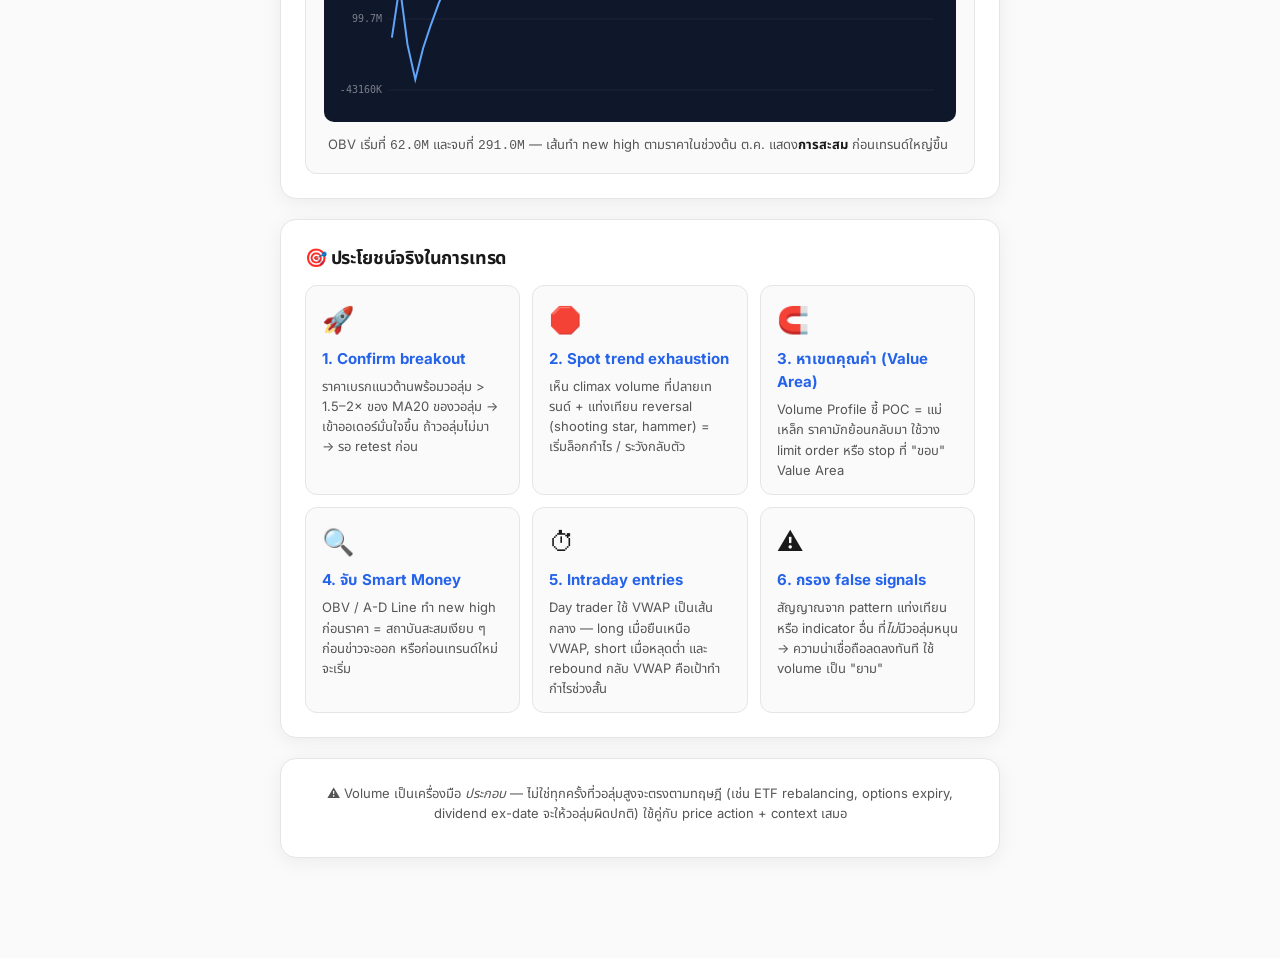
<file: sandboxes/volume-indicator/index.html>
<!DOCTYPE html>
<html lang="th">
<head>
  <meta charset="UTF-8" />
  <meta name="viewport" content="width=device-width, initial-scale=1" />
  <title>Volume Indicator · MySandbox</title>
  <link rel="preconnect" href="https://fonts.googleapis.com">
  <link rel="preconnect" href="https://fonts.gstatic.com" crossorigin>
  <link href="https://fonts.googleapis.com/css2?family=Inter:wght@400;500;600;700&family=Noto+Sans+Thai:wght@400;500;600;700&family=JetBrains+Mono:wght@400;600&display=swap" rel="stylesheet">
  <link rel="stylesheet" href="../../assets/style.css" />
  <link rel="stylesheet" href="style.css" />
</head>
<body>
  <header class="topbar">
    <div style="display:flex;align-items:center;gap:12px;">
      <a href="../../index.html" class="icon-btn" title="Back">←</a>
      <div class="topbar__brand">
        <span data-lang-th>Volume Indicator</span>
        <span data-lang-en>Volume Indicator</span>
      </div>
    </div>
    <div class="topbar__actions">
      <button class="lang-btn" title="Toggle language">EN</button>
    </div>
  </header>

  <main class="sandbox-page">
    <div class="sandbox-container">

      <div class="sandbox-header">
        <h1>
          <span data-lang-th>Volume — เชื้อเพลิงของราคา</span>
          <span data-lang-en>Volume — The Fuel of Price</span>
        </h1>
        <div class="sub">
          <span data-lang-th>วอลุ่มคืออะไร อ่านอย่างไร ใช้ทำไม + OBV · VWAP · Volume Profile · A/D Line · MFI</span>
          <span data-lang-en>What volume is, how to read it, why it matters + OBV · VWAP · Volume Profile · A/D Line · MFI.</span>
        </div>
      </div>

      <div class="disclaimer">
        <strong>⚠️
          <span data-lang-th>คำเตือน:</span>
          <span data-lang-en>Disclaimer:</span>
        </strong>
        <span data-lang-th>เนื้อหาเพื่อการศึกษาเท่านั้น ไม่ใช่คำแนะนำการลงทุน · ข้อมูลราคา/วอลุ่มประมาณจากข้อมูลจริง (AAPL ส.ค.–พ.ย. 2024, GME ม.ค. 2021, PTT 2024) เพื่อความชัดเจนของรูปแบบ</span>
          <span data-lang-en>Educational content only, not investment advice. OHLCV data is approximated from real markets (AAPL Aug–Nov 2024, GME Jan 2021, PTT 2024) for pattern clarity.</span>
      </div>

      <!-- ============================================================
           Section 1: What is Volume
           ============================================================ -->
      <section class="section">
        <h2>
          <span data-lang-th>📖 Volume คืออะไร · เกิดจากอะไร</span>
          <span data-lang-en>📖 What is Volume? Where does it come from?</span>
        </h2>
        <p>
          <span data-lang-th>
            <strong>Volume</strong> คือจำนวนหุ้น/สัญญา/เหรียญ ที่<em>เปลี่ยนมือ</em>จริงในช่วงเวลาหนึ่ง
            (เช่น 1 แท่งเทียน = 1 วัน → วอลุ่ม = หุ้นที่ซื้อขายทั้งวัน)
            ทุกการซื้อขายต้องมีคู่เสมอ — มีคนขาย เท่ากับ มีคนซื้อ — แต่ละ "deal" นับเป็น 1 หน่วยวอลุ่ม
            ราคาบอกเราว่าตลาดคิดอย่างไร แต่ <strong>วอลุ่มบอกเราว่าตลาดคิดด้วย "แรง" แค่ไหน</strong>
          </span>
          <span data-lang-en>
            <strong>Volume</strong> is the number of shares/contracts/coins that <em>actually change hands</em> in a given period
            (e.g. one daily candle's volume = total shares traded that day).
            Every trade has two sides — for each seller there is a buyer — and each match counts as one unit of volume.
            Price tells us what the market thinks; <strong>volume tells us how strongly it thinks it.</strong>
          </span>
        </p>

        <div class="fact-grid">
          <div class="fact">
            <div class="fact-k">1 + 1 = 1</div>
            <div class="fact-v">
              <span data-lang-th>ผู้ซื้อ + ผู้ขาย = 1 ดีล นับวอลุ่ม 1 หน่วย</span>
              <span data-lang-en>1 buyer + 1 seller = 1 deal counts as 1 unit</span>
            </div>
          </div>
          <div class="fact">
            <div class="fact-k">📊</div>
            <div class="fact-v">
              <span data-lang-th>วัดเป็น <em>shares, contracts, lots, ฿/$ value</em></span>
              <span data-lang-en>Measured in <em>shares, contracts, lots, $/฿ value</em></span>
            </div>
          </div>
          <div class="fact">
            <div class="fact-k">⚡</div>
            <div class="fact-v">
              <span data-lang-th>วอลุ่มสูง = สนใจมาก<br/>วอลุ่มต่ำ = ไม่สนใจ/ลังเล</span>
              <span data-lang-en>High volume = strong conviction<br/>Low volume = apathy/hesitation</span>
            </div>
          </div>
          <div class="fact">
            <div class="fact-k">⏱</div>
            <div class="fact-v">
              <span data-lang-th>ขึ้นกับ timeframe<br/>(daily, hourly, 5-min)</span>
              <span data-lang-en>Depends on timeframe<br/>(daily, hourly, 5-min)</span>
            </div>
          </div>
        </div>

        <p style="margin-top:18px;">
          <span data-lang-th>
            <strong>ทำไมวอลุ่มถึงสำคัญ?</strong> ราคาที่ขยับโดยมี "เงิน/หุ้นจริง" หนุนหลัง = ความเชื่อมั่น
            ราคาที่ขยับโดยไม่มีวอลุ่ม = อาจเป็นแค่ "อากาศ" ที่จะกลับตัวง่าย เปรียบเสมือนรถ —
            วอลุ่มคือ <em>เชื้อเพลิง</em> ราคาคือ <em>ทิศทางการเดินทาง</em> รถวิ่งไกลโดยไม่มีน้ำมันไม่ได้
          </span>
          <span data-lang-en>
            <strong>Why does volume matter?</strong> Price movement backed by real money/shares = conviction.
            Price movement <em>without</em> volume = hot air, easily reversed. Think of a car:
            volume is the <em>fuel</em>, price is the <em>direction of travel</em>. No fuel, no journey.
          </span>
        </p>
      </section>

      <!-- ============================================================
           Section 2: Interactive Chart
           ============================================================ -->
      <section class="section">
        <h2>
          <span data-lang-th>🕯 อ่าน Candlestick + Volume แบบโต้ตอบ</span>
          <span data-lang-en>🕯 Read Candlestick + Volume Interactively</span>
        </h2>
        <p class="muted">
          <span data-lang-th>เลือกชุดข้อมูล แล้วลากเมาส์/แตะบนกราฟ — เลื่อนผ่านแต่ละแท่งเพื่อดู OHLC + volume + การตีความ</span>
          <span data-lang-en>Pick a dataset, then hover/tap any bar — see OHLC, volume, and interpretation per bar.</span>
        </p>

        <div class="dataset-picker">
          <button class="ds-btn active" data-ds="aapl">
            <span class="ds-icon">🍎</span>
            <div>
              <div class="ds-name">AAPL · Aug–Nov 2024</div>
              <div class="ds-tag">
                <span data-lang-th>ขาขึ้นแข็งแรง · มี selloff รับวอลุ่ม</span>
                <span data-lang-en>Healthy uptrend with a high-volume selloff</span>
              </div>
            </div>
          </button>
          <button class="ds-btn" data-ds="gme">
            <span class="ds-icon">🎮</span>
            <div>
              <div class="ds-name">GME · Jan–Feb 2021</div>
              <div class="ds-tag">
                <span data-lang-th>Climax volume · short squeeze</span>
                <span data-lang-en>Climax volume · short squeeze</span>
              </div>
            </div>
          </button>
          <button class="ds-btn" data-ds="ptt">
            <span class="ds-icon">🛢</span>
            <div>
              <div class="ds-name">PTT · 2024</div>
              <div class="ds-tag">
                <span data-lang-th>Sideways · breakout วอลุ่มยืนยัน</span>
                <span data-lang-en>Sideways with volume-confirmed breakout</span>
              </div>
            </div>
          </button>
        </div>

        <div class="chart-wrap">
          <canvas id="main-price" class="chart-canvas"></canvas>
          <canvas id="main-volume" class="chart-canvas chart-canvas--volume"></canvas>
          <div id="main-tooltip" class="chart-tooltip"></div>
        </div>

        <div class="readout" id="main-readout">
          <span data-lang-th>เลื่อนเมาส์/แตะที่กราฟเพื่อดูข้อมูล</span>
          <span data-lang-en>Hover or tap the chart to inspect bars.</span>
        </div>

        <div class="scenario-row">
          <button class="sc-btn" data-sc="confirm">
            <span data-lang-th>① วอลุ่มยืนยันเทรนด์</span>
            <span data-lang-en>① Volume confirms trend</span>
          </button>
          <button class="sc-btn" data-sc="climax">
            <span data-lang-th>② Climax volume</span>
            <span data-lang-en>② Climax volume</span>
          </button>
          <button class="sc-btn" data-sc="divergence">
            <span data-lang-th>③ Divergence</span>
            <span data-lang-en>③ Divergence</span>
          </button>
          <button class="sc-btn" data-sc="breakout">
            <span data-lang-th>④ Breakout วอลุ่ม</span>
            <span data-lang-en>④ Volume-confirmed breakout</span>
          </button>
          <button class="sc-btn sc-btn--reset" data-sc="reset">
            <span data-lang-th>↺ รีเซ็ต</span>
            <span data-lang-en>↺ Reset</span>
          </button>
        </div>
        <div class="scenario-note" id="scenario-note"></div>
      </section>

      <!-- ============================================================
           Section 3: 5 Principles
           ============================================================ -->
      <section class="section">
        <h2>
          <span data-lang-th>🧭 5 หลักการอ่านวอลุ่ม (คลาสสิก: Dow / Wyckoff)</span>
          <span data-lang-en>🧭 5 Classical Volume Principles (Dow / Wyckoff)</span>
        </h2>

        <div class="principle-grid">
          <div class="principle">
            <div class="principle-num">1</div>
            <div class="principle-body">
              <h3><span data-lang-th>วอลุ่มยืนยันเทรนด์</span><span data-lang-en>Volume confirms trend</span></h3>
              <p>
                <span data-lang-th>ขาขึ้นที่ "ดี" วอลุ่มควรเพิ่มตามวันราคาขึ้น และลดในวันราคาย่อ
                  ขาลงที่ "ดี" วอลุ่มควรเพิ่มตามวันราคาลง และลดในวันรีบาวด์</span>
                <span data-lang-en>In a healthy uptrend volume rises on up-days and dries on pullbacks.
                  In a healthy downtrend volume rises on down-days and dries on bounces.</span>
              </p>
            </div>
          </div>

          <div class="principle">
            <div class="principle-num">2</div>
            <div class="principle-body">
              <h3><span data-lang-th>Divergence = สัญญาณเตือน</span><span data-lang-en>Divergence is a warning</span></h3>
              <p>
                <span data-lang-th>ราคาทำ new high แต่วอลุ่ม<em>ลด</em>ลง → แรงซื้อหมด เทรนด์เปราะ
                  ราคาทำ new low แต่วอลุ่ม<em>ลด</em>ลง → แรงขายเริ่มแห้ง อาจฟอร์มก้น</span>
                <span data-lang-en>New high on declining volume → buyers exhausted, trend fragile.
                  New low on declining volume → selling drying up, possible bottom forming.</span>
              </p>
            </div>
          </div>

          <div class="principle">
            <div class="principle-num">3</div>
            <div class="principle-body">
              <h3><span data-lang-th>Climax volume = อาจกลับตัว</span><span data-lang-en>Climax volume = possible reversal</span></h3>
              <p>
                <span data-lang-th>วอลุ่มพุ่งสุดขีดแบบไม่เคยเห็นมาก่อน บ่อยครั้งคือ "วันที่คนสุดท้าย"
                  เข้าตลาดด้วยอารมณ์ — กลัวพลาด (FOMO) หรือกลัวเจ๊ง (panic) มักตามด้วยการกลับตัว</span>
                <span data-lang-en>An exhaust-level volume spike often marks the "last buyers/sellers" entering on emotion —
                  FOMO or panic. A reversal often follows.</span>
              </p>
            </div>
          </div>

          <div class="principle">
            <div class="principle-num">4</div>
            <div class="principle-body">
              <h3><span data-lang-th>Pullback วอลุ่มต่ำ = เทรนด์ยังดี</span><span data-lang-en>Low-volume pullback = trend intact</span></h3>
              <p>
                <span data-lang-th>เมื่อราคาย่อในเทรนด์ขาขึ้น ถ้าวอลุ่มเบาบาง = นักลงทุนระยะกลาง-ยาว<em>ไม่ได้</em>เทขาย
                  เป็นแค่ profit-taking ระยะสั้น เทรนด์ใหญ่ยังอยู่</span>
                <span data-lang-en>If a pullback inside an uptrend comes on light volume, longer-term holders aren't selling —
                  it's just short-term profit taking, the larger trend stays intact.</span>
              </p>
            </div>
          </div>

          <div class="principle">
            <div class="principle-num">5</div>
            <div class="principle-body">
              <h3><span data-lang-th>Breakout ต้องมีวอลุ่ม</span><span data-lang-en>Breakouts need volume</span></h3>
              <p>
                <span data-lang-th>ราคาเบรกแนวต้านเดิมโดยวอลุ่ม<em>ไม่</em>เพิ่ม → มักเป็น false breakout
                  เบรกพร้อมวอลุ่ม &gt; 1.5× ของค่าเฉลี่ย = น่าเชื่อถือกว่ามาก</span>
                <span data-lang-en>Breaking resistance on flat volume is usually a fakeout.
                  A breakout backed by volume ≥ 1.5× average is far more reliable.</span>
              </p>
            </div>
          </div>
        </div>
      </section>

      <!-- ============================================================
           Section 4: Volume × Price Matrix
           ============================================================ -->
      <section class="section">
        <h2>
          <span data-lang-th>🧮 ตาราง 2×2 — Volume × Price</span>
          <span data-lang-en>🧮 The Volume × Price 2×2 Matrix</span>
        </h2>
        <p class="muted">
          <span data-lang-th>วอลุ่มต้องอ่านคู่กับราคา ทุกครั้ง — เกิด 4 กรณีหลัก</span>
          <span data-lang-en>Volume is meaningless without price context — 4 base cases:</span>
        </p>

        <div class="matrix">
          <div class="mx mx-bull">
            <div class="mx-head">
              <span data-lang-th>ราคา ↑ + วอลุ่ม ↑</span>
              <span data-lang-en>Price ↑ + Volume ↑</span>
            </div>
            <div class="mx-tag mx-tag--bull">
              <span data-lang-th>Healthy bullish</span>
              <span data-lang-en>Healthy bullish</span>
            </div>
            <p>
              <span data-lang-th>เงินใหม่กำลังไหลเข้า ความเชื่อมั่นแท้จริง — เทรนด์ยืนยัน</span>
              <span data-lang-en>Fresh money flowing in, real conviction — trend confirmed.</span>
            </p>
          </div>

          <div class="mx mx-warn">
            <div class="mx-head">
              <span data-lang-th>ราคา ↑ + วอลุ่ม ↓</span>
              <span data-lang-en>Price ↑ + Volume ↓</span>
            </div>
            <div class="mx-tag mx-tag--warn">
              <span data-lang-th>Weak rally</span>
              <span data-lang-en>Weak rally</span>
            </div>
            <p>
              <span data-lang-th>ราคาขึ้นเพราะคนขายน้อย ไม่ใช่เพราะคนซื้อมาก — ระวัง false high</span>
              <span data-lang-en>Price rises because few are selling, not because many are buying — beware false high.</span>
            </p>
          </div>

          <div class="mx mx-bear">
            <div class="mx-head">
              <span data-lang-th>ราคา ↓ + วอลุ่ม ↑</span>
              <span data-lang-en>Price ↓ + Volume ↑</span>
            </div>
            <div class="mx-tag mx-tag--bear">
              <span data-lang-th>Distribution / panic</span>
              <span data-lang-en>Distribution / panic</span>
            </div>
            <p>
              <span data-lang-th>คนถือใหญ่กำลังขายออก หรือ panic — ขาลงมีน้ำหนัก</span>
              <span data-lang-en>Big holders unloading or panic selling — downtrend has weight.</span>
            </p>
          </div>

          <div class="mx mx-neutral">
            <div class="mx-head">
              <span data-lang-th>ราคา ↓ + วอลุ่ม ↓</span>
              <span data-lang-en>Price ↓ + Volume ↓</span>
            </div>
            <div class="mx-tag mx-tag--neutral">
              <span data-lang-th>Healthy pullback / drying up</span>
              <span data-lang-en>Healthy pullback / drying up</span>
            </div>
            <p>
              <span data-lang-th>ราคาย่อแบบไม่มีคนเทขาย — pullback สบาย ๆ หรือก้นค่อย ๆ ฟอร์ม</span>
              <span data-lang-en>Price drifting down without real selling — gentle pullback or base forming.</span>
            </p>
          </div>
        </div>
      </section>

      <!-- ============================================================
           Section 5: Volume-Derived Indicators
           ============================================================ -->
      <section class="section">
        <h2>
          <span data-lang-th>🛠 Indicators ที่ใช้วอลุ่มเป็นหัวใจ</span>
          <span data-lang-en>🛠 Indicators Built on Volume</span>
        </h2>
        <p class="muted">
          <span data-lang-th>เลือกแท็บแต่ละตัว ดูสูตร + ภาพ + วิธีอ่าน (ใช้ข้อมูล AAPL ส.ค.–พ.ย. 2024)</span>
          <span data-lang-en>Click each tab to see the formula, visual, and interpretation (using AAPL Aug–Nov 2024).</span>
        </p>

        <div class="ind-tabs">
          <button class="ind-tab active" data-ind="obv">OBV</button>
          <button class="ind-tab" data-ind="vwap">VWAP</button>
          <button class="ind-tab" data-ind="profile"><span data-lang-th>Volume Profile</span><span data-lang-en>Volume Profile</span></button>
          <button class="ind-tab" data-ind="ad">A/D Line</button>
          <button class="ind-tab" data-ind="mfi">MFI</button>
        </div>

        <div class="ind-panel" id="ind-obv">
          <h3>On-Balance Volume (OBV)</h3>
          <p class="ind-formula">
            <span data-lang-th>สูตร:</span><span data-lang-en>Formula:</span>
            <code>OBV<sub>t</sub> = OBV<sub>t−1</sub> + (close<sub>t</sub> &gt; close<sub>t−1</sub> ? +V<sub>t</sub> : close<sub>t</sub> &lt; close<sub>t−1</sub> ? −V<sub>t</sub> : 0)</code>
          </p>
          <p>
            <span data-lang-th>คิดค้นโดย Joseph Granville ปี 1963 — สะสมวอลุ่มทั้งก้อนตามทิศทางของวันนั้น
              เส้น OBV ที่ทำ new high ก่อนราคา = สมาร์ทมันนี่กำลังสะสมล่วงหน้า
              เส้น OBV ที่<em>ไม่</em>ทำ new high ตามราคา = ราคาขึ้นแบบไม่มีแรงสะสมจริง</span>
            <span data-lang-en>Coined by Joseph Granville in 1963. Each day's <em>entire</em> volume is added or subtracted by close direction.
              OBV breaking out before price = smart money accumulating early.
              OBV failing to confirm a new price high = rally without real accumulation.</span>
          </p>
          <div class="ind-chart-wrap">
            <canvas id="obv-canvas" class="chart-canvas"></canvas>
          </div>
          <div class="ind-readout" id="obv-readout"></div>
        </div>

        <div class="ind-panel hidden" id="ind-vwap">
          <h3>Volume-Weighted Average Price (VWAP)</h3>
          <p class="ind-formula">
            <code>VWAP = Σ(typical price × volume) / Σ volume</code><br/>
            <code>typical price = (high + low + close) / 3</code>
          </p>
          <p>
            <span data-lang-th>VWAP คือราคา"เฉลี่ย"ที่ผู้คนซื้อขายจริง — ใช้กันมากในกองทุนสถาบัน
              ราคา &gt; VWAP = ฝ่ายซื้อกำลังคุม (bullish bias)
              ราคา &lt; VWAP = ฝ่ายขายกำลังคุม (bearish bias)
              นิยมใช้ใน intraday trading เป็น "เส้นแบ่งความถูก-แพง" ของวันนั้น</span>
            <span data-lang-en>VWAP is the true average price people are paying — heavily used by institutions.
              Price &gt; VWAP = buyers in control (bullish bias).
              Price &lt; VWAP = sellers in control (bearish bias).
              Especially common intraday as a "fair-value line" for the session.</span>
          </p>
          <div class="ind-chart-wrap">
            <canvas id="vwap-canvas" class="chart-canvas"></canvas>
          </div>
          <div class="ind-readout" id="vwap-readout"></div>
        </div>

        <div class="ind-panel hidden" id="ind-profile">
          <h3>Volume Profile</h3>
          <p class="ind-formula">
            <span data-lang-th>วิธีคำนวณ:</span><span data-lang-en>How:</span>
            <code><span data-lang-th>แบ่งช่วงราคาเป็น bins → รวมวอลุ่มที่ซื้อขายใน bin นั้น</span><span data-lang-en>split price into bins → sum volume traded inside each bin</span></code>
          </p>
          <p>
            <span data-lang-th>ฮิสโตแกรมแนวนอน — บอกว่าราคาที่ "คนเทรดเยอะที่สุด" อยู่ตรงไหน
              <strong>POC (Point of Control)</strong> = bin ที่วอลุ่มสูงสุด — มักทำหน้าที่เป็นแม่เหล็กดูดราคา
              <strong>VAH/VAL</strong> = ขอบเขตที่ครอบ 70% ของวอลุ่ม (Value Area) — ราคาส่วนใหญ่อยู่ในนี้
              ใช้หาแนวรับ-แนวต้านเชิงเชิงโครงสร้าง ไม่ใช่แค่ pattern</span>
            <span data-lang-en>A horizontal histogram — shows where most trading happened by price level.
              <strong>POC (Point of Control)</strong> = highest-volume bin — often acts as a magnet.
              <strong>VAH/VAL</strong> = 70% Value Area boundaries — most trading occurs here.
              Used to find structural support/resistance — not just pattern shapes.</span>
          </p>
          <div class="profile-wrap">
            <canvas id="profile-price" class="chart-canvas profile-price"></canvas>
            <canvas id="profile-hist" class="chart-canvas profile-hist"></canvas>
          </div>
          <div class="ind-readout" id="profile-readout"></div>
        </div>

        <div class="ind-panel hidden" id="ind-ad">
          <h3>Accumulation / Distribution Line (A/D)</h3>
          <p class="ind-formula">
            <code>MFM = ((close − low) − (high − close)) / (high − low)</code><br/>
            <code>MFV = MFM × volume</code><br/>
            <code>A/D<sub>t</sub> = A/D<sub>t−1</sub> + MFV<sub>t</sub></code>
          </p>
          <p>
            <span data-lang-th>คิดค้นโดย Marc Chaikin — ละเอียดกว่า OBV เพราะให้น้ำหนักตาม "ตำแหน่งของ close ในแท่ง"
              close ใกล้ high → MFM เข้าใกล้ +1 (สะสม)
              close ใกล้ low → MFM เข้าใกล้ −1 (กระจาย)
              ใช้คู่กับราคาเพื่อจับ <em>divergence</em> ได้ละเอียดกว่า OBV</span>
            <span data-lang-en>Developed by Marc Chaikin. Finer-grained than OBV because it weighs <em>where</em> the close lands inside the bar.
              Close near high → MFM ≈ +1 (accumulation).
              Close near low → MFM ≈ −1 (distribution).
              Used to detect divergence with more nuance than OBV.</span>
          </p>
          <div class="ind-chart-wrap">
            <canvas id="ad-canvas" class="chart-canvas"></canvas>
          </div>
          <div class="ind-readout" id="ad-readout"></div>
        </div>

        <div class="ind-panel hidden" id="ind-mfi">
          <h3>Money Flow Index (MFI)</h3>
          <p class="ind-formula">
            <code>typical price = (high + low + close) / 3</code><br/>
            <code>raw money flow = typical price × volume</code><br/>
            <code>MFR = Σ positive MF<sub>14</sub> / Σ negative MF<sub>14</sub></code><br/>
            <code>MFI = 100 − 100 / (1 + MFR)</code>
          </p>
          <p>
            <span data-lang-th>เรียกอีกชื่อว่า "volume-weighted RSI" — ขยับ 0–100 เหมือน RSI
              &gt; 80 = overbought (อาจกลับตัวลง)
              &lt; 20 = oversold (อาจกลับตัวขึ้น)
              ต่างจาก RSI ตรงที่ MFI เอา volume มาคิดด้วย — สัญญาณ divergence แม่นกว่ามาก</span>
            <span data-lang-en>Often called "volume-weighted RSI" — bounded 0–100 like RSI.
              &gt; 80 = overbought (potential reversal down).
              &lt; 20 = oversold (potential reversal up).
              Unlike RSI, MFI incorporates volume — divergence signals are more reliable.</span>
          </p>
          <div class="ind-chart-wrap">
            <canvas id="mfi-canvas" class="chart-canvas"></canvas>
          </div>
          <div class="ind-readout" id="mfi-readout"></div>
        </div>
      </section>

      <!-- ============================================================
           Section 6: Real-world Use Cases
           ============================================================ -->
      <section class="section">
        <h2>
          <span data-lang-th>🎯 ประโยชน์จริงในการเทรด</span>
          <span data-lang-en>🎯 Real-World Use Cases</span>
        </h2>

        <div class="usecase-grid">
          <div class="usecase">
            <div class="uc-emoji">🚀</div>
            <h3><span data-lang-th>1. Confirm breakout</span><span data-lang-en>1. Confirm breakouts</span></h3>
            <p><span data-lang-th>ราคาเบรกแนวต้านพร้อมวอลุ่ม &gt; 1.5–2× ของ MA20 ของวอลุ่ม → เข้าออเดอร์มั่นใจขึ้น
              ถ้าวอลุ่มไม่มา → รอ retest ก่อน</span>
              <span data-lang-en>Price clears resistance on volume &gt; 1.5–2× the 20-day average → higher conviction entry.
              No volume → wait for retest before committing.</span></p>
          </div>
          <div class="usecase">
            <div class="uc-emoji">🛑</div>
            <h3><span data-lang-th>2. Spot trend exhaustion</span><span data-lang-en>2. Spot trend exhaustion</span></h3>
            <p><span data-lang-th>เห็น climax volume ที่ปลายเทรนด์ + แท่งเทียน reversal (shooting star, hammer)
              = เริ่มล็อกกำไร / ระวังกลับตัว</span>
              <span data-lang-en>Climax volume at trend extremes + reversal candles (shooting star, hammer)
              = start locking in profits, watch for reversal.</span></p>
          </div>
          <div class="usecase">
            <div class="uc-emoji">🧲</div>
            <h3><span data-lang-th>3. หาเขตคุณค่า (Value Area)</span><span data-lang-en>3. Find value areas</span></h3>
            <p><span data-lang-th>Volume Profile ชี้ POC = แม่เหล็ก ราคามักย้อนกลับมา
              ใช้วาง limit order หรือ stop ที่ "ขอบ" Value Area</span>
              <span data-lang-en>Volume Profile's POC acts as a magnet for price.
              Use Value Area edges to place limits/stops at structural levels.</span></p>
          </div>
          <div class="usecase">
            <div class="uc-emoji">🔍</div>
            <h3><span data-lang-th>4. จับ Smart Money</span><span data-lang-en>4. Track smart money</span></h3>
            <p><span data-lang-th>OBV / A-D Line ทำ new high ก่อนราคา = สถาบันสะสมเงียบ ๆ
              ก่อนข่าวจะออก หรือก่อนเทรนด์ใหม่จะเริ่ม</span>
              <span data-lang-en>OBV/A-D making new highs before price = institutions accumulating quietly
              before news drops or a new trend begins.</span></p>
          </div>
          <div class="usecase">
            <div class="uc-emoji">⏱</div>
            <h3><span data-lang-th>5. Intraday entries</span><span data-lang-en>5. Intraday entries</span></h3>
            <p><span data-lang-th>Day trader ใช้ VWAP เป็นเส้นกลาง — long เมื่อยืนเหนือ VWAP, short เมื่อหลุดต่ำ
              และ rebound กลับ VWAP คือเป้าทำกำไรช่วงสั้น</span>
              <span data-lang-en>Day traders treat VWAP as the centerline — long above, short below.
              VWAP rebounds are short-term profit targets.</span></p>
          </div>
          <div class="usecase">
            <div class="uc-emoji">⚠️</div>
            <h3><span data-lang-th>6. กรอง false signals</span><span data-lang-en>6. Filter false signals</span></h3>
            <p><span data-lang-th>สัญญาณจาก pattern แท่งเทียนหรือ indicator อื่น ที่<em>ไม่</em>มีวอลุ่มหนุน
              → ความน่าเชื่อถือลดลงทันที ใช้ volume เป็น "ยาม"</span>
              <span data-lang-en>Any candlestick or indicator signal lacking volume confirmation drops in reliability.
              Use volume as a gatekeeper.</span></p>
          </div>
        </div>
      </section>

      <!-- ============================================================
           Footer
           ============================================================ -->
      <section class="section" style="text-align:center;">
        <p class="muted" style="font-size:13px;">
          <span data-lang-th>
            ⚠️ Volume เป็นเครื่องมือ <em>ประกอบ</em> — ไม่ใช่ทุกครั้งที่วอลุ่มสูงจะตรงตามทฤษฎี
            (เช่น ETF rebalancing, options expiry, dividend ex-date จะให้วอลุ่มผิดปกติ)
            ใช้คู่กับ price action + context เสมอ
          </span>
          <span data-lang-en>
            ⚠️ Volume is a <em>supporting</em> tool — not every spike fits the theory
            (ETF rebalancing, options expiry, ex-dividend events all distort volume).
            Always combine with price action and context.
          </span>
        </p>
      </section>

    </div>
  </main>

  <script type="module" src="../../assets/i18n.js"></script>
  <script type="module" src="script.js"></script>
</body>
</html>
</file>
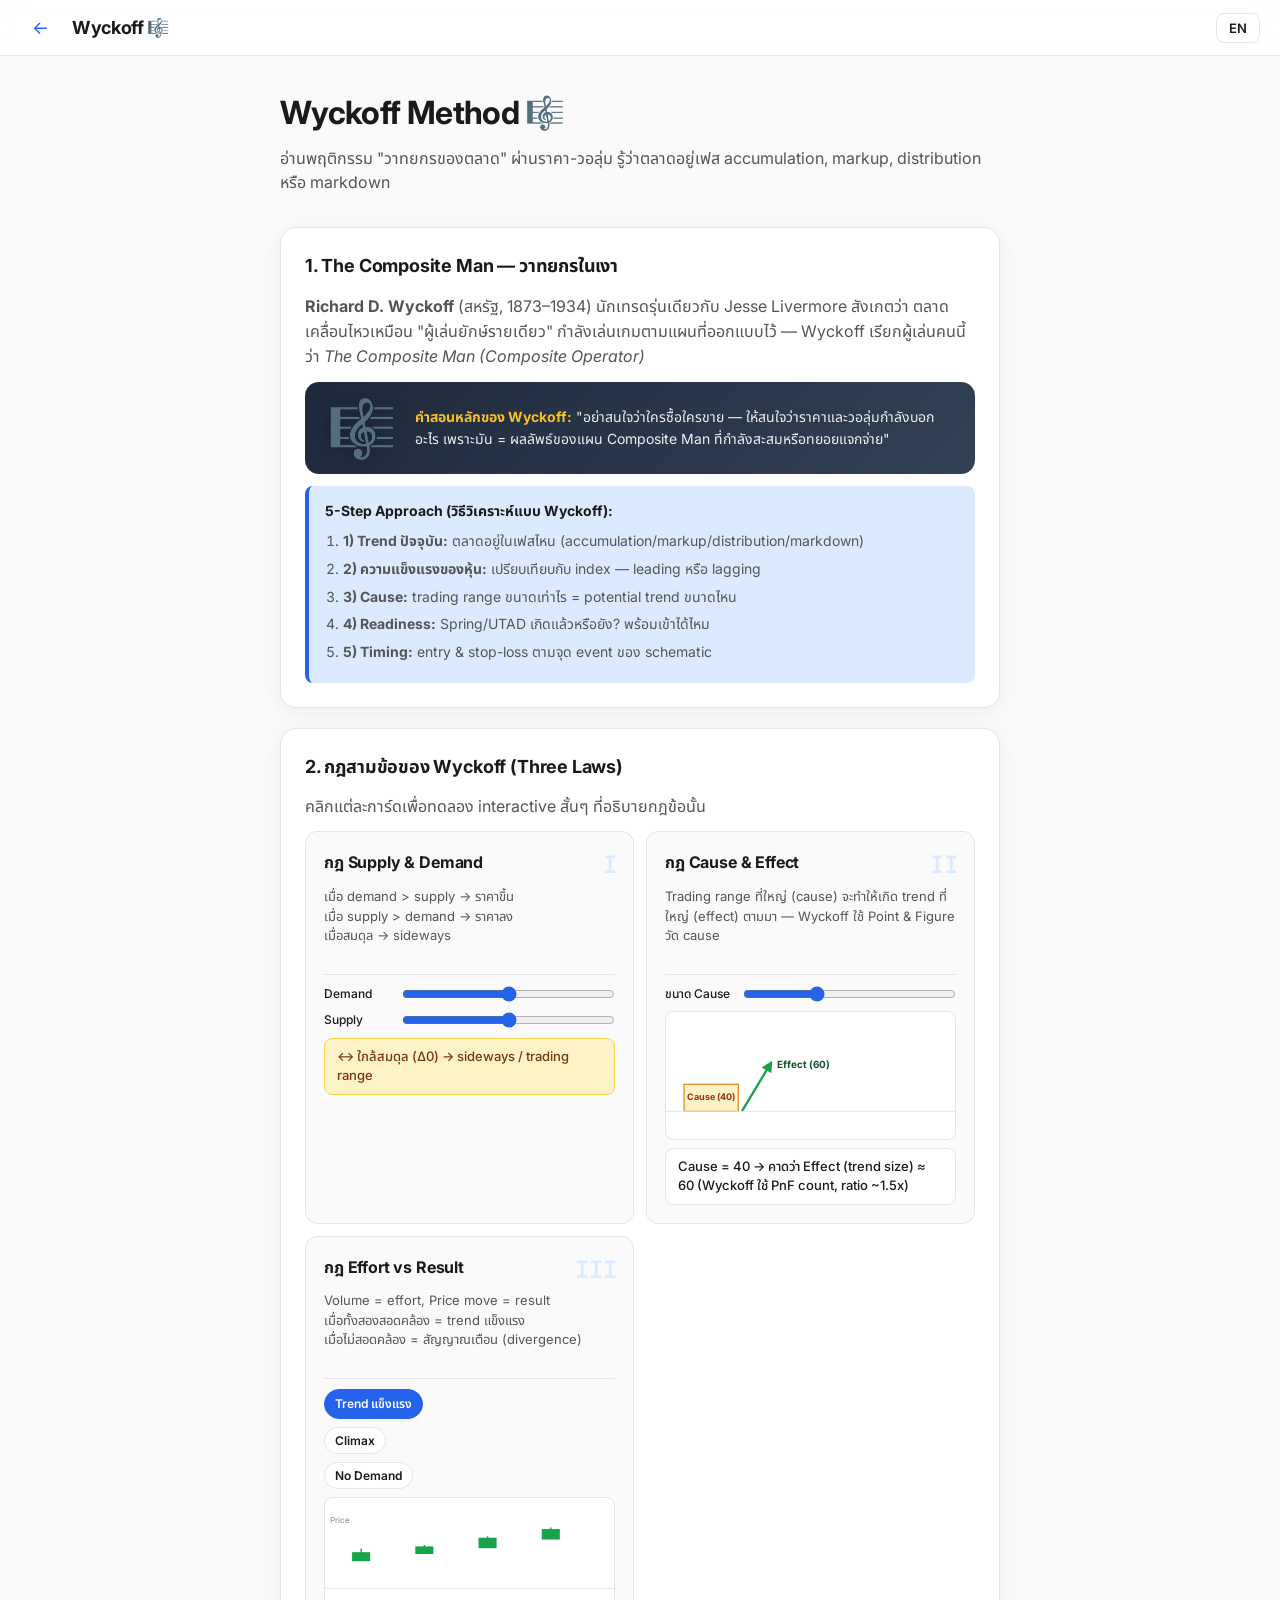
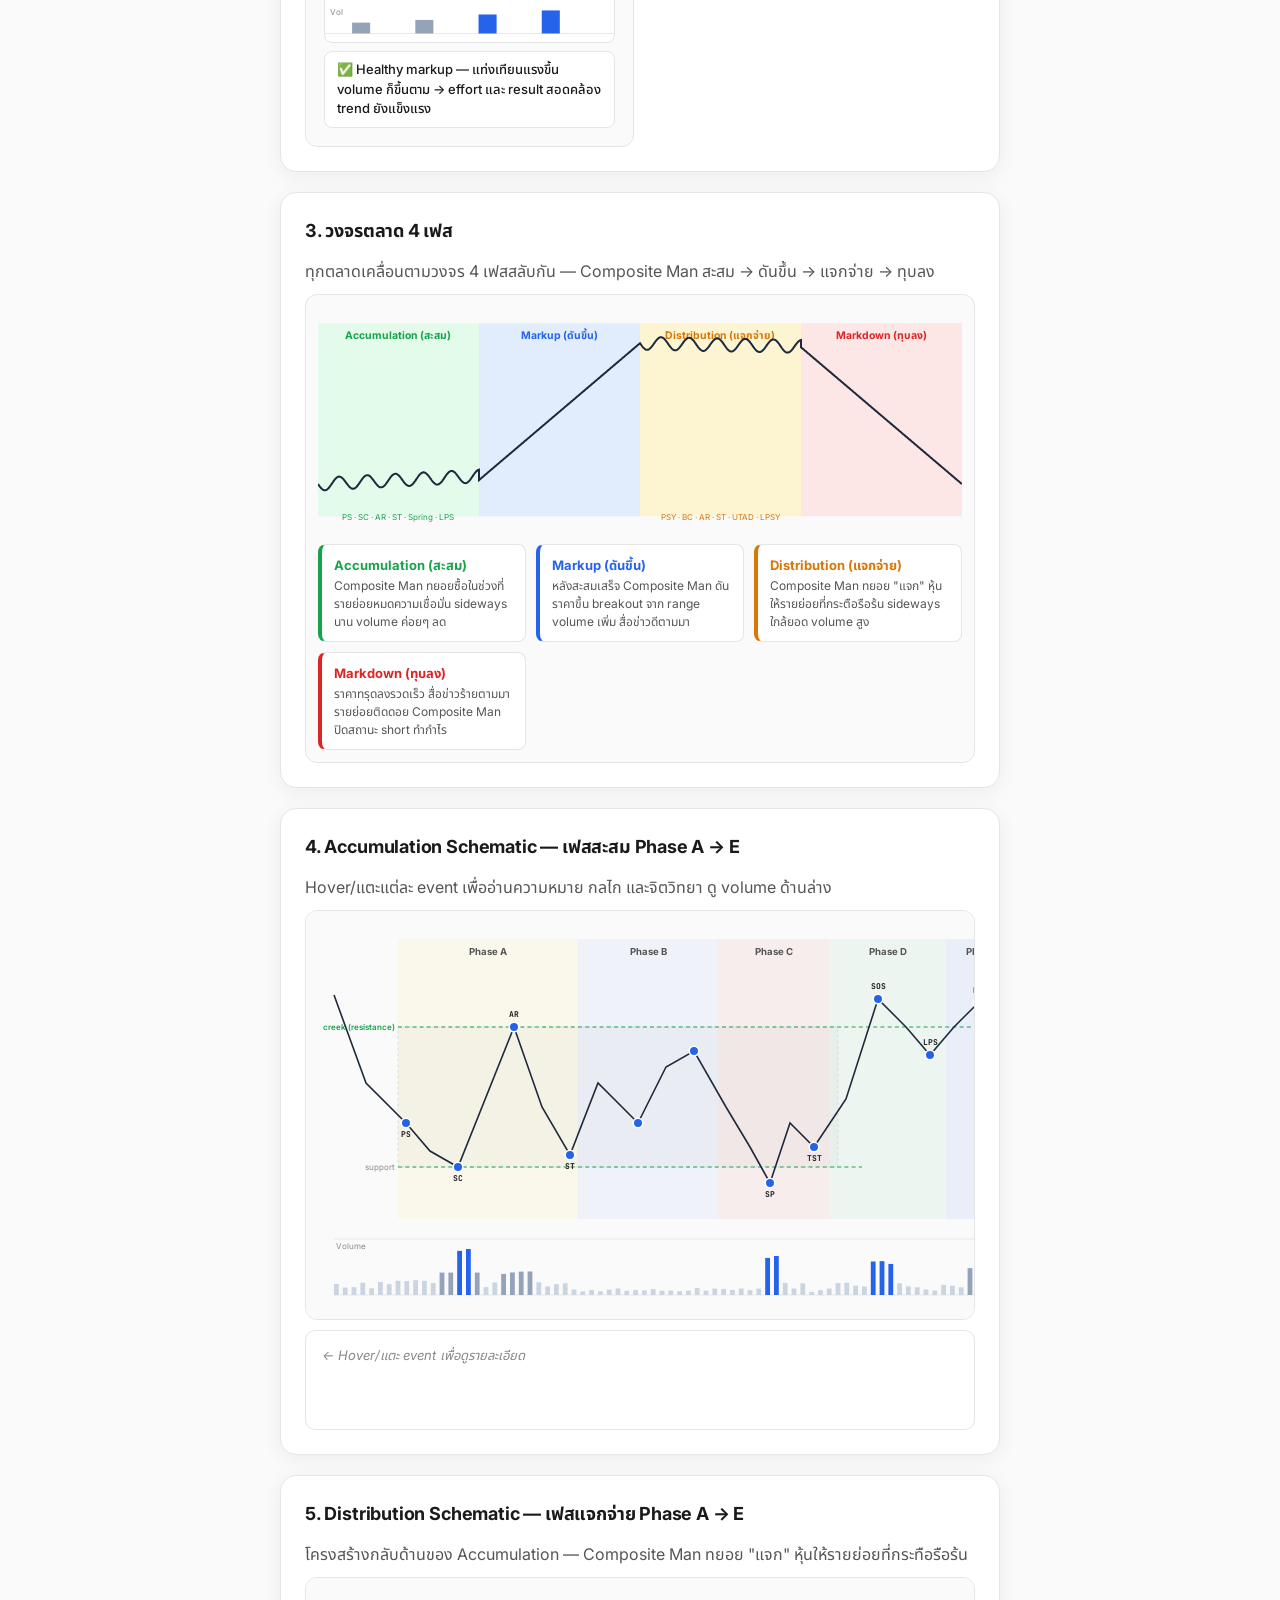
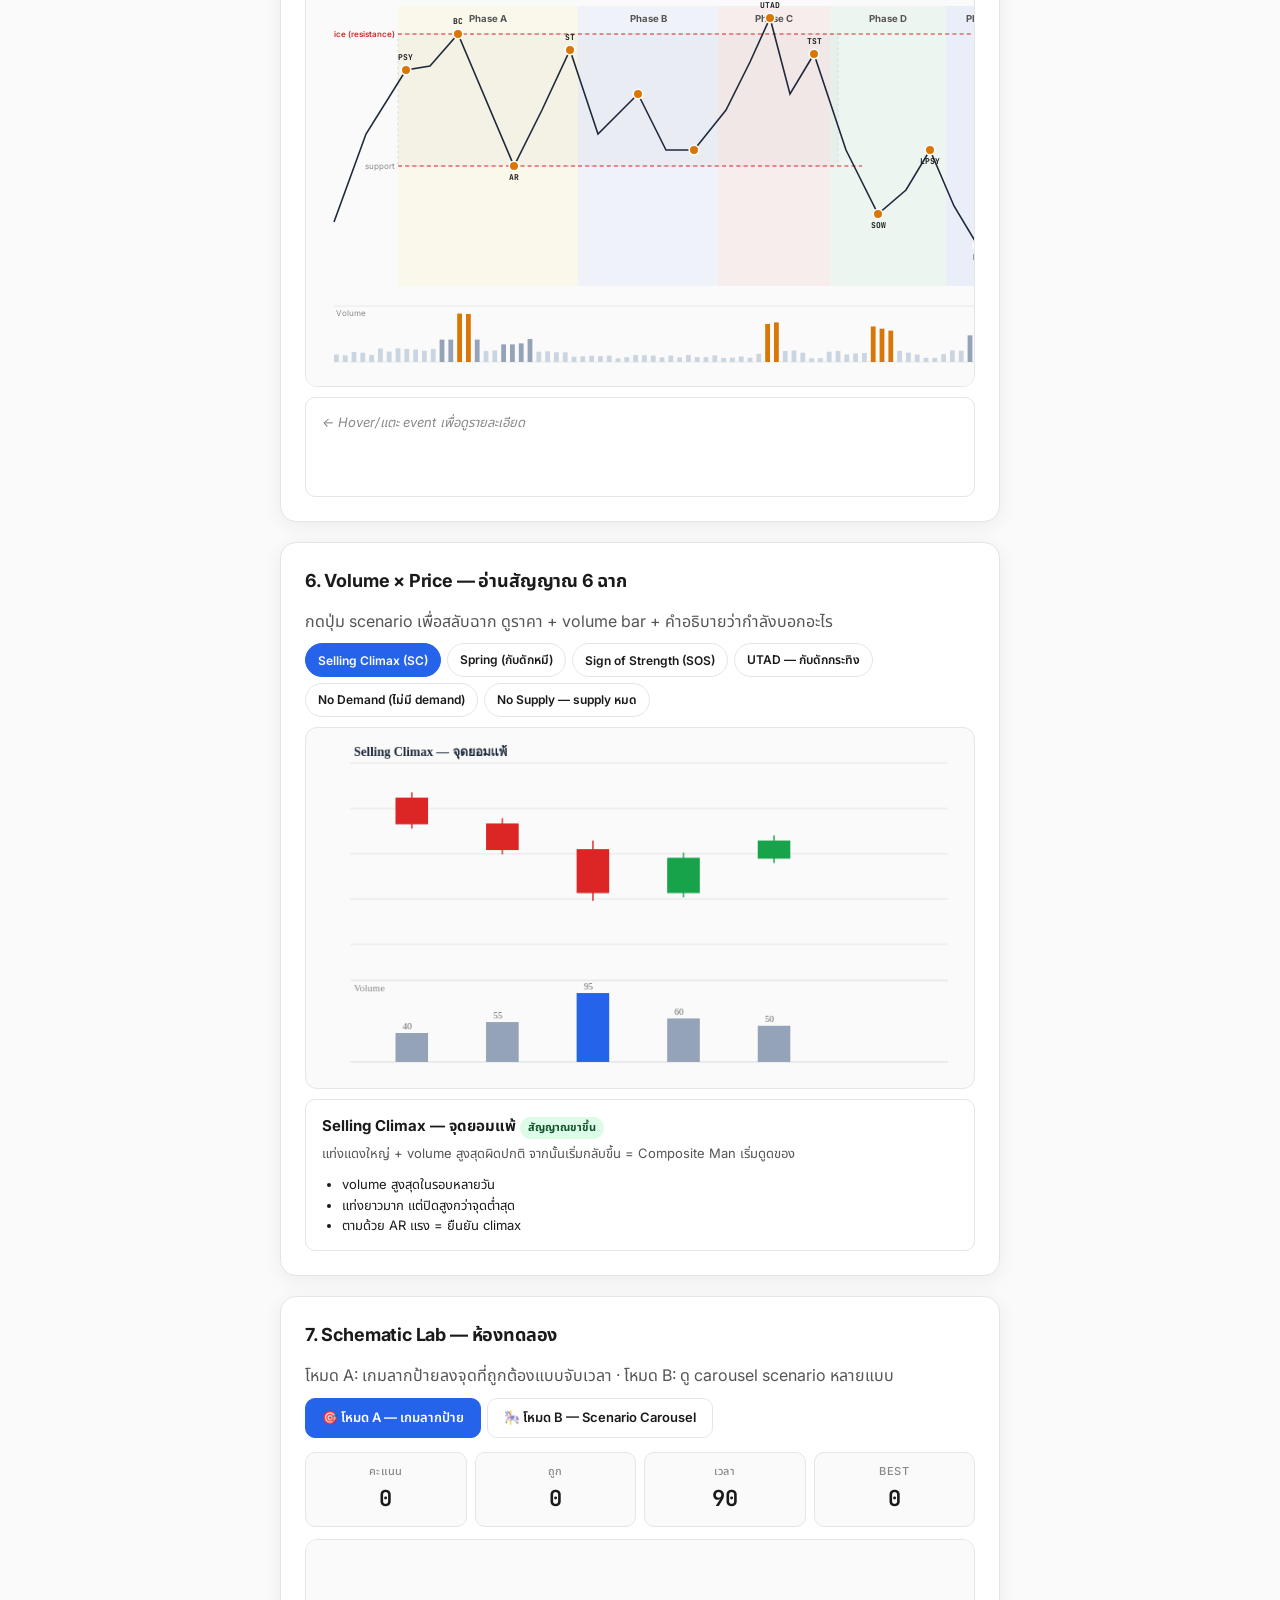
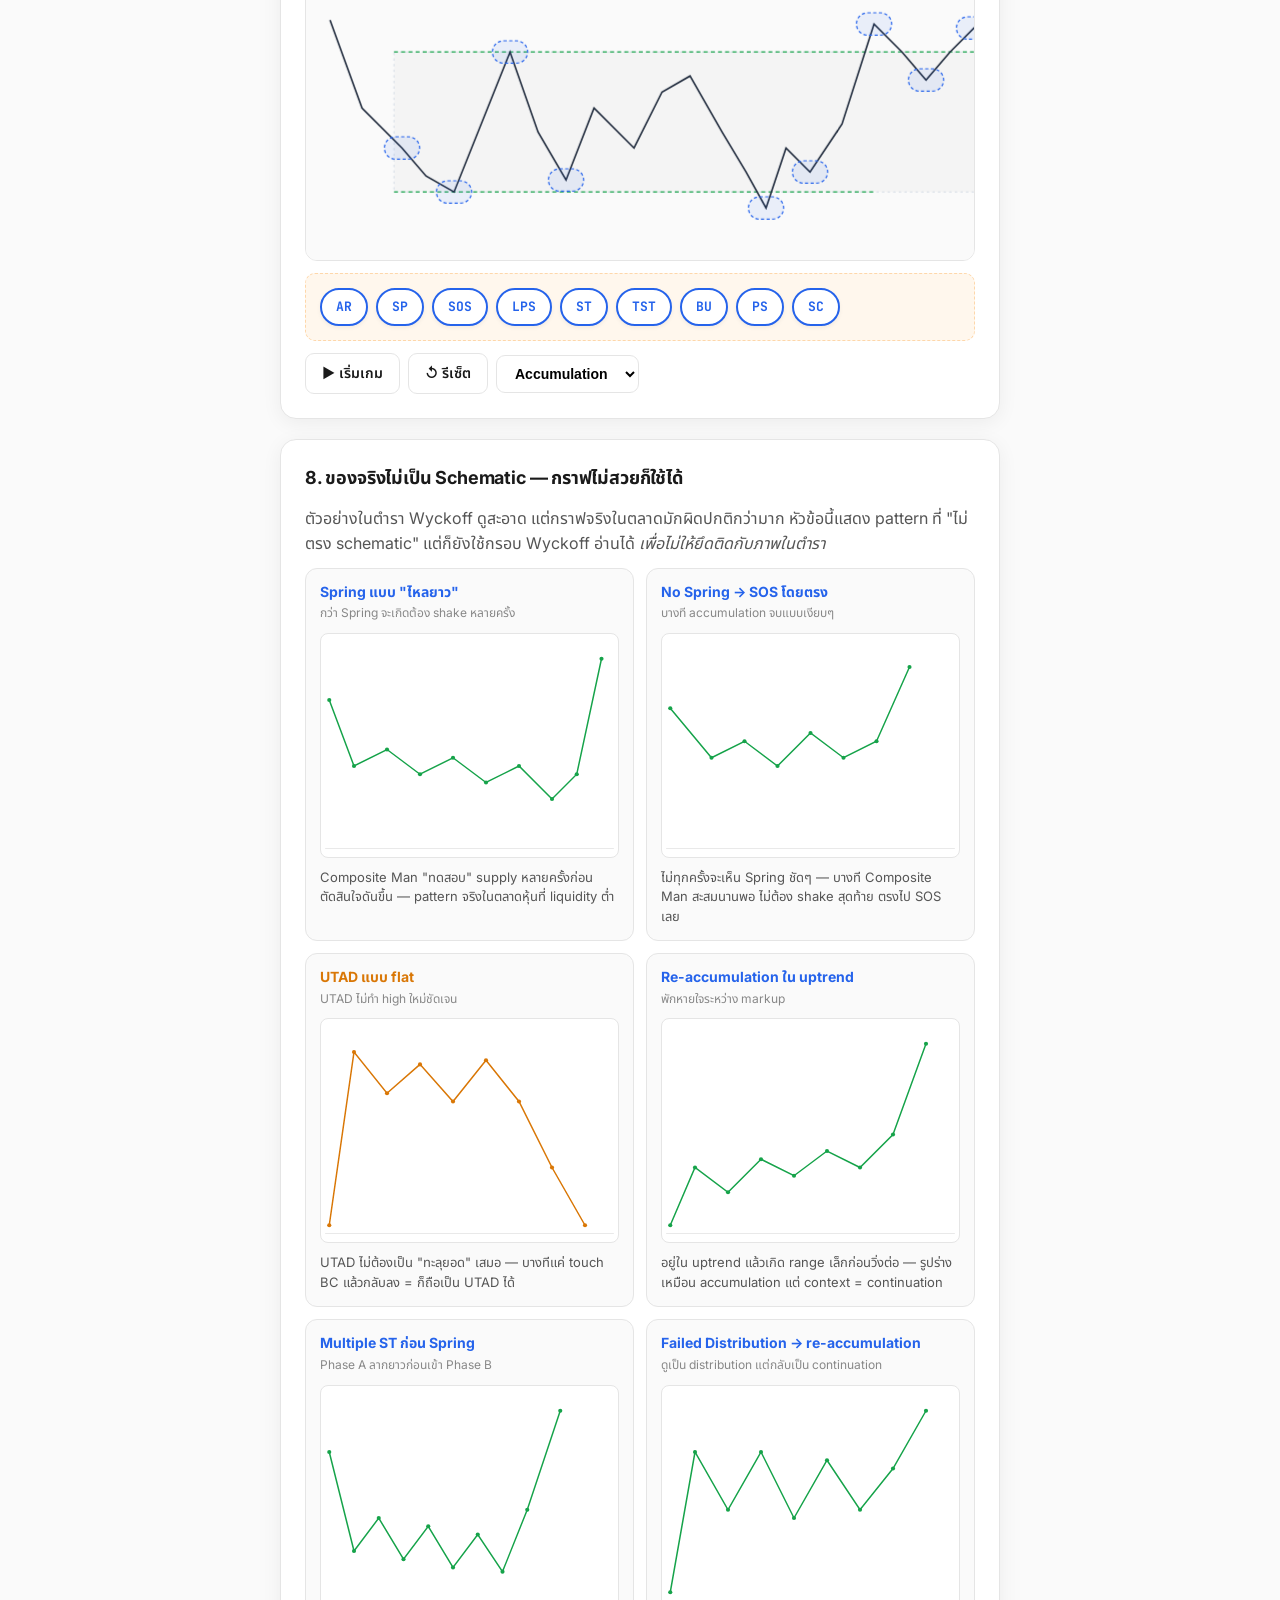
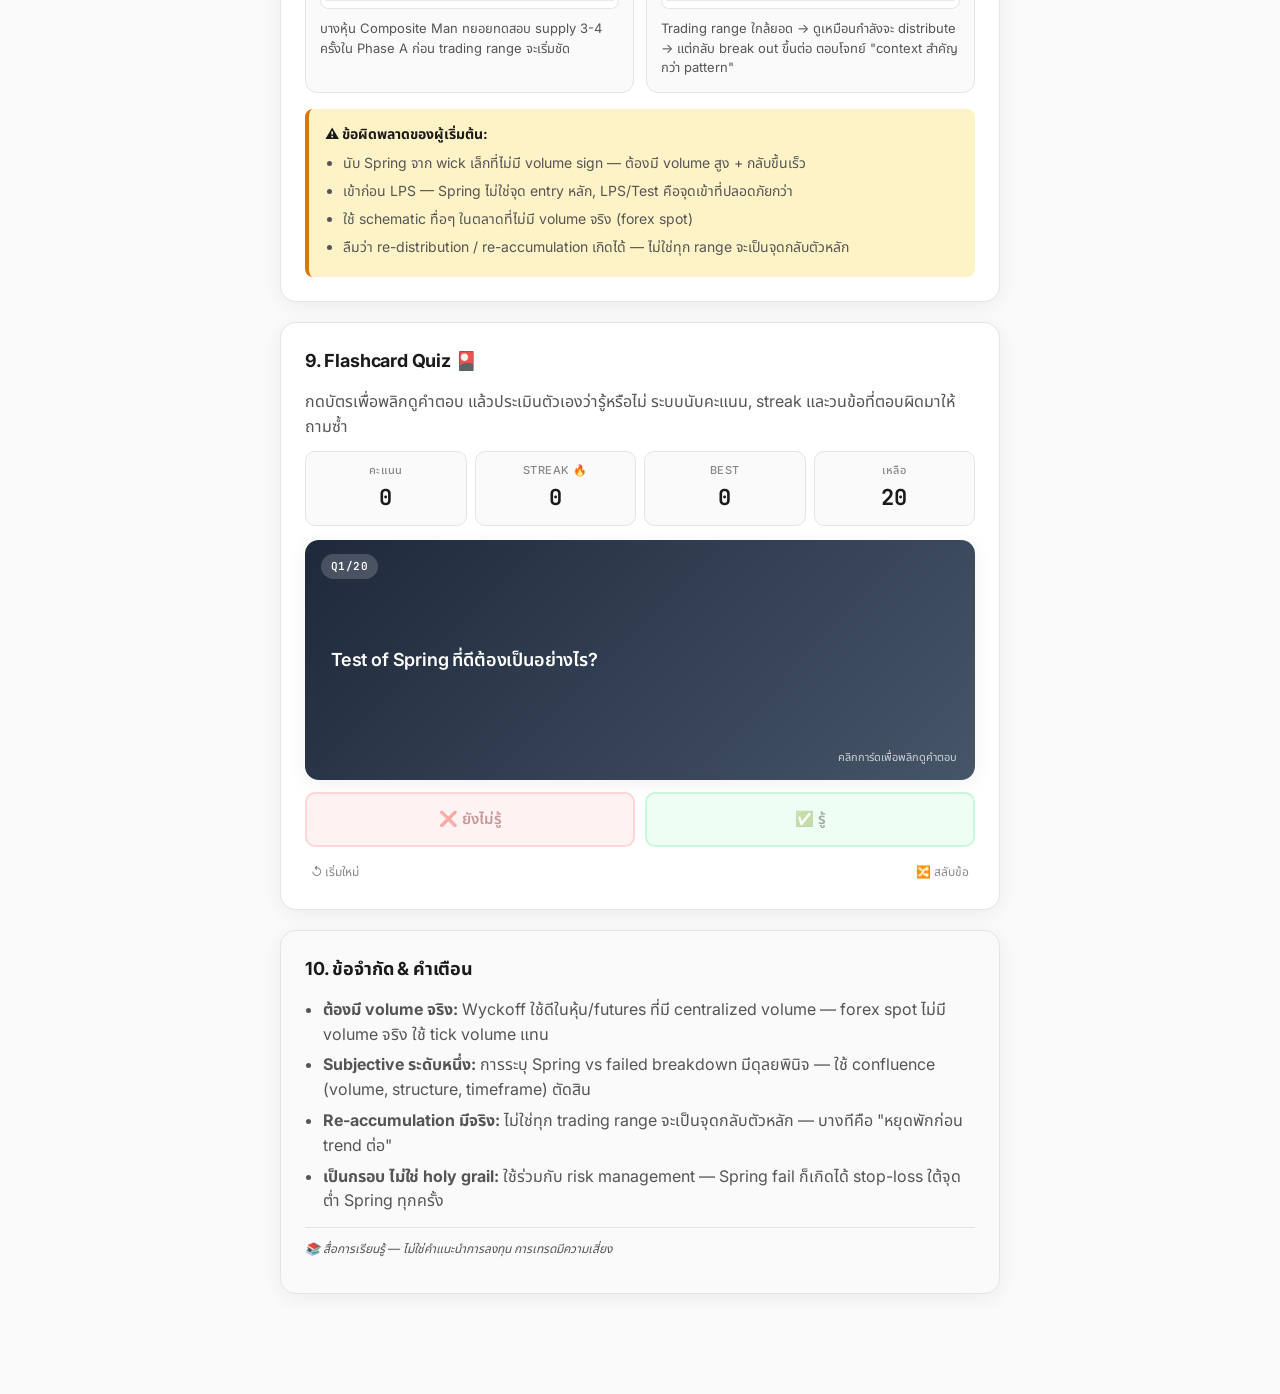
<file: sandboxes/wyckoff-method/index.html>
<!DOCTYPE html>
<html lang="th">
<head>
  <meta charset="UTF-8" />
  <meta name="viewport" content="width=device-width, initial-scale=1" />
  <title>Wyckoff Method · MySandbox</title>
  <link href="https://fonts.googleapis.com/css2?family=Inter:wght@400;500;600;700&family=Noto+Sans+Thai:wght@400;500;600;700&family=JetBrains+Mono:wght@400;500&display=swap" rel="stylesheet">
  <link rel="stylesheet" href="../../assets/style.css" />
  <link rel="stylesheet" href="style.css" />
</head>
<body>
  <header class="topbar">
    <div style="display:flex;align-items:center;gap:12px;">
      <a href="../../index.html" class="icon-btn" aria-label="back">←</a>
      <div class="topbar__brand">Wyckoff 🎼</div>
    </div>
    <div class="topbar__actions">
      <button class="lang-btn">EN</button>
    </div>
  </header>

  <main class="sandbox-page">
    <div class="sandbox-container">
      <div class="sandbox-header">
        <h1>
          <span data-lang-th>Wyckoff Method 🎼</span>
          <span data-lang-en>The Wyckoff Method 🎼</span>
        </h1>
        <p class="sub">
          <span data-lang-th>อ่านพฤติกรรม "วาทยกรของตลาด" ผ่านราคา-วอลุ่ม รู้ว่าตลาดอยู่เฟส accumulation, markup, distribution หรือ markdown</span>
          <span data-lang-en>Read the "market conductor" through price &amp; volume — know whether markets are accumulating, marking up, distributing, or marking down</span>
        </p>
      </div>

      <!-- ============ Section 1: Composite Man ============ -->
      <section class="section">
        <h2>
          <span data-lang-th>1. The Composite Man — วาทยกรในเงา</span>
          <span data-lang-en>1. The Composite Man — The Conductor in the Shadow</span>
        </h2>
        <p>
          <span data-lang-th>
            <strong>Richard D. Wyckoff</strong> (สหรัฐ, 1873–1934) นักเทรดรุ่นเดียวกับ Jesse Livermore สังเกตว่า
            ตลาดเคลื่อนไหวเหมือน "ผู้เล่นยักษ์รายเดียว" กำลังเล่นเกมตามแผนที่ออกแบบไว้ — Wyckoff เรียกผู้เล่นคนนี้ว่า
            <em>The Composite Man (Composite Operator)</em>
          </span>
          <span data-lang-en>
            <strong>Richard D. Wyckoff</strong> (USA, 1873–1934), a contemporary of Jesse Livermore, noticed that markets behave
            as if a single giant operator is conducting a planned campaign. Wyckoff called this player
            <em>The Composite Man (Composite Operator)</em>.
          </span>
        </p>
        <div class="conductor">
          <div class="conductor__icon">🎼</div>
          <div class="conductor__text">
            <p>
              <span data-lang-th>
                <b>คำสอนหลักของ Wyckoff:</b> "อย่าสนใจว่าใครซื้อใครขาย — ให้สนใจว่าราคาและวอลุ่มกำลังบอกอะไร
                เพราะมัน = ผลลัพธ์ของแผน Composite Man ที่กำลังสะสมหรือทยอยแจกจ่าย"
              </span>
              <span data-lang-en>
                <b>Wyckoff's core teaching:</b> "Don't focus on who's buying or selling — focus on what price and volume
                are telling you. They reveal the Composite Man's plan: accumulating, or distributing."
              </span>
            </p>
          </div>
        </div>
        <div class="callout">
          <strong data-lang-th>5-Step Approach (วิธีวิเคราะห์แบบ Wyckoff):</strong>
          <strong data-lang-en>The 5-Step Approach:</strong>
          <ol>
            <li><span data-lang-th><b>1) Trend ปัจจุบัน:</b> ตลาดอยู่ในเฟสไหน (accumulation/markup/distribution/markdown)</span><span data-lang-en><b>1) Current trend:</b> what phase is the market in?</span></li>
            <li><span data-lang-th><b>2) ความแข็งแรงของหุ้น:</b> เปรียบเทียบกับ index — leading หรือ lagging</span><span data-lang-en><b>2) Stock strength:</b> compare to the index — leader or laggard?</span></li>
            <li><span data-lang-th><b>3) Cause:</b> trading range ขนาดเท่าไร = potential trend ขนาดไหน</span><span data-lang-en><b>3) Cause:</b> how large is the trading range = expected trend size?</span></li>
            <li><span data-lang-th><b>4) Readiness:</b> Spring/UTAD เกิดแล้วหรือยัง? พร้อมเข้าได้ไหม</span><span data-lang-en><b>4) Readiness:</b> has Spring/UTAD already occurred? Ready to enter?</span></li>
            <li><span data-lang-th><b>5) Timing:</b> entry &amp; stop-loss ตามจุด event ของ schematic</span><span data-lang-en><b>5) Timing:</b> entry &amp; stop based on schematic events</span></li>
          </ol>
        </div>
      </section>

      <!-- ============ Section 2: Three Laws ============ -->
      <section class="section">
        <h2>
          <span data-lang-th>2. กฎสามข้อของ Wyckoff (Three Laws)</span>
          <span data-lang-en>2. Wyckoff's Three Laws</span>
        </h2>
        <p>
          <span data-lang-th>คลิกแต่ละการ์ดเพื่อทดลอง interactive สั้นๆ ที่อธิบายกฎข้อนั้น</span>
          <span data-lang-en>Click each card to play with a short interactive that explains the law</span>
        </p>
        <div class="laws">
          <div class="law-card" id="law1">
            <div class="law-card__num">I</div>
            <h3 data-lang-th>กฎ Supply &amp; Demand</h3>
            <h3 data-lang-en>Law of Supply &amp; Demand</h3>
            <p data-lang-th>เมื่อ demand &gt; supply → ราคาขึ้น<br>เมื่อ supply &gt; demand → ราคาลง<br>เมื่อสมดุล → sideways</p>
            <p data-lang-en>When demand &gt; supply → up<br>When supply &gt; demand → down<br>When balanced → sideways</p>
            <div class="law-card__demo">
              <label><span data-lang-th>Demand</span><span data-lang-en>Demand</span><input type="range" id="demandSlider" min="0" max="100" value="50"></label>
              <label><span data-lang-th>Supply</span><span data-lang-en>Supply</span><input type="range" id="supplySlider" min="0" max="100" value="50"></label>
              <div class="law-card__readout" id="law1Out"></div>
            </div>
          </div>
          <div class="law-card" id="law2">
            <div class="law-card__num">II</div>
            <h3 data-lang-th>กฎ Cause &amp; Effect</h3>
            <h3 data-lang-en>Law of Cause &amp; Effect</h3>
            <p data-lang-th>Trading range ที่ใหญ่ (cause) จะทำให้เกิด trend ที่ใหญ่ (effect) ตามมา — Wyckoff ใช้ Point &amp; Figure วัด cause</p>
            <p data-lang-en>A larger trading range (cause) produces a larger trend (effect). Wyckoff uses Point &amp; Figure counts to measure cause.</p>
            <div class="law-card__demo">
              <label><span data-lang-th>ขนาด Cause</span><span data-lang-en>Cause size</span><input type="range" id="causeSlider" min="10" max="100" value="40"></label>
              <svg id="causeSvg" viewBox="0 0 320 140"></svg>
              <div class="law-card__readout" id="law2Out"></div>
            </div>
          </div>
          <div class="law-card" id="law3">
            <div class="law-card__num">III</div>
            <h3 data-lang-th>กฎ Effort vs Result</h3>
            <h3 data-lang-en>Law of Effort vs Result</h3>
            <p data-lang-th>Volume = effort, Price move = result<br>เมื่อทั้งสองสอดคล้อง = trend แข็งแรง<br>เมื่อไม่สอดคล้อง = สัญญาณเตือน (divergence)</p>
            <p data-lang-en>Volume = effort, price move = result.<br>When they align → trend is healthy.<br>When they diverge → warning sign.</p>
            <div class="law-card__demo">
              <button class="btn-secondary mini" data-evr="healthy" data-lang-th>Trend แข็งแรง</button>
              <button class="btn-secondary mini" data-evr="climax" data-lang-th>Climax</button>
              <button class="btn-secondary mini" data-evr="nodemand" data-lang-th>No Demand</button>
              <button class="btn-secondary mini" data-evr="healthy" data-lang-en>Healthy trend</button>
              <button class="btn-secondary mini" data-evr="climax" data-lang-en>Climax</button>
              <button class="btn-secondary mini" data-evr="nodemand" data-lang-en>No Demand</button>
              <svg id="evrSvg" viewBox="0 0 320 160"></svg>
              <div class="law-card__readout" id="law3Out"></div>
            </div>
          </div>
        </div>
      </section>

      <!-- ============ Section 3: Market Cycle ============ -->
      <section class="section">
        <h2>
          <span data-lang-th>3. วงจรตลาด 4 เฟส</span>
          <span data-lang-en>3. The Four-Phase Market Cycle</span>
        </h2>
        <p>
          <span data-lang-th>ทุกตลาดเคลื่อนตามวงจร 4 เฟสสลับกัน — Composite Man สะสม → ดันขึ้น → แจกจ่าย → ทุบลง</span>
          <span data-lang-en>All markets cycle through 4 phases — the Composite Man accumulates → marks up → distributes → marks down</span>
        </p>
        <div class="cycle-wrap">
          <svg id="cycleSvg" viewBox="0 0 800 280" preserveAspectRatio="xMidYMid meet"></svg>
          <div class="cycle-legend" id="cycleLegend"></div>
        </div>
      </section>

      <!-- ============ Section 4: Accumulation Schematic ============ -->
      <section class="section">
        <h2>
          <span data-lang-th>4. Accumulation Schematic — เฟสสะสม Phase A → E</span>
          <span data-lang-en>4. Accumulation Schematic — Phases A through E</span>
        </h2>
        <p>
          <span data-lang-th>Hover/แตะแต่ละ event เพื่ออ่านความหมาย กลไก และจิตวิทยา ดู volume ด้านล่าง</span>
          <span data-lang-en>Hover/tap each event to learn its meaning, mechanics, and psychology. Watch the volume panel below.</span>
        </p>
        <div class="schematic-wrap">
          <svg id="accumSvg" viewBox="0 0 900 480" preserveAspectRatio="xMidYMid meet"></svg>
        </div>
        <div class="event-readout" id="accumReadout">
          <span class="event-readout__hint" data-lang-th>← Hover/แตะ event เพื่อดูรายละเอียด</span>
          <span class="event-readout__hint" data-lang-en>← Hover/tap an event to see details</span>
        </div>
      </section>

      <!-- ============ Section 5: Distribution Schematic ============ -->
      <section class="section">
        <h2>
          <span data-lang-th>5. Distribution Schematic — เฟสแจกจ่าย Phase A → E</span>
          <span data-lang-en>5. Distribution Schematic — Phases A through E</span>
        </h2>
        <p>
          <span data-lang-th>โครงสร้างกลับด้านของ Accumulation — Composite Man ทยอย "แจก" หุ้นให้รายย่อยที่กระทือรือร้น</span>
          <span data-lang-en>The mirror image — the Composite Man unloads inventory to enthusiastic retail.</span>
        </p>
        <div class="schematic-wrap">
          <svg id="distSvg" viewBox="0 0 900 480" preserveAspectRatio="xMidYMid meet"></svg>
        </div>
        <div class="event-readout" id="distReadout">
          <span class="event-readout__hint" data-lang-th>← Hover/แตะ event เพื่อดูรายละเอียด</span>
          <span class="event-readout__hint" data-lang-en>← Hover/tap an event to see details</span>
        </div>
      </section>

      <!-- ============ Section 6: Volume × Price scenarios ============ -->
      <section class="section">
        <h2>
          <span data-lang-th>6. Volume × Price — อ่านสัญญาณ 6 ฉาก</span>
          <span data-lang-en>6. Volume × Price — Reading 6 Key Signals</span>
        </h2>
        <p>
          <span data-lang-th>กดปุ่ม scenario เพื่อสลับฉาก ดูราคา + volume bar + คำอธิบายว่ากำลังบอกอะไร</span>
          <span data-lang-en>Click scenarios to swap. See the price + volume bars and what each is telling you.</span>
        </p>
        <div class="vp-tabs" id="vpTabs"></div>
        <div class="vp-canvas-wrap">
          <canvas id="vpCanvas" width="720" height="380"></canvas>
        </div>
        <div class="vp-readout" id="vpReadout"></div>
      </section>

      <!-- ============ Section 7: Schematic Lab — 2 modes ============ -->
      <section class="section">
        <h2>
          <span data-lang-th>7. Schematic Lab — ห้องทดลอง</span>
          <span data-lang-en>7. Schematic Lab — Two Modes</span>
        </h2>
        <p>
          <span data-lang-th>โหมด A: เกมลากป้ายลงจุดที่ถูกต้องแบบจับเวลา · โหมด B: ดู carousel scenario หลายแบบ</span>
          <span data-lang-en>Mode A: timed labeling drag-game · Mode B: scenario carousel</span>
        </p>
        <div class="lab-tabs">
          <button class="lab-tab active" data-mode="game">
            <span data-lang-th>🎯 โหมด A — เกมลากป้าย</span>
            <span data-lang-en>🎯 Mode A — Labeling Game</span>
          </button>
          <button class="lab-tab" data-mode="carousel">
            <span data-lang-th>🎠 โหมด B — Scenario Carousel</span>
            <span data-lang-en>🎠 Mode B — Scenario Carousel</span>
          </button>
        </div>

        <!-- Game mode -->
        <div class="lab-pane lab-pane--game" id="labGame">
          <div class="lab-game__hud">
            <div class="lab-stat"><span class="lab-stat__label" data-lang-th>คะแนน</span><span class="lab-stat__label" data-lang-en>Score</span><span id="labScore">0</span></div>
            <div class="lab-stat"><span class="lab-stat__label" data-lang-th>ถูก</span><span class="lab-stat__label" data-lang-en>Correct</span><span id="labCorrect">0</span></div>
            <div class="lab-stat"><span class="lab-stat__label" data-lang-th>เวลา</span><span class="lab-stat__label" data-lang-en>Time</span><span id="labTime">90</span></div>
            <div class="lab-stat"><span class="lab-stat__label" data-lang-th>Best</span><span class="lab-stat__label" data-lang-en>Best</span><span id="labBest">0</span></div>
          </div>
          <div class="lab-game__board">
            <svg id="labGameSvg" viewBox="0 0 900 380" preserveAspectRatio="xMidYMid meet"></svg>
          </div>
          <div class="lab-game__bank" id="labBank"><!-- draggable label pills --></div>
          <div class="lab-game__controls">
            <button class="btn-secondary" id="labStart"><span data-lang-th>▶ เริ่มเกม</span><span data-lang-en>▶ Start</span></button>
            <button class="btn-secondary" id="labReset"><span data-lang-th>↺ รีเซ็ต</span><span data-lang-en>↺ Reset</span></button>
            <select id="labScenarioSel">
              <option value="accum"><span data-lang-th>Accumulation</span></option>
              <option value="dist">Distribution</option>
            </select>
          </div>
        </div>

        <!-- Carousel mode -->
        <div class="lab-pane lab-pane--carousel" id="labCarousel" style="display:none;">
          <div class="carousel-header">
            <button class="icon-btn" id="carPrev">‹</button>
            <div class="carousel-title" id="carTitle"></div>
            <button class="icon-btn" id="carNext">›</button>
          </div>
          <div class="schematic-wrap">
            <svg id="carSvg" viewBox="0 0 900 420" preserveAspectRatio="xMidYMid meet"></svg>
          </div>
          <div class="carousel-readout" id="carReadout"></div>
        </div>
      </section>

      <!-- ============ Section 8: Real Charts ≠ Schematic ============ -->
      <section class="section">
        <h2>
          <span data-lang-th>8. ของจริงไม่เป็น Schematic — กราฟไม่สวยก็ใช้ได้</span>
          <span data-lang-en>8. Real Charts ≠ Schematic — Imperfect but still valid</span>
        </h2>
        <p>
          <span data-lang-th>
            ตัวอย่างในตำรา Wyckoff ดูสะอาด แต่กราฟจริงในตลาดมักผิดปกติกว่ามาก
            หัวข้อนี้แสดง pattern ที่ "ไม่ตรง schematic" แต่ก็ยังใช้กรอบ Wyckoff อ่านได้ <em>เพื่อไม่ให้ยึดติดกับภาพในตำรา</em>
          </span>
          <span data-lang-en>
            Textbook Wyckoff schematics are clean, but real markets are messier. Below are patterns that
            "don't match the schematic" yet remain valid through the Wyckoff lens — <em>so you don't fixate on idealized examples.</em>
          </span>
        </p>
        <div class="variant-grid" id="realGrid"></div>
        <div class="callout warn">
          <strong data-lang-th>⚠️ ข้อผิดพลาดของผู้เริ่มต้น:</strong>
          <strong data-lang-en>⚠️ Beginner mistakes:</strong>
          <ul>
            <li><span data-lang-th>นับ Spring จาก wick เล็กที่ไม่มี volume sign — ต้องมี volume สูง + กลับขึ้นเร็ว</span><span data-lang-en>Calling any small wick a Spring without volume confirmation — needs high volume + quick recovery</span></li>
            <li><span data-lang-th>เข้าก่อน LPS — Spring ไม่ใช่จุด entry หลัก, LPS/Test คือจุดเข้าที่ปลอดภัยกว่า</span><span data-lang-en>Entering before LPS — Spring isn't the main entry, LPS/Test is safer</span></li>
            <li><span data-lang-th>ใช้ schematic ทื่อๆ ในตลาดที่ไม่มี volume จริง (forex spot)</span><span data-lang-en>Applying schematics rigidly to markets without real volume (forex spot)</span></li>
            <li><span data-lang-th>ลืมว่า re-distribution / re-accumulation เกิดได้ — ไม่ใช่ทุก range จะเป็นจุดกลับตัวหลัก</span><span data-lang-en>Forgetting re-distribution/re-accumulation exists — not every range is a major reversal</span></li>
          </ul>
        </div>
      </section>

      <!-- ============ Section 9: Flashcard Quiz ============ -->
      <section class="section">
        <h2>
          <span data-lang-th>9. Flashcard Quiz 🎴</span>
          <span data-lang-en>9. Flashcard Quiz 🎴</span>
        </h2>
        <p>
          <span data-lang-th>กดบัตรเพื่อพลิกดูคำตอบ แล้วประเมินตัวเองว่ารู้หรือไม่ ระบบนับคะแนน, streak และวนข้อที่ตอบผิดมาให้ถามซ้ำ</span>
          <span data-lang-en>Tap a card to flip and self-grade. The game tracks score, streak, and re-asks missed questions.</span>
        </p>
        <div class="quiz" id="quiz">
          <div class="quiz__stats">
            <div class="quiz__stat"><span class="quiz__stat-label" data-lang-th>คะแนน</span><span class="quiz__stat-label" data-lang-en>Score</span><span class="quiz__stat-value" id="qScore">0</span></div>
            <div class="quiz__stat"><span class="quiz__stat-label" data-lang-th>Streak 🔥</span><span class="quiz__stat-label" data-lang-en>Streak 🔥</span><span class="quiz__stat-value" id="qStreak">0</span></div>
            <div class="quiz__stat"><span class="quiz__stat-label" data-lang-th>Best</span><span class="quiz__stat-label" data-lang-en>Best</span><span class="quiz__stat-value" id="qBest">0</span></div>
            <div class="quiz__stat"><span class="quiz__stat-label" data-lang-th>เหลือ</span><span class="quiz__stat-label" data-lang-en>Left</span><span class="quiz__stat-value" id="qRemain">–</span></div>
          </div>
          <div class="flashcard" id="flashcard" tabindex="0">
            <div class="flashcard__inner">
              <div class="flashcard__face flashcard__face--front">
                <div class="flashcard__badge" id="qBadge">Q1</div>
                <div class="flashcard__text" id="qFront"></div>
                <div class="flashcard__hint">
                  <span data-lang-th>คลิกการ์ดเพื่อพลิกดูคำตอบ</span>
                  <span data-lang-en>Click the card to reveal</span>
                </div>
              </div>
              <div class="flashcard__face flashcard__face--back">
                <div class="flashcard__badge flashcard__badge--a">A</div>
                <div class="flashcard__text" id="qBack"></div>
              </div>
            </div>
          </div>
          <div class="quiz__actions">
            <button class="btn-quiz btn-quiz--bad" id="qWrong"><span data-lang-th>❌ ยังไม่รู้</span><span data-lang-en>❌ Didn't know</span></button>
            <button class="btn-quiz btn-quiz--good" id="qRight"><span data-lang-th>✅ รู้</span><span data-lang-en>✅ Knew it</span></button>
          </div>
          <div class="quiz__footer">
            <button class="link-btn" id="qReset"><span data-lang-th>↺ เริ่มใหม่</span><span data-lang-en>↺ Restart</span></button>
            <button class="link-btn" id="qShuffle"><span data-lang-th>🔀 สลับข้อ</span><span data-lang-en>🔀 Shuffle</span></button>
          </div>
        </div>
      </section>

      <!-- ============ Section 10: Disclaimer ============ -->
      <section class="section section--note">
        <h2>
          <span data-lang-th>10. ข้อจำกัด &amp; คำเตือน</span>
          <span data-lang-en>10. Limitations &amp; Caveats</span>
        </h2>
        <ul class="caveats">
          <li>
            <span data-lang-th><b>ต้องมี volume จริง:</b> Wyckoff ใช้ดีในหุ้น/futures ที่มี centralized volume — forex spot ไม่มี volume จริง ใช้ tick volume แทน</span>
            <span data-lang-en><b>Needs real volume:</b> Wyckoff works best with stocks/futures (centralized volume). Forex spot lacks true volume — use tick volume as proxy.</span>
          </li>
          <li>
            <span data-lang-th><b>Subjective ระดับหนึ่ง:</b> การระบุ Spring vs failed breakdown มีดุลยพินิจ — ใช้ confluence (volume, structure, timeframe) ตัดสิน</span>
            <span data-lang-en><b>Some subjectivity:</b> distinguishing Spring vs failed breakdown is judgment-based — use confluence (volume, structure, TF).</span>
          </li>
          <li>
            <span data-lang-th><b>Re-accumulation มีจริง:</b> ไม่ใช่ทุก trading range จะเป็นจุดกลับตัวหลัก — บางทีคือ "หยุดพักก่อน trend ต่อ"</span>
            <span data-lang-en><b>Re-accumulation is real:</b> not every range is a major reversal — sometimes it's a pause within an existing trend.</span>
          </li>
          <li>
            <span data-lang-th><b>เป็นกรอบ ไม่ใช่ holy grail:</b> ใช้ร่วมกับ risk management — Spring fail ก็เกิดได้ stop-loss ใต้จุดต่ำ Spring ทุกครั้ง</span>
            <span data-lang-en><b>A framework, not a holy grail:</b> combine with risk management — Springs can fail. Always stop below the Spring low.</span>
          </li>
        </ul>
        <p class="footer-note">
          <span data-lang-th>📚 สื่อการเรียนรู้ — ไม่ใช่คำแนะนำการลงทุน การเทรดมีความเสี่ยง</span>
          <span data-lang-en>📚 Educational material — not investment advice. Trading involves risk.</span>
        </p>
      </section>
    </div>
  </main>

  <script type="module" src="../../assets/i18n.js"></script>
  <script type="module" src="script.js"></script>
</body>
</html>
</file>
<file: assets/style.css>
:root {
  --bg: #fafafa;
  --surface: #ffffff;
  --text: #1a1a1a;
  --text-soft: #555;
  --muted: #888;
  --border: #e5e5e5;
  --accent: #2563eb;
  --accent-soft: #dbeafe;
  --shadow: 0 4px 20px rgba(0, 0, 0, 0.06);
  --radius: 16px;
}

* { box-sizing: border-box; margin: 0; padding: 0; }

html, body {
  height: 100%;
  background: var(--bg);
  color: var(--text);
  font-family: 'Inter', 'Noto Sans Thai', -apple-system, BlinkMacSystemFont, 'Segoe UI', sans-serif;
  -webkit-font-smoothing: antialiased;
  line-height: 1.55;
}

button {
  font-family: inherit;
  cursor: pointer;
  border: none;
  background: none;
  color: inherit;
}

a { color: var(--accent); text-decoration: none; }
a:hover { text-decoration: underline; }

/* ===== Top Bar ===== */
.topbar {
  position: fixed;
  top: 0; left: 0; right: 0;
  height: 56px;
  background: rgba(255, 255, 255, 0.85);
  backdrop-filter: blur(12px);
  -webkit-backdrop-filter: blur(12px);
  border-bottom: 1px solid var(--border);
  display: flex;
  align-items: center;
  justify-content: space-between;
  padding: 0 20px;
  z-index: 100;
}
.topbar__brand {
  font-weight: 700;
  font-size: 18px;
  letter-spacing: -0.02em;
}
.topbar__actions { display: flex; gap: 8px; align-items: center; }
.icon-btn {
  width: 40px; height: 40px;
  border-radius: 10px;
  display: grid; place-items: center;
  transition: background 0.15s;
  font-size: 18px;
}
.icon-btn:hover { background: var(--border); }
.lang-btn {
  padding: 6px 12px;
  border-radius: 8px;
  font-size: 13px;
  font-weight: 600;
  border: 1px solid var(--border);
  transition: all 0.15s;
}
.lang-btn:hover { background: var(--border); }

/* ===== Feed ===== */
.feed {
  height: 100vh;
  overflow-y: scroll;
  scroll-snap-type: y mandatory;
  scroll-behavior: smooth;
}
.feed__item {
  height: 100vh;
  scroll-snap-align: start;
  scroll-snap-stop: always;
  padding: 80px 20px 40px;
  display: flex;
  align-items: center;
  justify-content: center;
}
.card {
  width: min(560px, 100%);
  background: var(--surface);
  border-radius: var(--radius);
  box-shadow: var(--shadow);
  padding: 32px;
  border: 1px solid var(--border);
}
.card__icon {
  font-size: 48px;
  margin-bottom: 16px;
}
.card__title {
  font-size: 28px;
  font-weight: 700;
  letter-spacing: -0.02em;
  margin-bottom: 8px;
}
.card__subtitle {
  color: var(--text-soft);
  font-size: 15px;
  margin-bottom: 20px;
}
.card__desc {
  color: var(--text-soft);
  font-size: 15px;
  line-height: 1.7;
  margin-bottom: 24px;
}
.card__tags {
  display: flex;
  gap: 6px;
  flex-wrap: wrap;
  margin-bottom: 20px;
}
.tag {
  font-size: 12px;
  padding: 4px 10px;
  background: var(--accent-soft);
  color: var(--accent);
  border-radius: 999px;
  font-weight: 500;
}
.btn-primary {
  display: inline-flex;
  align-items: center;
  gap: 8px;
  padding: 12px 20px;
  background: var(--text);
  color: var(--surface);
  border-radius: 10px;
  font-weight: 600;
  font-size: 15px;
  transition: transform 0.1s, background 0.15s;
}
.btn-primary:hover { background: #333; transform: translateY(-1px); text-decoration: none; }

.scroll-hint {
  position: fixed;
  bottom: 20px;
  left: 50%;
  transform: translateX(-50%);
  color: var(--muted);
  font-size: 12px;
  animation: bounce 2s infinite;
  pointer-events: none;
}
@keyframes bounce {
  0%, 100% { transform: translateX(-50%) translateY(0); opacity: 0.5; }
  50% { transform: translateX(-50%) translateY(-6px); opacity: 1; }
}

/* ===== Welcome card ===== */
.welcome {
  text-align: center;
}
.welcome h1 {
  font-size: 36px;
  letter-spacing: -0.03em;
  margin-bottom: 12px;
}
.welcome p {
  color: var(--text-soft);
  font-size: 16px;
  margin-bottom: 20px;
}
.counter {
  display: inline-block;
  padding: 4px 12px;
  background: var(--accent-soft);
  color: var(--accent);
  border-radius: 999px;
  font-size: 13px;
  font-weight: 500;
}

/* ===== Hero card with knowledge graph ===== */
.welcome--hero {
  width: min(720px, 100%);
  padding: 24px 24px 18px;
  display: flex;
  flex-direction: column;
  gap: 8px;
  align-items: stretch;
}
.welcome--hero h1 {
  font-size: 28px;
  margin-bottom: 2px;
}
.welcome--hero p {
  font-size: 14px;
  margin-bottom: 4px;
}

.filter-badge {
  align-self: center;
  display: inline-flex;
  align-items: center;
  gap: 8px;
  padding: 6px 14px;
  border-radius: 999px;
  font-size: 12px;
  font-weight: 500;
  border: 1px solid var(--border);
  background: var(--surface);
  color: var(--text-soft);
  margin-bottom: 4px;
}
.filter-badge--all {
  color: var(--accent);
  background: var(--accent-soft);
  border-color: transparent;
}
.filter-badge--active {
  color: var(--text);
  background: var(--surface);
  border: 1px solid var(--text);
}
.filter-badge__dot {
  width: 8px; height: 8px;
  border-radius: 50%;
  display: inline-block;
}

.kgraph {
  display: block;
  width: 100%;
  max-width: 620px;
  margin: 4px auto 0;
  aspect-ratio: 600 / 420;
  max-height: 52vh;
  overflow: visible;
}
.kgraph__edge {
  stroke: #d4d4d8;
  stroke-width: 1.5;
  transition: opacity 0.2s, stroke 0.2s;
}
.kgraph__edge--dim { opacity: 0.18; }

.kgraph__node {
  cursor: pointer;
  transition: opacity 0.2s;
  outline: none;
}
.kgraph__node--dim { opacity: 0.28; }

.kgraph__cat-circle {
  transition: filter 0.15s, stroke-width 0.15s;
  stroke: rgba(255,255,255,0.9);
  stroke-width: 0;
}
.kgraph__node--cat:hover .kgraph__cat-circle {
  filter: brightness(1.12) drop-shadow(0 2px 6px rgba(0,0,0,0.18));
}
.kgraph__node--active .kgraph__cat-circle {
  stroke: var(--text);
  stroke-width: 3;
  filter: drop-shadow(0 2px 8px rgba(0,0,0,0.18));
}
.kgraph__cat-label {
  font-family: 'Inter', 'Noto Sans Thai', sans-serif;
  font-size: 13px;
  font-weight: 600;
  fill: var(--text);
  pointer-events: none;
}

.kgraph__sb-circle {
  transition: stroke-width 0.15s, filter 0.15s;
}
.kgraph__node--sb:hover .kgraph__sb-circle {
  stroke-width: 3.5;
  filter: drop-shadow(0 2px 6px rgba(0,0,0,0.18));
}
.kgraph__sb-icon {
  font-size: 18px;
  pointer-events: none;
}
.kgraph__node:focus-visible .kgraph__cat-circle,
.kgraph__node:focus-visible .kgraph__sb-circle {
  stroke: var(--accent);
  stroke-width: 3.5;
}

@media (max-width: 480px) {
  .welcome--hero { padding: 18px 16px 14px; }
  .welcome--hero h1 { font-size: 22px; }
  .welcome--hero p { font-size: 12px; }
  .filter-badge { font-size: 11px; padding: 5px 10px; }
  .kgraph { max-height: 46vh; }
}

/* ===== Menu Drawer ===== */
.drawer {
  position: fixed;
  top: 0; right: 0;
  width: min(360px, 90vw);
  height: 100vh;
  background: var(--surface);
  border-left: 1px solid var(--border);
  box-shadow: -8px 0 30px rgba(0, 0, 0, 0.1);
  transform: translateX(100%);
  transition: transform 0.25s ease;
  z-index: 200;
  display: flex;
  flex-direction: column;
}
.drawer.open { transform: translateX(0); }
.drawer__header {
  height: 56px;
  padding: 0 20px;
  display: flex;
  align-items: center;
  justify-content: space-between;
  border-bottom: 1px solid var(--border);
}
.drawer__title { font-weight: 700; font-size: 16px; }
.drawer__list {
  flex: 1;
  overflow-y: auto;
  padding: 8px;
}
.drawer__item {
  display: block;
  padding: 14px 12px;
  border-radius: 10px;
  transition: background 0.15s;
  cursor: pointer;
  color: inherit;
}
.drawer__item:hover { background: var(--bg); text-decoration: none; }
.drawer__item-title {
  font-weight: 600;
  font-size: 15px;
  display: flex;
  align-items: center;
  gap: 8px;
}
.drawer__item-desc {
  color: var(--muted);
  font-size: 13px;
  margin-top: 2px;
  margin-left: 26px;
}
.backdrop {
  position: fixed;
  inset: 0;
  background: rgba(0, 0, 0, 0.3);
  opacity: 0;
  pointer-events: none;
  transition: opacity 0.2s;
  z-index: 150;
}
.backdrop.open { opacity: 1; pointer-events: auto; }

/* ===== Sandbox page ===== */
.sandbox-page {
  min-height: 100vh;
  padding-top: 56px;
}
.sandbox-container {
  max-width: 760px;
  margin: 0 auto;
  padding: 32px 20px 80px;
}
.sandbox-header {
  margin-bottom: 32px;
}
.sandbox-header h1 {
  font-size: 32px;
  letter-spacing: -0.02em;
  margin-bottom: 8px;
}
.sandbox-header .sub { color: var(--text-soft); }

.section {
  background: var(--surface);
  border: 1px solid var(--border);
  border-radius: var(--radius);
  padding: 24px;
  margin-bottom: 20px;
  box-shadow: var(--shadow);
}
.section h2 {
  font-size: 18px;
  margin-bottom: 14px;
  letter-spacing: -0.01em;
}
.section p { color: var(--text-soft); margin-bottom: 10px; }

/* i18n visibility */
[data-lang-th], [data-lang-en] { display: none; }
html[lang="th"] [data-lang-th] { display: initial; }
html[lang="en"] [data-lang-en] { display: initial; }
html[lang="th"] [data-lang-th].block,
html[lang="en"] [data-lang-en].block { display: block; }
</file>
<file: sandboxes/candlestick-patterns/style.css>
/* Candlestick sandbox colors */
:root {
  --bull: #10b981;
  --bull-soft: #d1fae5;
  --bear: #ef4444;
  --bear-soft: #fee2e2;
  --doji: #6b7280;
  --chart-bg: #fcfcfc;
  --chart-grid: #f1f5f9;
}

/* Disclaimer banner */
.disclaimer {
  background: #fef3c7;
  border: 1px solid #fcd34d;
  color: #78350f;
  padding: 14px 18px;
  border-radius: 12px;
  margin-bottom: 20px;
  font-size: 14px;
  line-height: 1.6;
}
.disclaimer strong { margin-right: 6px; }

/* Anatomy */
#anatomy-area {
  display: flex;
  justify-content: center;
  margin: 20px 0;
}
#anatomy-area svg {
  max-width: 100%;
  height: auto;
}
.anatomy-legend {
  display: grid;
  gap: 8px;
  font-size: 14px;
  color: var(--text-soft);
}
.anatomy-legend .dot {
  display: inline-block;
  width: 14px; height: 14px;
  border-radius: 3px;
  vertical-align: middle;
  margin-right: 6px;
}
.anatomy-legend .dot.bull { background: var(--bull); }
.anatomy-legend .dot.bear { background: var(--bear); }

/* Builder */
.builder {
  display: grid;
  grid-template-columns: 1fr 1.2fr;
  gap: 24px;
  margin-top: 16px;
}
.builder-chart {
  background: var(--chart-bg);
  border: 1px solid var(--border);
  border-radius: 12px;
  padding: 12px;
  display: grid;
  place-items: center;
  min-height: 260px;
}
.builder-controls {
  display: flex;
  flex-direction: column;
  gap: 10px;
}
.control-row {
  display: grid;
  grid-template-columns: 70px 1fr 40px;
  align-items: center;
  gap: 10px;
}
.control-row label {
  font-family: 'JetBrains Mono', monospace;
  font-weight: 600;
  font-size: 13px;
  color: var(--text);
}
.control-row input[type="range"] {
  accent-color: var(--accent);
}
.val {
  font-family: 'JetBrains Mono', monospace;
  font-weight: 600;
  font-size: 13px;
  text-align: right;
  color: var(--muted);
}
.builder-verdict {
  margin-top: 10px;
  padding: 10px 12px;
  background: var(--bg);
  border: 1px solid var(--border);
  border-radius: 10px;
  font-size: 14px;
  line-height: 1.6;
}
.builder-verdict strong { display: block; margin-bottom: 2px; font-size: 15px; }
.builder-verdict.bull strong { color: var(--bull); }
.builder-verdict.bear strong { color: var(--bear); }
.builder-verdict.doji strong { color: var(--doji); }

@media (max-width: 640px) {
  .builder { grid-template-columns: 1fr; }
}

/* Pattern cards */
.pattern-grid {
  display: grid;
  grid-template-columns: repeat(auto-fill, minmax(220px, 1fr));
  gap: 12px;
  margin-top: 14px;
}
.pattern-card {
  background: var(--surface);
  border: 1px solid var(--border);
  border-radius: 12px;
  padding: 12px;
  cursor: pointer;
  transition: transform 0.12s, box-shadow 0.15s, border-color 0.15s;
  display: flex;
  flex-direction: column;
  gap: 8px;
}
.pattern-card:hover {
  transform: translateY(-2px);
  box-shadow: 0 8px 24px rgba(0, 0, 0, 0.08);
  border-color: var(--accent);
}
.pattern-card__chart {
  background: var(--chart-bg);
  border-radius: 8px;
  padding: 6px;
  display: grid;
  place-items: center;
  min-height: 100px;
}
.pattern-card__name {
  font-weight: 600;
  font-size: 14px;
  letter-spacing: -0.01em;
}
.pattern-card__meta {
  display: flex;
  justify-content: space-between;
  align-items: center;
  font-size: 11px;
}
.bias-tag {
  padding: 2px 8px;
  border-radius: 999px;
  font-weight: 600;
  text-transform: uppercase;
  letter-spacing: 0.04em;
  font-size: 10px;
}
.bias-tag.bull { background: var(--bull-soft); color: #065f46; }
.bias-tag.bear { background: var(--bear-soft); color: #991b1b; }
.bias-tag.neutral { background: #e5e7eb; color: #374151; }
.stars {
  color: #fbbf24;
  font-size: 11px;
  letter-spacing: 1px;
}
.stars .empty { color: #e5e7eb; }

/* Modal */
.modal-backdrop {
  position: fixed;
  inset: 0;
  background: rgba(0, 0, 0, 0.45);
  opacity: 0;
  pointer-events: none;
  transition: opacity 0.2s;
  z-index: 200;
}
.modal-backdrop.open { opacity: 1; pointer-events: auto; }
.modal {
  position: fixed;
  top: 50%; left: 50%;
  transform: translate(-50%, -50%) scale(0.95);
  width: min(720px, 92vw);
  max-height: 88vh;
  background: var(--surface);
  border-radius: var(--radius);
  box-shadow: 0 20px 60px rgba(0, 0, 0, 0.3);
  z-index: 210;
  opacity: 0;
  pointer-events: none;
  transition: opacity 0.2s, transform 0.2s;
  display: flex;
  flex-direction: column;
  overflow: hidden;
}
.modal.open {
  opacity: 1;
  pointer-events: auto;
  transform: translate(-50%, -50%) scale(1);
}
.modal-header {
  padding: 16px 20px;
  border-bottom: 1px solid var(--border);
  display: flex;
  justify-content: space-between;
  align-items: center;
}
.modal-header h3 {
  font-size: 18px;
  letter-spacing: -0.02em;
}
.modal-body {
  padding: 20px;
  overflow-y: auto;
}
.modal-chart {
  background: var(--chart-bg);
  border: 1px solid var(--border);
  border-radius: 12px;
  padding: 12px;
  margin-bottom: 16px;
  display: grid;
  place-items: center;
  min-height: 240px;
}
.modal-meta {
  display: flex;
  gap: 12px;
  flex-wrap: wrap;
  margin-bottom: 16px;
  font-size: 13px;
}
.modal-meta > div {
  background: var(--bg);
  padding: 6px 12px;
  border-radius: 8px;
  display: flex;
  gap: 6px;
  align-items: center;
}
.modal-meta .label { color: var(--muted); font-size: 12px; }
.modal-section {
  margin-bottom: 14px;
}
.modal-section h4 {
  font-size: 13px;
  text-transform: uppercase;
  letter-spacing: 0.05em;
  color: var(--muted);
  margin-bottom: 6px;
  font-weight: 600;
}
.modal-section p {
  font-size: 14px;
  line-height: 1.6;
  color: var(--text);
}

/* Quiz */
.quiz {
  margin-top: 16px;
}
.quiz-stats {
  display: flex;
  gap: 12px;
  flex-wrap: wrap;
  align-items: center;
  padding: 12px 16px;
  background: var(--bg);
  border: 1px solid var(--border);
  border-radius: 10px;
  margin-bottom: 16px;
}
.quiz-stats > div {
  display: flex;
  flex-direction: column;
  gap: 2px;
}
.stat-label {
  font-size: 11px;
  color: var(--muted);
  text-transform: uppercase;
  letter-spacing: 0.05em;
}
.stat-value {
  font-family: 'JetBrains Mono', monospace;
  font-weight: 600;
  font-size: 15px;
}
.quiz-stats button {
  margin-left: auto;
  font-size: 12px;
  padding: 6px 10px;
}
.quiz-chart {
  background: var(--chart-bg);
  border: 1px solid var(--border);
  border-radius: 12px;
  padding: 12px;
  margin-bottom: 14px;
  display: grid;
  place-items: center;
  min-height: 240px;
}
.quiz-options {
  display: grid;
  grid-template-columns: repeat(2, 1fr);
  gap: 10px;
}
.quiz-option {
  padding: 12px 16px;
  background: var(--surface);
  border: 1px solid var(--border);
  border-radius: 10px;
  cursor: pointer;
  font-size: 14px;
  font-weight: 500;
  text-align: left;
  transition: background 0.12s, border-color 0.12s;
}
.quiz-option:hover:not([disabled]) {
  background: var(--bg);
  border-color: var(--accent);
}
.quiz-option.correct { background: var(--bull-soft); border-color: var(--bull); color: #065f46; }
.quiz-option.wrong { background: var(--bear-soft); border-color: var(--bear); color: #991b1b; }
.quiz-option[disabled] { cursor: default; }
.quiz-feedback {
  margin-top: 14px;
  padding: 12px;
  border-radius: 10px;
  font-size: 14px;
  line-height: 1.6;
  display: none;
}
.quiz-feedback.visible { display: block; }
.quiz-feedback.correct { background: var(--bull-soft); color: #065f46; border: 1px solid var(--bull); }
.quiz-feedback.wrong { background: var(--bear-soft); color: #991b1b; border: 1px solid var(--bear); }
#quiz-next { margin-top: 12px; }

@media (max-width: 500px) {
  .quiz-options { grid-template-columns: 1fr; }
}

/* Tips */
.tips {
  list-style: none;
  display: grid;
  gap: 12px;
}
.tips li {
  padding: 12px 14px;
  background: var(--bg);
  border-radius: 10px;
  border-left: 3px solid var(--accent);
  font-size: 14px;
  line-height: 1.6;
}
.tips strong { display: block; font-size: 14px; margin-bottom: 2px; }

.footer-note { box-shadow: none; border-style: dashed; }

/* SVG candle defaults */
svg.candle-chart { display: block; width: 100%; height: auto; max-width: 100%; }
</file>
<file: sandboxes/dana-intention/style.css>
/* ===== Dana sandbox theme — calm gold/lotus ===== */
.dana-page {
  --gold: #b8860b;
  --gold-soft: #fef9e7;
  --gold-deep: #7c5e10;
  --lotus: #c084fc;
  --lotus-soft: #f3e8ff;
  --pali-color: #6b21a8;
  --rose: #fda4af;
  --rose-soft: #ffe4e6;
  --akusala: #ef4444;
  --kusala: #10b981;
  --neutral: #94a3b8;
}

.dana-body {
  background:
    radial-gradient(1200px 700px at 12% -10%, #fff5d6 0%, transparent 60%),
    radial-gradient(900px 600px at 100% 100%, #f5e6ff 0%, transparent 55%),
    var(--bg);
}

/* Pali typography */
.pali, .pali-th, .pali-roman {
  font-family: 'Noto Serif', 'Noto Sans Thai', serif;
  color: var(--pali-color);
}
.pali { font-style: italic; font-weight: 500; }
html[lang="th"] .pali { font-style: normal; }
.pali-th { font-weight: 600; }

/* ===== Hero ===== */
.dana-hero {
  text-align: center;
  padding: 32px 16px 8px;
  margin-bottom: 24px;
}
.dana-hero__lotus {
  font-size: 56px;
  margin-bottom: 8px;
  filter: drop-shadow(0 4px 12px rgba(192,132,252,0.35));
}
.dana-hero h1 {
  font-size: 32px;
  letter-spacing: -0.02em;
  margin-bottom: 6px;
  color: var(--gold-deep);
}
.dana-hero .sub {
  color: var(--text-soft);
  font-size: 15px;
  margin-bottom: 22px;
}

/* Pali quote block */
.pali-quote {
  background: linear-gradient(180deg, var(--gold-soft) 0%, #fffbed 100%);
  border-left: 4px solid var(--gold);
  border-radius: var(--radius);
  padding: 20px 22px;
  margin: 0 auto;
  max-width: 620px;
  text-align: left;
  box-shadow: var(--shadow);
}
.pali-quote .pali {
  font-size: 18px;
  margin-bottom: 8px;
  line-height: 1.7;
}
.pali-quote .trans {
  color: var(--text-soft);
  font-size: 15px;
  margin-bottom: 8px;
}
.pali-quote cite {
  font-size: 12px;
  color: var(--gold-deep);
  font-style: normal;
  font-weight: 600;
  letter-spacing: 0.02em;
}
.dana-hero__quote { margin-top: 12px; }

/* ===== Section common ===== */
.section h2 {
  display: flex;
  align-items: center;
  gap: 10px;
}
.sec-num {
  display: inline-grid;
  place-items: center;
  width: 28px;
  height: 28px;
  border-radius: 8px;
  background: var(--gold);
  color: #fff;
  font-size: 14px;
  font-weight: 700;
}
.dana-source {
  font-size: 12.5px;
  color: var(--gold-deep);
  font-weight: 500;
  margin-top: -4px;
  margin-bottom: 14px;
}
.dana-callout {
  background: var(--gold-soft);
  border: 1px solid #f3d97a;
  border-radius: 12px;
  padding: 14px 16px;
  font-size: 14.5px;
  color: var(--gold-deep);
  margin-top: 14px;
}
.dana-callout--insight {
  background: var(--lotus-soft);
  border-color: #d8b4fe;
  color: #581c87;
}

/* ===== Two types of giving ===== */
.dana-types {
  display: grid;
  grid-template-columns: 1fr 1fr;
  gap: 14px;
  margin: 16px 0 6px;
}
.dana-type {
  background: linear-gradient(180deg, #fff 0%, #fdfcf7 100%);
  border: 1px solid var(--border);
  border-radius: 14px;
  padding: 16px;
}
.dana-type__icon {
  font-size: 32px;
  margin-bottom: 6px;
}
.dana-type h3 {
  font-size: 17px;
  margin-bottom: 6px;
  color: var(--gold-deep);
}
.dana-type p {
  font-size: 14px;
  color: var(--text-soft);
  line-height: 1.65;
  margin: 0;
}
@media (max-width: 560px) {
  .dana-types { grid-template-columns: 1fr; }
}

/* ===== Cetanā 3-kāla timeline ===== */
.cetana-timeline {
  position: relative;
  display: grid;
  grid-template-columns: repeat(3, 1fr);
  gap: 0;
  margin: 24px 0 16px;
  padding: 12px 0;
}
.cetana-line {
  position: absolute;
  left: 12%;
  right: 12%;
  top: 28px;
  height: 2px;
  background: linear-gradient(90deg, var(--gold) 0%, var(--lotus) 100%);
  z-index: 0;
}
.cetana-node {
  position: relative;
  z-index: 1;
  background: transparent;
  border: 0;
  padding: 0;
  display: flex;
  flex-direction: column;
  align-items: center;
  gap: 6px;
  cursor: pointer;
  transition: transform 0.15s;
}
.cetana-node:hover { transform: translateY(-2px); }
.cetana-node__dot {
  width: 36px;
  height: 36px;
  border-radius: 50%;
  background: #fff;
  border: 2px solid var(--gold);
  display: grid;
  place-items: center;
  font-weight: 700;
  color: var(--gold-deep);
  box-shadow: 0 2px 6px rgba(184,134,11,0.18);
  transition: all 0.18s;
}
.cetana-node--active .cetana-node__dot {
  background: var(--gold);
  color: #fff;
  transform: scale(1.12);
  box-shadow: 0 4px 14px rgba(184,134,11,0.4);
}
.cetana-node__title {
  font-size: 14px;
  color: var(--pali-color);
  font-weight: 600;
  text-align: center;
}
.cetana-node__sub {
  font-size: 12px;
  color: var(--text-soft);
}
.cetana-panel {
  background: var(--gold-soft);
  border: 1px solid #f3d97a;
  border-radius: 12px;
  padding: 16px 18px;
  min-height: 80px;
  font-size: 14.5px;
  line-height: 1.7;
  transition: opacity 0.2s;
}
.cetana-panel__title {
  font-weight: 700;
  color: var(--gold-deep);
  margin-bottom: 4px;
}
.cetana-panel__pali {
  color: var(--pali-color);
  font-weight: 500;
  margin-bottom: 6px;
}
.cetana-panel__hint {
  color: var(--muted);
  font-size: 13.5px;
  text-align: center;
}

/* ===== Ladder section ===== */
.dana-ladder-section { padding-bottom: 32px; }

.dana-ladder {
  position: relative;
  margin: 16px auto 24px;
  padding: 32px 12px 12px;
  max-width: 100%;
}
.dana-ladder__rail {
  position: absolute;
  left: 50%;
  top: 0;
  bottom: 0;
  width: 4px;
  background: linear-gradient(180deg, var(--lotus) 0%, var(--gold) 70%, #d4d4d4 100%);
  border-radius: 2px;
  transform: translateX(-50%);
  z-index: 0;
}
.dana-ladder__nibbana {
  text-align: center;
  font-size: 13px;
  font-weight: 700;
  color: var(--lotus);
  margin-bottom: 8px;
  letter-spacing: 0.02em;
}
.dana-ladder__base {
  text-align: center;
  font-size: 12px;
  color: var(--muted);
  margin-top: 8px;
  font-style: italic;
}
.dana-ladder__steps {
  position: relative;
  display: flex;
  flex-direction: column-reverse;
  gap: 10px;
  z-index: 1;
}

.ladder-step {
  display: grid;
  grid-template-columns: 50px 1fr;
  align-items: center;
  background: #fff;
  border: 1.5px solid var(--border);
  border-radius: 12px;
  padding: 12px 14px;
  cursor: pointer;
  transition: all 0.18s;
  text-align: left;
  width: 100%;
  font-family: inherit;
  color: inherit;
  position: relative;
}
.ladder-step:hover {
  border-color: var(--gold);
  transform: translateX(4px);
  box-shadow: 0 4px 14px rgba(184,134,11,0.12);
}
.ladder-step--active {
  border-color: var(--gold);
  background: var(--gold-soft);
  box-shadow: 0 4px 14px rgba(184,134,11,0.2);
}
.ladder-step__num {
  display: grid;
  place-items: center;
  width: 36px;
  height: 36px;
  border-radius: 10px;
  font-weight: 700;
  font-size: 15px;
  color: #fff;
}
.ladder-step__body {
  padding-left: 4px;
}
.ladder-step__pali {
  font-family: 'Noto Serif', 'Noto Sans Thai', serif;
  font-style: italic;
  font-size: 14px;
  color: var(--pali-color);
  margin-bottom: 2px;
  line-height: 1.4;
}
html[lang="th"] .ladder-step__pali { font-style: normal; font-weight: 500; }
.ladder-step__title {
  font-weight: 600;
  font-size: 14.5px;
  color: var(--text);
}

/* Step level colors */
.ladder-step[data-level="akusala"] .ladder-step__num { background: #ef4444; }
.ladder-step[data-level="conventional"] .ladder-step__num { background: #f59e0b; }
.ladder-step[data-level="kusala"] .ladder-step__num { background: #10b981; }
.ladder-step[data-level="ariya"] .ladder-step__num {
  background: linear-gradient(135deg, var(--lotus) 0%, var(--gold) 100%);
}

/* Rung visual line */
.ladder-step::before {
  content: '';
  position: absolute;
  left: -8px;
  top: 50%;
  width: 12px;
  height: 2px;
  background: var(--gold);
  opacity: 0.45;
  transform: translateY(-50%);
}

/* Ladder panel */
.ladder-panel {
  background: linear-gradient(180deg, #fff 0%, var(--gold-soft) 100%);
  border: 1px solid #f3d97a;
  border-radius: 14px;
  padding: 18px 20px;
  min-height: 120px;
  margin-top: 8px;
}
.ladder-panel__hint {
  text-align: center;
  color: var(--muted);
  font-size: 14px;
  padding: 18px 0;
}
.ladder-panel__num {
  display: inline-grid;
  place-items: center;
  width: 28px;
  height: 28px;
  border-radius: 8px;
  background: var(--gold);
  color: #fff;
  font-weight: 700;
  font-size: 13px;
  margin-right: 10px;
  vertical-align: middle;
}
.ladder-panel__title {
  display: inline-block;
  font-weight: 700;
  font-size: 17px;
  color: var(--gold-deep);
  vertical-align: middle;
}
.ladder-panel__pali {
  background: rgba(255,255,255,0.7);
  border-radius: 8px;
  padding: 10px 12px;
  margin: 12px 0 8px;
  font-family: 'Noto Serif', 'Noto Sans Thai', serif;
  color: var(--pali-color);
  font-size: 14.5px;
  line-height: 1.7;
  font-style: italic;
}
html[lang="th"] .ladder-panel__pali { font-style: normal; }
.ladder-panel__gloss {
  font-size: 14.5px;
  line-height: 1.7;
  margin-bottom: 10px;
}
.ladder-panel__fruit {
  display: flex;
  align-items: flex-start;
  gap: 10px;
  font-size: 13.5px;
  background: rgba(255,255,255,0.65);
  padding: 10px 12px;
  border-radius: 8px;
  border-left: 3px solid var(--gold);
}
.ladder-panel__fruit-label {
  font-weight: 700;
  color: var(--gold-deep);
  flex-shrink: 0;
}

/* ===== Visuddhi 4-quadrant ===== */
.visuddhi-grid {
  display: grid;
  grid-template-columns: 100px 1fr 1fr;
  gap: 6px;
  margin: 16px 0;
  font-size: 13.5px;
}
.vh-cell {
  padding: 12px;
  border-radius: 10px;
  text-align: center;
  display: flex;
  flex-direction: column;
  align-items: center;
  justify-content: center;
  gap: 6px;
  min-height: 76px;
  line-height: 1.5;
}
.vh-cell--head {
  background: transparent;
  font-weight: 600;
  color: var(--text-soft);
  font-size: 13px;
}
.vh-cell--best { background: linear-gradient(135deg, #fef3c7, #fde68a); color: var(--gold-deep); }
.vh-cell--good { background: var(--lotus-soft); color: #6b21a8; }
.vh-cell--mid { background: #e0f2fe; color: #075985; }
.vh-cell--worst { background: #fee2e2; color: #991b1b; }
.vh-rank {
  font-size: 18px;
  letter-spacing: 2px;
  margin-bottom: 2px;
}
@media (max-width: 560px) {
  .visuddhi-grid {
    grid-template-columns: 80px 1fr 1fr;
    font-size: 12px;
  }
  .vh-cell { padding: 8px; min-height: 70px; }
}

/* 14 recipients table */
.recip-h {
  font-size: 17px;
  margin: 26px 0 10px;
  color: var(--gold-deep);
}
.recip-table-wrap {
  overflow-x: auto;
  border-radius: 12px;
  border: 1px solid var(--border);
}
.recip-table {
  width: 100%;
  border-collapse: collapse;
  font-size: 13.5px;
}
.recip-table th, .recip-table td {
  padding: 10px 12px;
  text-align: left;
  border-bottom: 1px solid var(--border);
  vertical-align: middle;
}
.recip-table th {
  background: var(--gold-soft);
  color: var(--gold-deep);
  font-weight: 700;
  font-size: 12.5px;
  letter-spacing: 0.02em;
  text-transform: uppercase;
}
.recip-table tr:last-child td { border-bottom: 0; }
.recip-table tr.tier-buddha td { background: linear-gradient(90deg, #fef3c7 0%, #fffbed 100%); font-weight: 600; }
.recip-table tr.tier-pacceka td { background: #fffbed; }
.recip-table tr.tier-ariya td { background: #faf5ff; }
.recip-table tr.tier-puthujjana td { background: #fafafa; }
.recip-table tr.tier-animal td { background: #f5f5f5; color: var(--text-soft); }
.recip-table .pali-cell {
  font-family: 'Noto Serif', 'Noto Sans Thai', serif;
  font-style: italic;
  color: var(--pali-color);
  font-size: 12.5px;
  white-space: nowrap;
}
html[lang="th"] .recip-table .pali-cell { font-style: normal; }
.recip-table .mult {
  font-weight: 700;
  color: var(--gold-deep);
  white-space: nowrap;
  font-size: 13px;
  font-family: 'JetBrains Mono', monospace;
}

/* ===== Saṅghadāna climax block ===== */
.sangha-climax {
  position: relative;
  margin: 32px -4px 8px;
  padding: 26px 18px 18px;
  background:
    radial-gradient(600px 200px at 50% 0%, rgba(255,255,255,0.7), transparent 70%),
    linear-gradient(180deg, #fffbed 0%, var(--gold-soft) 50%, var(--lotus-soft) 100%);
  border: 2px solid var(--gold);
  border-radius: 18px;
  box-shadow: 0 8px 30px rgba(184,134,11,0.14);
}
.sangha-climax__crown {
  position: absolute;
  top: -20px;
  left: 50%;
  transform: translateX(-50%);
  width: 40px;
  height: 40px;
  border-radius: 50%;
  background: linear-gradient(135deg, var(--gold) 0%, #e0b441 100%);
  display: grid;
  place-items: center;
  font-size: 20px;
  box-shadow: 0 4px 14px rgba(184,134,11,0.45);
  border: 3px solid #fff;
}
.sangha-climax__h {
  text-align: center;
  margin: 4px 0 14px;
  font-size: 18px;
}
.sangha-story {
  font-size: 14px;
  line-height: 1.75;
  background: rgba(255,255,255,0.7);
  padding: 12px 14px;
  border-radius: 10px;
  margin: 0 0 14px !important;
  color: var(--text);
}
.sangha-climax__quote {
  background: linear-gradient(180deg, #fff 0%, #fffaeb 100%);
  border-left-color: var(--lotus);
  margin: 0 0 14px !important;
  max-width: none;
}
.sangha-table tr.tier-buddha td {
  background: linear-gradient(90deg, #fef3c7 0%, #fde68a 100%) !important;
}
.dana-callout--lotus {
  background: linear-gradient(135deg, var(--lotus-soft) 0%, var(--gold-soft) 100%);
  border-color: #d8b4fe;
  color: #581c87;
  margin-top: 14px;
}

@media (max-width: 480px) {
  .sangha-climax { padding: 22px 12px 14px; }
  .sangha-climax__h { font-size: 16px; }
}

/* ===== Velāma ladder ===== */
.velama-ladder {
  display: flex;
  flex-direction: column-reverse;
  gap: 6px;
  margin: 18px 0;
  position: relative;
}
.velama-rung {
  display: grid;
  grid-template-columns: 50px 1fr auto;
  align-items: center;
  background: #fff;
  border: 1px solid var(--border);
  border-radius: 10px;
  padding: 10px 12px 10px 14px;
  gap: 12px;
  font-size: 13.5px;
  position: relative;
  transition: transform 0.15s;
}
.velama-rung:hover { transform: translateX(2px); border-color: var(--gold); }
.velama-rung__rank {
  display: grid;
  place-items: center;
  width: 28px;
  height: 28px;
  border-radius: 8px;
  background: var(--gold);
  color: #fff;
  font-size: 12px;
  font-weight: 700;
}
.velama-rung--peak {
  background: linear-gradient(135deg, var(--lotus-soft), var(--gold-soft));
  border-color: var(--lotus);
  font-weight: 600;
}
.velama-rung--peak .velama-rung__rank {
  background: linear-gradient(135deg, var(--lotus), var(--gold));
}
.velama-rung--velama {
  background: linear-gradient(90deg, #fef3c7 0%, #fff 100%);
  border-style: dashed;
  font-style: italic;
}
.velama-rung--velama .velama-rung__rank { background: #94a3b8; }
.velama-rung__pali {
  font-family: 'Noto Serif', 'Noto Sans Thai', serif;
  font-style: italic;
  color: var(--pali-color);
  font-size: 12px;
  white-space: nowrap;
}
html[lang="th"] .velama-rung__pali { font-style: normal; }
@media (max-width: 600px) {
  .velama-rung { grid-template-columns: 40px 1fr; }
  .velama-rung__pali { display: none; }
}

/* ===== Examples ===== */
.examples {
  display: flex;
  flex-direction: column;
  gap: 12px;
  margin: 14px 0;
}
.example {
  display: flex;
  gap: 14px;
  background: #fdfcf7;
  border: 1px solid var(--border);
  border-radius: 12px;
  padding: 14px 16px;
  align-items: flex-start;
}
.example__icon {
  font-size: 24px;
  flex-shrink: 0;
}
.example p {
  font-size: 14px;
  line-height: 1.7;
  color: var(--text-soft);
  margin: 0;
}

/* ===== Footer ===== */
.dana-footer {
  margin-top: 22px;
  padding: 18px;
  background: linear-gradient(180deg, var(--lotus-soft) 0%, var(--gold-soft) 100%);
  border-radius: 12px;
  border: 1px solid #e9d5ff;
}
.dana-footer p {
  font-size: 14.5px;
  color: var(--gold-deep);
  line-height: 1.75;
  margin-bottom: 8px;
}
.dana-footer .disclaimer {
  font-size: 12px;
  color: var(--muted);
  font-style: italic;
  margin: 0;
}

/* ===== Mobile ===== */
@media (max-width: 480px) {
  .dana-hero h1 { font-size: 24px; }
  .dana-hero__lotus { font-size: 44px; }
  .pali-quote { padding: 16px; }
  .pali-quote .pali { font-size: 16px; }
  .ladder-step { grid-template-columns: 40px 1fr; padding: 10px 12px; }
  .ladder-step__num { width: 30px; height: 30px; font-size: 13px; }
  .ladder-step__pali { font-size: 12.5px; }
  .ladder-step__title { font-size: 13.5px; }
  .cetana-line { left: 18%; right: 18%; }
}
</file>
<file: sandboxes/elliott-wave/style.css>
/* ============================================================
   Elliott Wave sandbox
   ============================================================ */
:root {
  --imp-color: #2563eb;
  --imp-soft: #dbeafe;
  --corr-color: #dc2626;
  --corr-soft: #fee2e2;
  --good: #16a34a;
  --good-soft: #dcfce7;
  --bad: #dc2626;
  --bad-soft: #fee2e2;
  --warn: #d97706;
  --warn-soft: #fef3c7;
}

.section--note { background: #fafafa; }
.callout {
  background: var(--accent-soft);
  border-left: 4px solid var(--accent);
  padding: 14px 16px;
  border-radius: 8px;
  margin-top: 12px;
  font-size: 14px;
  color: var(--text);
}
.callout.warn {
  background: var(--warn-soft);
  border-left-color: var(--warn);
  margin-top: 16px;
}
.callout ul, .rules-box ol, .caveats {
  margin-top: 8px;
  padding-left: 18px;
}
.callout li, .rules-box li, .caveats li { margin: 6px 0; line-height: 1.5; color: var(--text-soft); }
.muted { color: var(--muted); }

/* ============ Wave 5-3 diagram (Section 2) ============ */
.wave-diagram-wrap {
  background: #fafafa;
  border: 1px solid var(--border);
  border-radius: 12px;
  padding: 12px;
  margin: 12px 0;
}
.wave-diagram { width: 100%; height: auto; display: block; }
.wv-dots circle {
  fill: var(--imp-color);
  stroke: white;
  stroke-width: 2;
  cursor: pointer;
  transition: r 0.15s, fill 0.15s;
}
.wv-dots circle.wv-corr { fill: var(--corr-color); }
.wv-dots circle:hover, .wv-dots circle.active { r: 9; }
.wv-dots circle.active { filter: drop-shadow(0 0 6px rgba(37,99,235,0.5)); }

.wave-psy {
  background: var(--surface);
  border: 1px solid var(--border);
  border-radius: 10px;
  padding: 14px 16px;
  min-height: 84px;
  margin-top: 10px;
  font-size: 14px;
  line-height: 1.6;
}
.wave-psy__hint { color: var(--muted); font-style: italic; }
.wave-psy__title {
  font-weight: 700;
  color: var(--imp-color);
  margin-bottom: 4px;
}
.wave-psy__title.corr { color: var(--corr-color); }
.wave-psy__phase { color: var(--muted); font-size: 12px; margin-left: 8px; font-weight: 500; }

/* Rules box */
.rules-box {
  background: #fff7ed;
  border: 1px solid #fed7aa;
  border-radius: 10px;
  padding: 14px 18px;
  margin-top: 16px;
}
.rules-box h3 {
  font-size: 15px;
  margin-bottom: 8px;
  color: #9a3412;
}
.rules-box ol { padding-left: 22px; }

/* ============ Wave Degrees Table (Section 3) ============ */
.degrees-table-wrap {
  overflow-x: auto;
  border: 1px solid var(--border);
  border-radius: 10px;
  margin-top: 8px;
}
.degrees-table {
  width: 100%;
  border-collapse: collapse;
  font-size: 14px;
  min-width: 560px;
}
.degrees-table th, .degrees-table td {
  padding: 10px 12px;
  text-align: left;
  border-bottom: 1px solid var(--border);
}
.degrees-table th {
  background: #fafafa;
  font-weight: 600;
  color: var(--text-soft);
  font-size: 13px;
}
.degrees-table tr:last-child td { border-bottom: none; }
.degrees-table .deg-name { font-weight: 600; }
.degrees-table .deg-not {
  font-family: 'JetBrains Mono', monospace;
  font-size: 13px;
  color: var(--imp-color);
  font-weight: 500;
}
.degrees-table .deg-not--corr { color: var(--corr-color); }
.degrees-table tr {
  border-left: 4px solid transparent;
}

/* ============ Wave Builder (Section 4) ============ */
.builder {
  display: flex;
  flex-direction: column;
  gap: 14px;
  margin-top: 12px;
}
.builder__canvas-wrap {
  position: relative;
  background: #fafafa;
  border: 1px solid var(--border);
  border-radius: 12px;
  padding: 8px;
}
#builderCanvas {
  width: 100%;
  height: auto;
  display: block;
  touch-action: none;
  cursor: grab;
}
#builderCanvas:active { cursor: grabbing; }
.builder__hint {
  position: absolute;
  bottom: 12px; right: 14px;
  font-size: 12px;
  color: var(--muted);
  background: rgba(255,255,255,0.85);
  padding: 4px 10px;
  border-radius: 999px;
  pointer-events: none;
}

/* sliders for mobile */
.builder__sliders {
  display: none;
  flex-direction: column;
  gap: 10px;
  background: #fafafa;
  border: 1px solid var(--border);
  border-radius: 10px;
  padding: 12px;
}
.builder__sliders label {
  display: grid;
  grid-template-columns: 70px 1fr 50px;
  align-items: center;
  gap: 10px;
  font-size: 13px;
}
.builder__sliders label span:first-child { font-weight: 600; }
.builder__sliders input[type=range] { width: 100%; accent-color: var(--imp-color); }
.builder__sliders output { color: var(--muted); font-size: 12px; text-align: right; }

@media (max-width: 720px) {
  .builder__canvas-wrap { padding: 4px; }
  .builder__hint { display: none; }
  .builder__sliders { display: flex; }
}

.builder__rules {
  display: flex;
  flex-direction: column;
  gap: 8px;
}
.rule-pill {
  display: flex;
  align-items: center;
  gap: 10px;
  padding: 10px 14px;
  border-radius: 10px;
  font-size: 14px;
  border: 1px solid var(--border);
  transition: all 0.2s;
}
.rule-pill__icon { font-size: 18px; line-height: 1; }
.rule-pill__text { flex: 1; line-height: 1.4; }
.rule-pill.ok    { background: var(--good-soft); border-color: #86efac; color: #14532d; }
.rule-pill.fail  { background: var(--bad-soft);  border-color: #fca5a5; color: #7f1d1d; }

.btn-secondary {
  align-self: flex-start;
  padding: 9px 16px;
  background: var(--surface);
  border: 1px solid var(--border);
  border-radius: 9px;
  font-weight: 600;
  font-size: 14px;
  transition: background 0.15s;
}
.btn-secondary:hover { background: var(--border); }

/* ============ Fractal (Section 5) ============ */
.fractal-wrap {
  background: #fafafa;
  border: 1px solid var(--border);
  border-radius: 12px;
  padding: 12px;
  margin-top: 8px;
}
#fractalSvg { width: 100%; height: auto; display: block; }
.fractal-controls {
  display: flex;
  flex-wrap: wrap;
  gap: 8px;
  align-items: center;
  margin-top: 10px;
}
.fractal-level {
  font-family: 'JetBrains Mono', monospace;
  font-size: 13px;
  color: var(--muted);
  margin-left: auto;
}
.frac-line { fill: none; stroke-width: 2; }
.frac-dot  { stroke: white; stroke-width: 1.5; }
.frac-label { font-size: 11px; font-weight: 600; }

/* ============ Fibonacci (Section 6) ============ */
.fib-wrap {
  background: #fafafa;
  border: 1px solid var(--border);
  border-radius: 12px;
  padding: 12px;
  margin-top: 8px;
}
#fibSvg { width: 100%; height: auto; display: block; }
.fib-controls {
  display: flex;
  flex-direction: column;
  gap: 12px;
  margin-top: 12px;
}
.fib-controls label {
  display: grid;
  grid-template-columns: 1fr 60px;
  gap: 4px 12px;
  align-items: center;
  font-size: 13px;
}
.fib-controls label span { grid-column: 1; font-weight: 500; }
.fib-controls label input { grid-column: 1 / span 2; accent-color: var(--accent); }
.fib-controls label output {
  grid-column: 2;
  grid-row: 1;
  font-family: 'JetBrains Mono', monospace;
  font-size: 13px;
  color: var(--accent);
  text-align: right;
}
.fib-cheatsheet {
  background: var(--accent-soft);
  border-radius: 10px;
  padding: 12px 16px;
  margin-top: 14px;
  font-size: 13px;
}
.fib-cheatsheet h3 { font-size: 14px; margin-bottom: 6px; color: var(--accent); }
.fib-cheatsheet ul { padding-left: 18px; }
.fib-cheatsheet li { margin: 3px 0; }

/* ============ Variant grid (Section 7) ============ */
.variant-grid {
  display: grid;
  grid-template-columns: repeat(auto-fill, minmax(280px, 1fr));
  gap: 12px;
  margin-top: 12px;
}
.variant-card {
  background: #fafafa;
  border: 1px solid var(--border);
  border-radius: 12px;
  padding: 12px 14px 14px;
  display: flex;
  flex-direction: column;
}
.variant-card__title {
  font-size: 14px;
  font-weight: 700;
  color: var(--imp-color);
  margin-bottom: 2px;
}
.variant-card__title.corr { color: var(--corr-color); }
.variant-card__sub {
  font-size: 12px;
  color: var(--muted);
  margin-bottom: 10px;
}
.variant-card svg {
  width: 100%;
  height: auto;
  background: white;
  border-radius: 8px;
  border: 1px solid var(--border);
}
.variant-card__desc {
  font-size: 13px;
  color: var(--text-soft);
  line-height: 1.5;
  margin-top: 10px;
}
.var-line { fill: none; stroke-width: 2; }
.var-dot { stroke: white; stroke-width: 1.5; }
.var-label { font-size: 10px; font-weight: 700; }

/* ============ Flashcard quiz (Section 8) ============ */
.quiz {
  margin-top: 12px;
}
.quiz__stats {
  display: grid;
  grid-template-columns: repeat(4, 1fr);
  gap: 8px;
  margin-bottom: 14px;
}
.quiz__stat {
  background: #fafafa;
  border: 1px solid var(--border);
  border-radius: 10px;
  padding: 10px 8px;
  text-align: center;
  display: flex;
  flex-direction: column;
  gap: 2px;
}
.quiz__stat-label {
  font-size: 11px;
  color: var(--muted);
  font-weight: 500;
  text-transform: uppercase;
  letter-spacing: 0.05em;
}
.quiz__stat-value {
  font-size: 22px;
  font-weight: 700;
  font-family: 'JetBrains Mono', monospace;
  color: var(--text);
}

.flashcard {
  perspective: 1200px;
  width: 100%;
  height: 240px;
  margin-bottom: 12px;
  outline: none;
}
.flashcard__inner {
  position: relative;
  width: 100%;
  height: 100%;
  transition: transform 0.55s cubic-bezier(0.4, 0.2, 0.2, 1);
  transform-style: preserve-3d;
  cursor: pointer;
}
.flashcard.flipped .flashcard__inner { transform: rotateY(180deg); }
.flashcard__face {
  position: absolute;
  inset: 0;
  backface-visibility: hidden;
  -webkit-backface-visibility: hidden;
  border-radius: 14px;
  padding: 22px 26px;
  display: flex;
  flex-direction: column;
  justify-content: center;
  box-shadow: var(--shadow);
}
.flashcard__face--front {
  background: linear-gradient(135deg, #2563eb, #1e40af);
  color: white;
}
.flashcard__face--back {
  background: linear-gradient(135deg, #16a34a, #15803d);
  color: white;
  transform: rotateY(180deg);
}
.flashcard__badge {
  position: absolute;
  top: 14px; left: 16px;
  background: rgba(255,255,255,0.18);
  padding: 4px 10px;
  border-radius: 999px;
  font-size: 11px;
  font-weight: 600;
  font-family: 'JetBrains Mono', monospace;
  letter-spacing: 0.04em;
}
.flashcard__text {
  font-size: 18px;
  font-weight: 600;
  line-height: 1.5;
  letter-spacing: -0.01em;
}
.flashcard__face--back .flashcard__text {
  font-size: 16px;
  font-weight: 500;
  line-height: 1.55;
}
.flashcard__hint {
  position: absolute;
  bottom: 14px; right: 18px;
  font-size: 11px;
  color: rgba(255,255,255,0.75);
}

.quiz__actions {
  display: grid;
  grid-template-columns: 1fr 1fr;
  gap: 10px;
}
.btn-quiz {
  padding: 14px 18px;
  border-radius: 10px;
  font-size: 15px;
  font-weight: 600;
  border: 2px solid transparent;
  transition: all 0.15s;
}
.btn-quiz:disabled { opacity: 0.45; cursor: not-allowed; }
.btn-quiz--good { background: var(--good-soft); color: #14532d; border-color: #86efac; }
.btn-quiz--good:not(:disabled):hover { background: #bbf7d0; }
.btn-quiz--bad  { background: var(--bad-soft);  color: #7f1d1d; border-color: #fca5a5; }
.btn-quiz--bad:not(:disabled):hover { background: #fecaca; }

.quiz__footer {
  margin-top: 12px;
  display: flex;
  justify-content: space-between;
  flex-wrap: wrap;
  gap: 8px;
}
.link-btn {
  font-size: 12px;
  color: var(--muted);
  padding: 4px 6px;
  border-radius: 6px;
}
.link-btn:hover { color: var(--text); background: #f3f4f6; }

.quiz__done {
  text-align: center;
  padding: 24px;
}
.quiz__done h3 { font-size: 22px; margin-bottom: 8px; }
.quiz__done p { color: var(--text-soft); margin-bottom: 14px; }
.quiz__done .big { font-size: 48px; }

/* ============ Footer note ============ */
.footer-note {
  margin-top: 14px;
  padding-top: 12px;
  border-top: 1px solid var(--border);
  font-size: 12px;
  color: var(--muted);
  font-style: italic;
}

/* ============ Mobile tweaks ============ */
@media (max-width: 540px) {
  .quiz__stats { grid-template-columns: repeat(2, 1fr); }
  .quiz__stat-value { font-size: 18px; }
  .flashcard { height: 220px; }
  .flashcard__text { font-size: 16px; }
  .flashcard__face--back .flashcard__text { font-size: 14px; }
  .flashcard__face { padding: 20px 18px; }
  .quiz__actions { grid-template-columns: 1fr; }
  .fractal-controls { flex-direction: column; align-items: stretch; }
  .fractal-level { margin-left: 0; text-align: center; }
}
</file>
<file: sandboxes/emc2/style.css>
.equation {
  font-family: 'JetBrains Mono', 'Georgia', serif;
  font-size: 72px;
  font-weight: 600;
  text-align: center;
  letter-spacing: 0.02em;
  margin: 20px 0;
  background: linear-gradient(135deg, #2563eb 0%, #9333ea 100%);
  -webkit-background-clip: text;
  -webkit-text-fill-color: transparent;
  background-clip: text;
}
.equation-legend {
  display: grid;
  gap: 8px;
  font-size: 14px;
  color: var(--text-soft);
}
.equation-legend .sym {
  display: inline-block;
  font-family: 'JetBrains Mono', monospace;
  font-weight: 700;
  color: var(--text);
  width: 24px;
  font-size: 16px;
}

.calc { }
.slider-row {
  display: flex;
  align-items: center;
  gap: 12px;
  margin-bottom: 24px;
  flex-wrap: wrap;
}
.slider-row label {
  font-weight: 600;
  min-width: 40px;
}
.slider-row input[type="range"] {
  flex: 1;
  min-width: 180px;
  accent-color: var(--accent);
}
.mass-display {
  display: flex;
  align-items: center;
  gap: 6px;
  background: var(--bg);
  padding: 6px 10px;
  border-radius: 8px;
  border: 1px solid var(--border);
  font-family: 'JetBrains Mono', monospace;
  font-weight: 600;
}
.mass-display select {
  border: none;
  background: transparent;
  font-family: inherit;
  font-weight: 600;
  cursor: pointer;
}

.result-grid {
  display: grid;
  grid-template-columns: repeat(auto-fit, minmax(140px, 1fr));
  gap: 12px;
}
.result {
  background: var(--bg);
  border: 1px solid var(--border);
  border-radius: 12px;
  padding: 14px;
  text-align: center;
}
.result-label {
  font-size: 12px;
  color: var(--muted);
  margin-bottom: 6px;
  text-transform: uppercase;
  letter-spacing: 0.05em;
}
.result-value {
  font-family: 'JetBrains Mono', monospace;
  font-weight: 600;
  font-size: 18px;
  color: var(--text);
  word-break: break-all;
}
.result-unit {
  font-size: 12px;
  color: var(--muted);
  margin-top: 2px;
}

.hint {
  margin-top: 16px;
  font-size: 13px;
  color: var(--muted);
}

canvas#anim {
  display: block;
  width: 100%;
  max-width: 100%;
  height: auto;
  background: radial-gradient(circle at center, #0a0e27 0%, #000 100%);
  border-radius: 12px;
  margin-top: 12px;
}
.anim-controls {
  display: flex;
  gap: 10px;
  margin-top: 12px;
  flex-wrap: wrap;
}
.btn-secondary {
  padding: 10px 16px;
  background: var(--bg);
  border: 1px solid var(--border);
  border-radius: 10px;
  font-weight: 500;
  font-size: 14px;
  transition: background 0.15s;
}
.btn-secondary:hover { background: var(--border); }

.particle-wrap { overflow-x: auto; margin-top: 12px; }
.particle-table {
  width: 100%;
  border-collapse: collapse;
  font-size: 14px;
}
.particle-table th,
.particle-table td {
  padding: 10px 12px;
  text-align: left;
  border-bottom: 1px solid var(--border);
}
.particle-table th {
  font-weight: 600;
  background: var(--bg);
  font-size: 12px;
  color: var(--muted);
  text-transform: uppercase;
  letter-spacing: 0.05em;
}
.particle-table tr { cursor: pointer; transition: background 0.15s; }
.particle-table tr:hover { background: var(--bg); }
.particle-table tr.selected { background: var(--accent-soft); }
.particle-table td {
  font-family: 'JetBrains Mono', monospace;
}
.particle-table td:first-child,
.particle-table td:last-child {
  font-family: inherit;
}
.energy-bar {
  height: 6px;
  background: linear-gradient(90deg, #2563eb, #9333ea);
  border-radius: 3px;
  margin-top: 4px;
  transition: width 0.3s ease;
}

.examples {
  list-style: none;
  display: grid;
  gap: 14px;
}
.examples li {
  padding: 14px;
  background: var(--bg);
  border-radius: 10px;
  border-left: 3px solid var(--accent);
  font-size: 14px;
  line-height: 1.6;
}

.footer-note { box-shadow: none; border-style: dashed; }

@media (max-width: 600px) {
  .equation { font-size: 48px; }
  .sandbox-header h1 { font-size: 24px; }
}
</file>
<file: sandboxes/rsi-indicator/style.css>
/* ===== Disclaimer ===== */
.disclaimer {
  background: #fff7ed;
  border: 1px solid #fed7aa;
  border-radius: 12px;
  padding: 14px 16px;
  margin-bottom: 20px;
  font-size: 14px;
  line-height: 1.6;
  color: #7c2d12;
}
.disclaimer strong { margin-right: 4px; }

/* ===== Fact grid (overview) ===== */
.fact-grid {
  display: grid;
  grid-template-columns: repeat(auto-fit, minmax(140px, 1fr));
  gap: 12px;
  margin-top: 14px;
}
.fact {
  background: var(--bg);
  border: 1px solid var(--border);
  border-radius: 12px;
  padding: 14px;
  text-align: center;
}
.fact-k {
  font-family: 'JetBrains Mono', monospace;
  font-weight: 700;
  font-size: 28px;
  color: var(--accent);
  line-height: 1.1;
  margin-bottom: 4px;
}
.fact-v {
  font-size: 12px;
  color: var(--text-soft);
  line-height: 1.4;
}

/* ===== Equations ===== */
.equation {
  font-family: 'JetBrains Mono', 'Georgia', serif;
  font-size: 32px;
  font-weight: 600;
  text-align: center;
  margin: 18px 0;
  color: var(--text);
  display: flex;
  justify-content: center;
  align-items: center;
  gap: 8px;
  flex-wrap: wrap;
}
.equation.sub-eq {
  font-size: 22px;
  color: var(--text-soft);
  margin-top: -8px;
  margin-bottom: 20px;
}
.frac {
  display: inline-flex;
  flex-direction: column;
  align-items: center;
  vertical-align: middle;
  font-size: 0.7em;
  margin: 0 4px;
}
.frac .num { border-bottom: 2px solid currentColor; padding: 0 8px 2px; }
.frac .den { padding: 2px 8px 0; }

/* ===== Formula steps ===== */
.formula-steps {
  display: grid;
  gap: 12px;
  margin-top: 16px;
}
.step {
  display: grid;
  grid-template-columns: 36px 1fr;
  gap: 14px;
  background: var(--bg);
  border-left: 3px solid var(--accent);
  border-radius: 10px;
  padding: 14px 16px;
}
.step-n {
  font-family: 'JetBrains Mono', monospace;
  font-weight: 700;
  font-size: 20px;
  color: var(--accent);
  line-height: 1;
}
.step-body strong {
  display: block;
  font-size: 14px;
  margin-bottom: 6px;
}
.step-body code {
  display: block;
  font-family: 'JetBrains Mono', monospace;
  font-size: 13px;
  background: var(--surface);
  border: 1px solid var(--border);
  border-radius: 6px;
  padding: 8px 10px;
  margin: 4px 0;
  color: var(--text);
  white-space: pre-wrap;
  word-break: break-word;
}
.step-body code sub { font-size: 0.75em; }
.step-note {
  font-size: 13px;
  color: var(--text-soft);
  margin-top: 6px;
  line-height: 1.55;
}
.step-note em { color: var(--accent); font-style: normal; font-weight: 600; }

.intuition {
  margin-top: 16px;
  padding: 14px;
  background: var(--accent-soft);
  border-radius: 10px;
  font-size: 14px;
  line-height: 1.7;
  color: #1e3a8a;
}
.intuition em { color: var(--accent); font-style: normal; font-weight: 600; }

/* ===== Calc table ===== */
.calc-table-wrap {
  overflow-x: auto;
  margin-top: 8px;
  border: 1px solid var(--border);
  border-radius: 12px;
}
.calc-table {
  width: 100%;
  border-collapse: collapse;
  font-size: 13px;
  min-width: 640px;
}
.calc-table th,
.calc-table td {
  padding: 8px 10px;
  text-align: right;
  border-bottom: 1px solid var(--border);
  font-family: 'JetBrains Mono', monospace;
}
.calc-table th {
  background: var(--bg);
  font-weight: 600;
  color: var(--muted);
  font-size: 11px;
  text-transform: uppercase;
  letter-spacing: 0.04em;
  font-family: 'Inter', 'Noto Sans Thai', sans-serif;
  position: sticky;
  top: 0;
}
.calc-table td:first-child,
.calc-table th:first-child { text-align: center; color: var(--muted); }
.calc-table tr { cursor: pointer; transition: background 0.12s; }
.calc-table tr:hover { background: var(--bg); }
.calc-table tr.selected { background: var(--accent-soft); }
.calc-table .gain { color: #16a34a; }
.calc-table .loss { color: #dc2626; }
.calc-table .rsi-cell { font-weight: 700; color: var(--accent); }
.calc-table .pending { color: var(--muted); }

.calc-detail {
  margin-top: 14px;
  padding: 14px 16px;
  background: var(--accent-soft);
  border-radius: 10px;
  font-size: 13px;
  line-height: 1.7;
  color: #1e3a8a;
}
.calc-detail code {
  font-family: 'JetBrains Mono', monospace;
  background: rgba(255, 255, 255, 0.6);
  padding: 1px 6px;
  border-radius: 4px;
  font-size: 12px;
}

/* ===== Controls ===== */
.controls {
  background: var(--bg);
  border: 1px solid var(--border);
  border-radius: 12px;
  padding: 14px;
  margin-bottom: 14px;
  display: grid;
  gap: 10px;
}
.control-row {
  display: flex;
  flex-wrap: wrap;
  align-items: center;
  gap: 10px;
}
.control-label {
  font-size: 13px;
  font-weight: 600;
  color: var(--text-soft);
  min-width: 76px;
}
.preset-btns {
  display: flex;
  flex-wrap: wrap;
  gap: 6px;
}
.preset-btn {
  padding: 7px 12px;
  border-radius: 8px;
  background: var(--surface);
  border: 1px solid var(--border);
  font-size: 13px;
  font-weight: 500;
  transition: all 0.15s;
  font-family: inherit;
}
.preset-btn:hover { background: var(--border); }
.preset-btn.active {
  background: var(--accent);
  color: white;
  border-color: var(--accent);
}
.btn-secondary {
  padding: 7px 12px;
  border-radius: 8px;
  background: var(--surface);
  border: 1px solid var(--border);
  font-size: 13px;
  font-weight: 500;
  transition: all 0.15s;
  font-family: inherit;
}
.btn-secondary:hover { background: var(--border); }

#period-slider {
  flex: 1;
  min-width: 160px;
  accent-color: var(--accent);
}
.period-display {
  font-family: 'JetBrains Mono', monospace;
  font-weight: 700;
  font-size: 16px;
  color: var(--accent);
  background: var(--surface);
  border: 1px solid var(--border);
  border-radius: 8px;
  padding: 4px 10px;
  min-width: 40px;
  text-align: center;
}

/* ===== Chart ===== */
.chart-stack {
  display: flex;
  flex-direction: column;
  gap: 0;
  background: #0f172a;
  border-radius: 12px;
  padding: 8px;
  margin-top: 4px;
  position: relative;
}
.chart-stack canvas {
  display: block;
  width: 100%;
  height: auto;
}
#price-chart { border-radius: 8px 8px 0 0; }
#rsi-chart { border-radius: 0 0 8px 8px; border-top: 1px dashed rgba(255,255,255,0.1); }

.readout {
  margin-top: 10px;
  padding: 10px 14px;
  background: var(--bg);
  border: 1px solid var(--border);
  border-radius: 10px;
  font-family: 'JetBrains Mono', monospace;
  font-size: 13px;
  min-height: 44px;
  display: flex;
  align-items: center;
  gap: 14px;
  flex-wrap: wrap;
  color: var(--text-soft);
}
.readout .chip {
  display: inline-flex;
  align-items: center;
  gap: 6px;
}
.readout .chip strong { color: var(--text); font-weight: 600; }

.chart-legend {
  display: flex;
  flex-wrap: wrap;
  gap: 14px;
  margin-top: 10px;
  font-size: 13px;
  color: var(--text-soft);
}
.chart-legend > div { display: inline-flex; align-items: center; gap: 6px; }
.dot {
  width: 14px;
  height: 4px;
  border-radius: 2px;
  display: inline-block;
}
.dot-price { background: #60a5fa; height: 3px; }
.dot-rsi   { background: #a78bfa; height: 3px; }
.dot-ob    { background: #f87171; height: 2px; }
.dot-os    { background: #4ade80; height: 2px; }

/* ===== Signal cards ===== */
.signal-grid {
  display: grid;
  grid-template-columns: repeat(auto-fit, minmax(260px, 1fr));
  gap: 14px;
  margin-top: 10px;
}
.signal-card {
  background: var(--bg);
  border: 1px solid var(--border);
  border-radius: 12px;
  overflow: hidden;
  display: flex;
  flex-direction: column;
}
.signal-card.bull { border-top: 3px solid #16a34a; }
.signal-card.bear { border-top: 3px solid #dc2626; }
.signal-diagram {
  width: 100%;
  aspect-ratio: 2 / 1;
  background: #0f172a;
  position: relative;
}
.signal-diagram svg { width: 100%; height: 100%; display: block; }
.signal-body { padding: 14px; }
.signal-body h3 {
  font-size: 15px;
  margin-bottom: 6px;
  letter-spacing: -0.01em;
}
.signal-body p {
  font-size: 13px;
  line-height: 1.6;
  color: var(--text-soft);
  margin: 0;
}
.signal-body p em { color: var(--accent); font-style: normal; font-weight: 600; }

/* ===== Examples list (caveats) ===== */
.examples {
  list-style: none;
  display: grid;
  gap: 12px;
}
.examples li {
  padding: 14px;
  background: var(--bg);
  border-radius: 10px;
  border-left: 3px solid var(--accent);
  font-size: 14px;
  line-height: 1.6;
}

/* ===== Footer note ===== */
.footer-note { box-shadow: none; border-style: dashed; }

@media (max-width: 600px) {
  .equation { font-size: 24px; }
  .equation.sub-eq { font-size: 18px; }
  .sandbox-header h1 { font-size: 22px; }
  .calc-table { font-size: 12px; }
  .calc-table th, .calc-table td { padding: 6px 6px; }
  .fact-k { font-size: 22px; }
}
</file>
<file: sandboxes/volume-indicator/style.css>
/* ============================================================
   Volume Indicator — sandbox-specific styles
   ============================================================ */

/* Disclaimer banner (reused pattern from rsi) */
.disclaimer {
  background: #fff7ed;
  border: 1px solid #fed7aa;
  border-radius: 12px;
  padding: 14px 16px;
  margin-bottom: 20px;
  font-size: 14px;
  line-height: 1.6;
  color: #7c2d12;
}
.disclaimer strong { margin-right: 4px; }

.muted {
  color: var(--text-soft);
  font-size: 14px;
}

/* ============================================================
   Fact grid
   ============================================================ */
.fact-grid {
  display: grid;
  grid-template-columns: repeat(auto-fit, minmax(180px, 1fr));
  gap: 12px;
  margin-top: 14px;
}
.fact {
  background: var(--bg);
  border: 1px solid var(--border);
  border-radius: 12px;
  padding: 16px;
  text-align: center;
}
.fact-k {
  font-family: 'JetBrains Mono', monospace;
  font-weight: 700;
  font-size: 22px;
  color: var(--accent);
  line-height: 1.1;
  margin-bottom: 6px;
}
.fact-v {
  font-size: 13px;
  color: var(--text-soft);
  line-height: 1.4;
}

/* ============================================================
   Dataset picker
   ============================================================ */
.dataset-picker {
  display: grid;
  grid-template-columns: repeat(auto-fit, minmax(220px, 1fr));
  gap: 10px;
  margin: 14px 0;
}
.ds-btn {
  display: flex;
  align-items: center;
  gap: 12px;
  background: var(--bg);
  border: 2px solid var(--border);
  border-radius: 12px;
  padding: 12px 14px;
  cursor: pointer;
  text-align: left;
  font-family: inherit;
  color: var(--text);
  transition: all 0.15s;
}
.ds-btn:hover {
  border-color: var(--accent-soft);
  background: #fff;
}
.ds-btn.active {
  border-color: var(--accent);
  background: var(--accent-soft);
}
.ds-icon {
  font-size: 26px;
  flex-shrink: 0;
}
.ds-name {
  font-weight: 600;
  font-size: 14px;
  margin-bottom: 2px;
}
.ds-tag {
  font-size: 12px;
  color: var(--text-soft);
}

/* ============================================================
   Chart wrapper
   ============================================================ */
.chart-wrap {
  position: relative;
  background: #0f172a;
  border-radius: 12px;
  padding: 8px;
  margin-top: 10px;
}
.chart-canvas {
  display: block;
  width: 100%;
  height: 320px;
  border-radius: 8px;
}
.chart-canvas--volume {
  height: 110px;
  margin-top: 4px;
}

.chart-tooltip {
  position: absolute;
  background: rgba(15, 23, 42, 0.95);
  color: #f1f5f9;
  border: 1px solid rgba(255,255,255,0.15);
  border-radius: 8px;
  padding: 8px 10px;
  font-family: 'JetBrains Mono', monospace;
  font-size: 11px;
  line-height: 1.5;
  pointer-events: none;
  opacity: 0;
  transition: opacity 0.1s;
  white-space: nowrap;
  z-index: 5;
}
.chart-tooltip.visible {
  opacity: 1;
}

.readout {
  margin-top: 12px;
  padding: 12px 14px;
  background: var(--bg);
  border: 1px solid var(--border);
  border-radius: 10px;
  font-size: 14px;
  line-height: 1.6;
  min-height: 50px;
}
.readout code {
  background: var(--surface);
  padding: 1px 5px;
  border-radius: 4px;
  font-family: 'JetBrains Mono', monospace;
  font-size: 12px;
}
.readout .pos { color: #16a34a; font-weight: 600; }
.readout .neg { color: #dc2626; font-weight: 600; }

/* ============================================================
   Scenario row
   ============================================================ */
.scenario-row {
  display: flex;
  flex-wrap: wrap;
  gap: 8px;
  margin-top: 14px;
}
.sc-btn {
  background: var(--bg);
  border: 1px solid var(--border);
  border-radius: 8px;
  padding: 8px 14px;
  font-family: inherit;
  font-size: 13px;
  font-weight: 500;
  color: var(--text);
  cursor: pointer;
  transition: all 0.15s;
}
.sc-btn:hover {
  background: var(--accent-soft);
  border-color: var(--accent);
}
.sc-btn.active {
  background: var(--accent);
  color: #fff;
  border-color: var(--accent);
}
.sc-btn--reset {
  margin-left: auto;
}
.scenario-note {
  margin-top: 12px;
  padding: 0 4px;
  font-size: 14px;
  color: var(--text-soft);
  line-height: 1.6;
  min-height: 22px;
}
.scenario-note strong { color: var(--text); }

/* ============================================================
   Principles grid
   ============================================================ */
.principle-grid {
  display: grid;
  grid-template-columns: 1fr;
  gap: 12px;
  margin-top: 14px;
}
@media (min-width: 768px) {
  .principle-grid { grid-template-columns: repeat(2, 1fr); }
}
.principle {
  display: flex;
  gap: 14px;
  background: var(--bg);
  border: 1px solid var(--border);
  border-radius: 12px;
  padding: 14px 16px;
}
.principle-num {
  flex-shrink: 0;
  width: 36px;
  height: 36px;
  border-radius: 50%;
  background: var(--accent);
  color: #fff;
  font-family: 'JetBrains Mono', monospace;
  font-weight: 700;
  font-size: 16px;
  display: flex;
  align-items: center;
  justify-content: center;
}
.principle-body h3 {
  font-size: 15px;
  margin: 2px 0 6px;
  font-weight: 600;
}
.principle-body p {
  font-size: 13px;
  color: var(--text-soft);
  line-height: 1.55;
  margin: 0;
}

/* ============================================================
   Volume × Price matrix
   ============================================================ */
.matrix {
  display: grid;
  grid-template-columns: 1fr;
  gap: 10px;
  margin-top: 14px;
}
@media (min-width: 720px) {
  .matrix { grid-template-columns: repeat(2, 1fr); }
}
.mx {
  border-radius: 12px;
  padding: 14px 16px;
  border: 1px solid var(--border);
}
.mx-bull { background: #f0fdf4; border-color: #bbf7d0; }
.mx-warn { background: #fefce8; border-color: #fef08a; }
.mx-bear { background: #fef2f2; border-color: #fecaca; }
.mx-neutral { background: #f8fafc; border-color: #e2e8f0; }

.mx-head {
  font-family: 'JetBrains Mono', monospace;
  font-weight: 700;
  font-size: 16px;
  margin-bottom: 6px;
  color: var(--text);
}
.mx-tag {
  display: inline-block;
  padding: 2px 8px;
  border-radius: 6px;
  font-size: 12px;
  font-weight: 600;
  margin-bottom: 8px;
}
.mx-tag--bull { background: #16a34a; color: #fff; }
.mx-tag--warn { background: #ca8a04; color: #fff; }
.mx-tag--bear { background: #dc2626; color: #fff; }
.mx-tag--neutral { background: #64748b; color: #fff; }
.mx p {
  margin: 0;
  font-size: 13px;
  line-height: 1.55;
  color: var(--text);
}

/* ============================================================
   Indicator tabs and panels
   ============================================================ */
.ind-tabs {
  display: flex;
  flex-wrap: wrap;
  gap: 6px;
  border-bottom: 2px solid var(--border);
  margin: 14px 0 0;
}
.ind-tab {
  background: transparent;
  border: 1px solid transparent;
  border-bottom: none;
  border-radius: 8px 8px 0 0;
  padding: 8px 14px;
  font-family: inherit;
  font-size: 13px;
  font-weight: 600;
  color: var(--text-soft);
  cursor: pointer;
  margin-bottom: -2px;
}
.ind-tab.active {
  background: var(--bg);
  border-color: var(--border);
  border-bottom-color: var(--bg);
  color: var(--accent);
}
.ind-panel {
  background: var(--bg);
  border: 1px solid var(--border);
  border-top: none;
  border-radius: 0 0 12px 12px;
  padding: 16px 18px;
}
.ind-panel.hidden { display: none; }
.ind-panel h3 {
  font-size: 17px;
  margin: 0 0 10px;
}
.ind-formula {
  background: #1e293b;
  color: #e2e8f0;
  padding: 10px 14px;
  border-radius: 8px;
  font-size: 13px;
  line-height: 1.7;
}
.ind-formula code {
  font-family: 'JetBrains Mono', monospace;
  background: transparent;
  color: #fbbf24;
  padding: 0;
}
.ind-panel p { font-size: 14px; line-height: 1.65; }

.ind-chart-wrap {
  position: relative;
  background: #0f172a;
  border-radius: 10px;
  padding: 8px;
  margin: 12px 0;
}
.ind-readout {
  font-size: 13px;
  color: var(--text-soft);
  line-height: 1.6;
  padding: 0 4px;
  min-height: 22px;
}
.ind-readout strong { color: var(--text); }

/* Volume Profile: side-by-side price chart and horizontal histogram */
.profile-wrap {
  display: grid;
  grid-template-columns: 1fr 200px;
  gap: 6px;
  background: #0f172a;
  border-radius: 10px;
  padding: 8px;
  margin: 12px 0;
}
@media (max-width: 600px) {
  .profile-wrap { grid-template-columns: 1fr 130px; }
}
.profile-price { height: 360px !important; }
.profile-hist  { height: 360px !important; }

/* ============================================================
   Use cases
   ============================================================ */
.usecase-grid {
  display: grid;
  grid-template-columns: 1fr;
  gap: 12px;
  margin-top: 14px;
}
@media (min-width: 640px) {
  .usecase-grid { grid-template-columns: repeat(2, 1fr); }
}
@media (min-width: 1024px) {
  .usecase-grid { grid-template-columns: repeat(3, 1fr); }
}
.usecase {
  background: var(--bg);
  border: 1px solid var(--border);
  border-radius: 12px;
  padding: 14px 16px;
}
.uc-emoji {
  font-size: 26px;
  margin-bottom: 6px;
}
.usecase h3 {
  font-size: 15px;
  margin: 0 0 6px;
  color: var(--accent);
}
.usecase p {
  font-size: 13px;
  color: var(--text-soft);
  line-height: 1.55;
  margin: 0;
}
</file>
<file: sandboxes/wyckoff-method/style.css>
/* ============================================================
   Wyckoff Method sandbox
   ============================================================ */
:root {
  --accum: #16a34a;
  --accum-soft: #dcfce7;
  --markup: #2563eb;
  --markup-soft: #dbeafe;
  --dist: #d97706;
  --dist-soft: #fef3c7;
  --markdown: #dc2626;
  --markdown-soft: #fee2e2;
  --good: #16a34a;
  --good-soft: #dcfce7;
  --bad: #dc2626;
  --bad-soft: #fee2e2;
  --warn: #d97706;
  --warn-soft: #fef3c7;
}

.section--note { background: #fafafa; }
.callout {
  background: var(--accent-soft);
  border-left: 4px solid var(--accent);
  padding: 14px 16px;
  border-radius: 8px;
  margin-top: 12px;
  font-size: 14px;
  color: var(--text);
}
.callout.warn {
  background: var(--warn-soft);
  border-left-color: var(--warn);
  margin-top: 16px;
}
.callout ol, .callout ul, .caveats {
  margin-top: 8px;
  padding-left: 18px;
}
.callout li, .caveats li { margin: 6px 0; line-height: 1.55; color: var(--text-soft); }
.muted { color: var(--muted); }

/* ============ Composite Man banner ============ */
.conductor {
  display: flex;
  gap: 18px;
  align-items: center;
  background: linear-gradient(135deg, #1e293b, #334155);
  color: white;
  border-radius: 14px;
  padding: 18px 22px;
  margin: 14px 0 4px;
}
.conductor__icon {
  font-size: 56px;
  line-height: 1;
  filter: drop-shadow(0 4px 8px rgba(0,0,0,0.3));
}
.conductor__text p { color: rgba(255,255,255,0.92); font-size: 14px; line-height: 1.6; margin: 0; }
.conductor__text b { color: #fbbf24; }
.conductor__text em { color: #93c5fd; font-style: italic; }

/* ============ Three Laws ============ */
.laws {
  display: grid;
  grid-template-columns: repeat(auto-fit, minmax(280px, 1fr));
  gap: 12px;
  margin-top: 12px;
}
.law-card {
  background: #fafafa;
  border: 1px solid var(--border);
  border-radius: 12px;
  padding: 18px;
  position: relative;
  display: flex;
  flex-direction: column;
  gap: 8px;
}
.law-card__num {
  position: absolute;
  top: 14px; right: 16px;
  font-family: 'JetBrains Mono', monospace;
  font-size: 24px;
  font-weight: 700;
  color: var(--accent-soft);
}
.law-card h3 {
  font-size: 16px;
  letter-spacing: -0.01em;
  margin-bottom: 4px;
  padding-right: 24px;
}
.law-card > p { font-size: 13px; color: var(--text-soft); line-height: 1.5; }
.law-card__demo {
  margin-top: 10px;
  padding-top: 10px;
  border-top: 1px solid var(--border);
  display: flex;
  flex-direction: column;
  gap: 8px;
}
.law-card__demo label {
  display: grid;
  grid-template-columns: 70px 1fr;
  gap: 8px;
  align-items: center;
  font-size: 12px;
  font-weight: 500;
}
.law-card__demo input[type=range] { accent-color: var(--accent); width: 100%; }
.law-card__demo svg { width: 100%; height: auto; background: white; border-radius: 8px; border: 1px solid var(--border); }
.law-card__demo .btn-secondary.mini {
  padding: 5px 10px;
  font-size: 12px;
  border-radius: 999px;
}
.law-card__readout {
  font-size: 13px;
  font-weight: 500;
  padding: 8px 12px;
  border-radius: 8px;
  background: white;
  border: 1px solid var(--border);
  min-height: 40px;
  line-height: 1.5;
}
.law-card__readout.up { background: var(--accum-soft); color: #14532d; border-color: #86efac; }
.law-card__readout.down { background: var(--markdown-soft); color: #7f1d1d; border-color: #fca5a5; }
.law-card__readout.flat { background: var(--warn-soft); color: #78350f; border-color: #fcd34d; }

.btn-secondary {
  align-self: flex-start;
  padding: 9px 16px;
  background: var(--surface);
  border: 1px solid var(--border);
  border-radius: 9px;
  font-weight: 600;
  font-size: 14px;
  transition: background 0.15s;
}
.btn-secondary:hover { background: var(--border); }
.btn-secondary.active { background: var(--accent); color: white; border-color: var(--accent); }

/* ============ Cycle (Section 3) ============ */
.cycle-wrap {
  background: #fafafa;
  border: 1px solid var(--border);
  border-radius: 12px;
  padding: 12px;
  margin-top: 10px;
}
#cycleSvg { width: 100%; height: auto; display: block; }
.cycle-legend {
  display: grid;
  grid-template-columns: repeat(auto-fit, minmax(160px, 1fr));
  gap: 10px;
  margin-top: 12px;
}
.cycle-leg-item {
  background: white;
  border: 1px solid var(--border);
  border-left: 4px solid;
  border-radius: 8px;
  padding: 10px 12px;
  font-size: 13px;
}
.cycle-leg-item h4 { font-size: 13px; margin-bottom: 2px; font-weight: 700; }
.cycle-leg-item p { font-size: 12px; color: var(--text-soft); line-height: 1.5; margin: 0; }

/* ============ Schematic (Sections 4, 5) ============ */
.schematic-wrap {
  background: #fafafa;
  border: 1px solid var(--border);
  border-radius: 12px;
  padding: 12px;
  margin-top: 10px;
  overflow-x: auto;
}
.schematic-wrap svg { width: 100%; min-width: 720px; height: auto; display: block; }

.event-readout {
  margin-top: 10px;
  padding: 14px 16px;
  background: var(--surface);
  border: 1px solid var(--border);
  border-radius: 10px;
  font-size: 13px;
  min-height: 100px;
  line-height: 1.6;
}
.event-readout__hint { color: var(--muted); font-style: italic; }
.event-readout h4 {
  font-size: 16px;
  letter-spacing: -0.01em;
  margin-bottom: 4px;
  display: flex;
  align-items: center;
  gap: 8px;
  flex-wrap: wrap;
}
.event-readout .ev-code {
  font-family: 'JetBrains Mono', monospace;
  background: var(--accent-soft);
  color: var(--accent);
  padding: 2px 8px;
  border-radius: 6px;
  font-size: 13px;
  font-weight: 700;
}
.event-readout .ev-phase { font-size: 12px; color: var(--muted); font-weight: 500; }
.event-readout .ev-meaning { color: var(--text); margin-bottom: 6px; font-weight: 500; }
.event-readout .ev-detail { color: var(--text-soft); font-size: 13px; }

/* SVG event styling */
.ev-dot {
  fill: var(--markup);
  stroke: white;
  stroke-width: 2;
  cursor: pointer;
  transition: r 0.15s, filter 0.15s;
}
.ev-dot:hover, .ev-dot.active { r: 9; filter: drop-shadow(0 0 8px rgba(37,99,235,0.55)); }
.ev-dot.dist { fill: var(--dist); }
.ev-dot.dist:hover, .ev-dot.dist.active { filter: drop-shadow(0 0 8px rgba(217,119,6,0.55)); }
.ev-label {
  font-size: 10px;
  font-weight: 700;
  font-family: 'JetBrains Mono', monospace;
  fill: var(--text);
  pointer-events: none;
  user-select: none;
}
.phase-band {
  fill: rgba(255, 200, 0, 0.06);
}
.phase-band.b { fill: rgba(37, 99, 235, 0.05); }
.phase-band.c { fill: rgba(220, 38, 38, 0.06); }
.phase-band.d { fill: rgba(22, 163, 74, 0.06); }
.phase-band.e { fill: rgba(37, 99, 235, 0.08); }
.phase-text {
  font-size: 12px;
  font-weight: 700;
  fill: var(--text-soft);
  text-anchor: middle;
}
.creek-line {
  stroke: #16a34a;
  stroke-width: 1.5;
  fill: none;
  stroke-dasharray: 5 4;
}
.ice-line {
  stroke: #dc2626;
  stroke-width: 1.5;
  fill: none;
  stroke-dasharray: 5 4;
}
.range-band {
  fill: rgba(0,0,0,0.025);
  stroke: #cbd5e1;
  stroke-width: 1;
  stroke-dasharray: 3 4;
}
.vol-bar { fill: #94a3b8; }
.vol-bar.high { fill: #2563eb; }
.vol-bar.distHi { fill: #d97706; }
.vol-bar.low { fill: #cbd5e1; }
.vol-axis { stroke: #e5e5e5; stroke-width: 1; }
.vol-label { font-size: 10px; fill: var(--muted); }

/* ============ Volume × Price tabs (Section 6) ============ */
.vp-tabs {
  display: flex;
  flex-wrap: wrap;
  gap: 6px;
  margin: 10px 0;
}
.vp-tab {
  padding: 7px 12px;
  border: 1px solid var(--border);
  border-radius: 999px;
  font-size: 12px;
  font-weight: 600;
  background: white;
  cursor: pointer;
  transition: all 0.15s;
}
.vp-tab.active {
  background: var(--accent);
  color: white;
  border-color: var(--accent);
}
.vp-canvas-wrap {
  background: #fafafa;
  border: 1px solid var(--border);
  border-radius: 12px;
  padding: 8px;
}
#vpCanvas { width: 100%; height: auto; display: block; }
.vp-readout {
  margin-top: 10px;
  padding: 14px 16px;
  background: var(--surface);
  border: 1px solid var(--border);
  border-radius: 10px;
  font-size: 13px;
  line-height: 1.6;
}
.vp-readout h4 { font-size: 15px; margin-bottom: 4px; }
.vp-readout .vp-tag {
  display: inline-block;
  padding: 2px 8px;
  border-radius: 999px;
  font-size: 11px;
  font-weight: 700;
  margin-right: 6px;
}
.vp-readout .vp-tag.bull { background: var(--accum-soft); color: #14532d; }
.vp-readout .vp-tag.bear { background: var(--markdown-soft); color: #7f1d1d; }
.vp-readout .vp-tag.warn { background: var(--warn-soft); color: #78350f; }
.vp-readout .vp-tag.neutral { background: #e5e7eb; color: #374151; }

/* ============ Schematic Lab tabs (Section 7) ============ */
.lab-tabs {
  display: flex;
  gap: 6px;
  margin: 10px 0 14px;
  flex-wrap: wrap;
}
.lab-tab {
  padding: 9px 16px;
  border: 1px solid var(--border);
  border-radius: 10px;
  font-size: 13px;
  font-weight: 600;
  background: white;
  cursor: pointer;
  transition: all 0.15s;
}
.lab-tab.active { background: var(--accent); color: white; border-color: var(--accent); }

/* Game mode */
.lab-game__hud {
  display: grid;
  grid-template-columns: repeat(4, 1fr);
  gap: 8px;
  margin-bottom: 12px;
}
.lab-stat {
  background: #fafafa;
  border: 1px solid var(--border);
  border-radius: 10px;
  padding: 10px 8px;
  text-align: center;
  display: flex;
  flex-direction: column;
  gap: 2px;
}
.lab-stat__label {
  font-size: 11px;
  color: var(--muted);
  font-weight: 500;
  text-transform: uppercase;
  letter-spacing: 0.05em;
}
.lab-stat span:last-child {
  font-size: 22px;
  font-weight: 700;
  font-family: 'JetBrains Mono', monospace;
  color: var(--text);
}
.lab-game__board {
  background: #fafafa;
  border: 1px solid var(--border);
  border-radius: 12px;
  padding: 8px;
  overflow-x: auto;
}
.lab-game__board svg { width: 100%; min-width: 720px; height: auto; display: block; }

.lab-game__bank {
  display: flex;
  flex-wrap: wrap;
  gap: 8px;
  padding: 14px;
  background: #fff7ed;
  border: 1px dashed #fed7aa;
  border-radius: 10px;
  margin: 12px 0;
  min-height: 56px;
}
.label-pill {
  padding: 7px 14px;
  background: white;
  border: 2px solid var(--accent);
  border-radius: 999px;
  font-size: 13px;
  font-weight: 700;
  font-family: 'JetBrains Mono', monospace;
  color: var(--accent);
  cursor: grab;
  user-select: none;
  transition: transform 0.1s, box-shadow 0.15s;
  box-shadow: 0 2px 4px rgba(0,0,0,0.05);
}
.label-pill:hover { transform: translateY(-1px); box-shadow: 0 4px 10px rgba(37,99,235,0.2); }
.label-pill.dragging { cursor: grabbing; opacity: 0.5; }
.label-pill.placed { display: none; }

/* SVG drop zones */
.drop-zone {
  fill: rgba(37,99,235,0.08);
  stroke: var(--accent);
  stroke-width: 1.5;
  stroke-dasharray: 4 3;
  cursor: pointer;
  transition: fill 0.15s;
}
.drop-zone.over { fill: rgba(37,99,235,0.25); stroke-width: 2; }
.drop-zone.correct { fill: var(--good-soft); stroke: var(--good); stroke-dasharray: none; }
.drop-zone.wrong { fill: var(--bad-soft); stroke: var(--bad); stroke-dasharray: none; animation: shake 0.3s; }
@keyframes shake {
  0%, 100% { transform: translateX(0); }
  25% { transform: translateX(-3px); }
  75% { transform: translateX(3px); }
}
.drop-label {
  font-size: 11px;
  font-weight: 700;
  font-family: 'JetBrains Mono', monospace;
  fill: var(--text);
  text-anchor: middle;
  pointer-events: none;
  user-select: none;
}

.lab-game__controls {
  display: flex;
  flex-wrap: wrap;
  gap: 8px;
  align-items: center;
  margin-top: 4px;
}
.lab-game__controls select {
  padding: 9px 14px;
  border: 1px solid var(--border);
  border-radius: 9px;
  font-size: 14px;
  font-weight: 600;
  background: white;
  cursor: pointer;
}

/* Carousel mode */
.carousel-header {
  display: flex;
  align-items: center;
  justify-content: space-between;
  background: #fafafa;
  border: 1px solid var(--border);
  border-radius: 12px;
  padding: 8px 12px;
  margin-bottom: 8px;
}
.carousel-title {
  font-weight: 700;
  font-size: 15px;
  text-align: center;
  flex: 1;
}
.carousel-readout {
  margin-top: 10px;
  padding: 14px 16px;
  background: var(--surface);
  border: 1px solid var(--border);
  border-radius: 10px;
  font-size: 13px;
  line-height: 1.6;
}
.carousel-readout h4 { font-size: 15px; margin-bottom: 6px; color: var(--accent); }
.carousel-readout ul { padding-left: 20px; margin-top: 6px; }
.carousel-readout li { margin: 4px 0; color: var(--text-soft); }

/* ============ Real charts grid (Section 8) ============ */
.variant-grid {
  display: grid;
  grid-template-columns: repeat(auto-fill, minmax(280px, 1fr));
  gap: 12px;
  margin-top: 12px;
}
.variant-card {
  background: #fafafa;
  border: 1px solid var(--border);
  border-radius: 12px;
  padding: 12px 14px 14px;
  display: flex;
  flex-direction: column;
}
.variant-card__title {
  font-size: 14px;
  font-weight: 700;
  color: var(--accent);
  margin-bottom: 2px;
}
.variant-card__title.dist { color: var(--dist); }
.variant-card__sub {
  font-size: 12px;
  color: var(--muted);
  margin-bottom: 10px;
}
.variant-card svg {
  width: 100%;
  height: auto;
  background: white;
  border-radius: 8px;
  border: 1px solid var(--border);
}
.variant-card__desc {
  font-size: 13px;
  color: var(--text-soft);
  line-height: 1.5;
  margin-top: 10px;
}

/* ============ Flashcard quiz (Section 9) ============ */
.quiz { margin-top: 12px; }
.quiz__stats {
  display: grid;
  grid-template-columns: repeat(4, 1fr);
  gap: 8px;
  margin-bottom: 14px;
}
.quiz__stat {
  background: #fafafa;
  border: 1px solid var(--border);
  border-radius: 10px;
  padding: 10px 8px;
  text-align: center;
  display: flex;
  flex-direction: column;
  gap: 2px;
}
.quiz__stat-label {
  font-size: 11px;
  color: var(--muted);
  font-weight: 500;
  text-transform: uppercase;
  letter-spacing: 0.05em;
}
.quiz__stat-value {
  font-size: 22px;
  font-weight: 700;
  font-family: 'JetBrains Mono', monospace;
  color: var(--text);
}

.flashcard {
  perspective: 1200px;
  width: 100%;
  height: 240px;
  margin-bottom: 12px;
  outline: none;
}
.flashcard__inner {
  position: relative;
  width: 100%;
  height: 100%;
  transition: transform 0.55s cubic-bezier(0.4, 0.2, 0.2, 1);
  transform-style: preserve-3d;
  cursor: pointer;
}
.flashcard.flipped .flashcard__inner { transform: rotateY(180deg); }
.flashcard__face {
  position: absolute;
  inset: 0;
  backface-visibility: hidden;
  -webkit-backface-visibility: hidden;
  border-radius: 14px;
  padding: 22px 26px;
  display: flex;
  flex-direction: column;
  justify-content: center;
  box-shadow: var(--shadow);
}
.flashcard__face--front {
  background: linear-gradient(135deg, #1e293b, #475569);
  color: white;
}
.flashcard__face--back {
  background: linear-gradient(135deg, #16a34a, #15803d);
  color: white;
  transform: rotateY(180deg);
}
.flashcard__badge {
  position: absolute;
  top: 14px; left: 16px;
  background: rgba(255,255,255,0.18);
  padding: 4px 10px;
  border-radius: 999px;
  font-size: 11px;
  font-weight: 600;
  font-family: 'JetBrains Mono', monospace;
  letter-spacing: 0.04em;
}
.flashcard__text { font-size: 18px; font-weight: 600; line-height: 1.5; letter-spacing: -0.01em; }
.flashcard__face--back .flashcard__text { font-size: 16px; font-weight: 500; line-height: 1.55; }
.flashcard__hint {
  position: absolute;
  bottom: 14px; right: 18px;
  font-size: 11px;
  color: rgba(255,255,255,0.75);
}

.quiz__actions {
  display: grid;
  grid-template-columns: 1fr 1fr;
  gap: 10px;
}
.btn-quiz {
  padding: 14px 18px;
  border-radius: 10px;
  font-size: 15px;
  font-weight: 600;
  border: 2px solid transparent;
  transition: all 0.15s;
}
.btn-quiz:disabled { opacity: 0.45; cursor: not-allowed; }
.btn-quiz--good { background: var(--good-soft); color: #14532d; border-color: #86efac; }
.btn-quiz--good:not(:disabled):hover { background: #bbf7d0; }
.btn-quiz--bad  { background: var(--bad-soft);  color: #7f1d1d; border-color: #fca5a5; }
.btn-quiz--bad:not(:disabled):hover { background: #fecaca; }

.quiz__footer {
  margin-top: 12px;
  display: flex;
  justify-content: space-between;
  flex-wrap: wrap;
  gap: 8px;
}
.link-btn {
  font-size: 12px;
  color: var(--muted);
  padding: 4px 6px;
  border-radius: 6px;
}
.link-btn:hover { color: var(--text); background: #f3f4f6; }

/* ============ Footer ============ */
.footer-note {
  margin-top: 14px;
  padding-top: 12px;
  border-top: 1px solid var(--border);
  font-size: 12px;
  color: var(--muted);
  font-style: italic;
}

/* ============ Mobile tweaks ============ */
@media (max-width: 540px) {
  .lab-game__hud, .quiz__stats { grid-template-columns: repeat(2, 1fr); }
  .lab-stat span:last-child, .quiz__stat-value { font-size: 18px; }
  .flashcard { height: 220px; }
  .flashcard__text { font-size: 16px; }
  .flashcard__face--back .flashcard__text { font-size: 14px; }
  .flashcard__face { padding: 20px 18px; }
  .quiz__actions { grid-template-columns: 1fr; }
  .conductor { flex-direction: column; text-align: center; padding: 16px; }
  .conductor__icon { font-size: 48px; }
}
</file>
